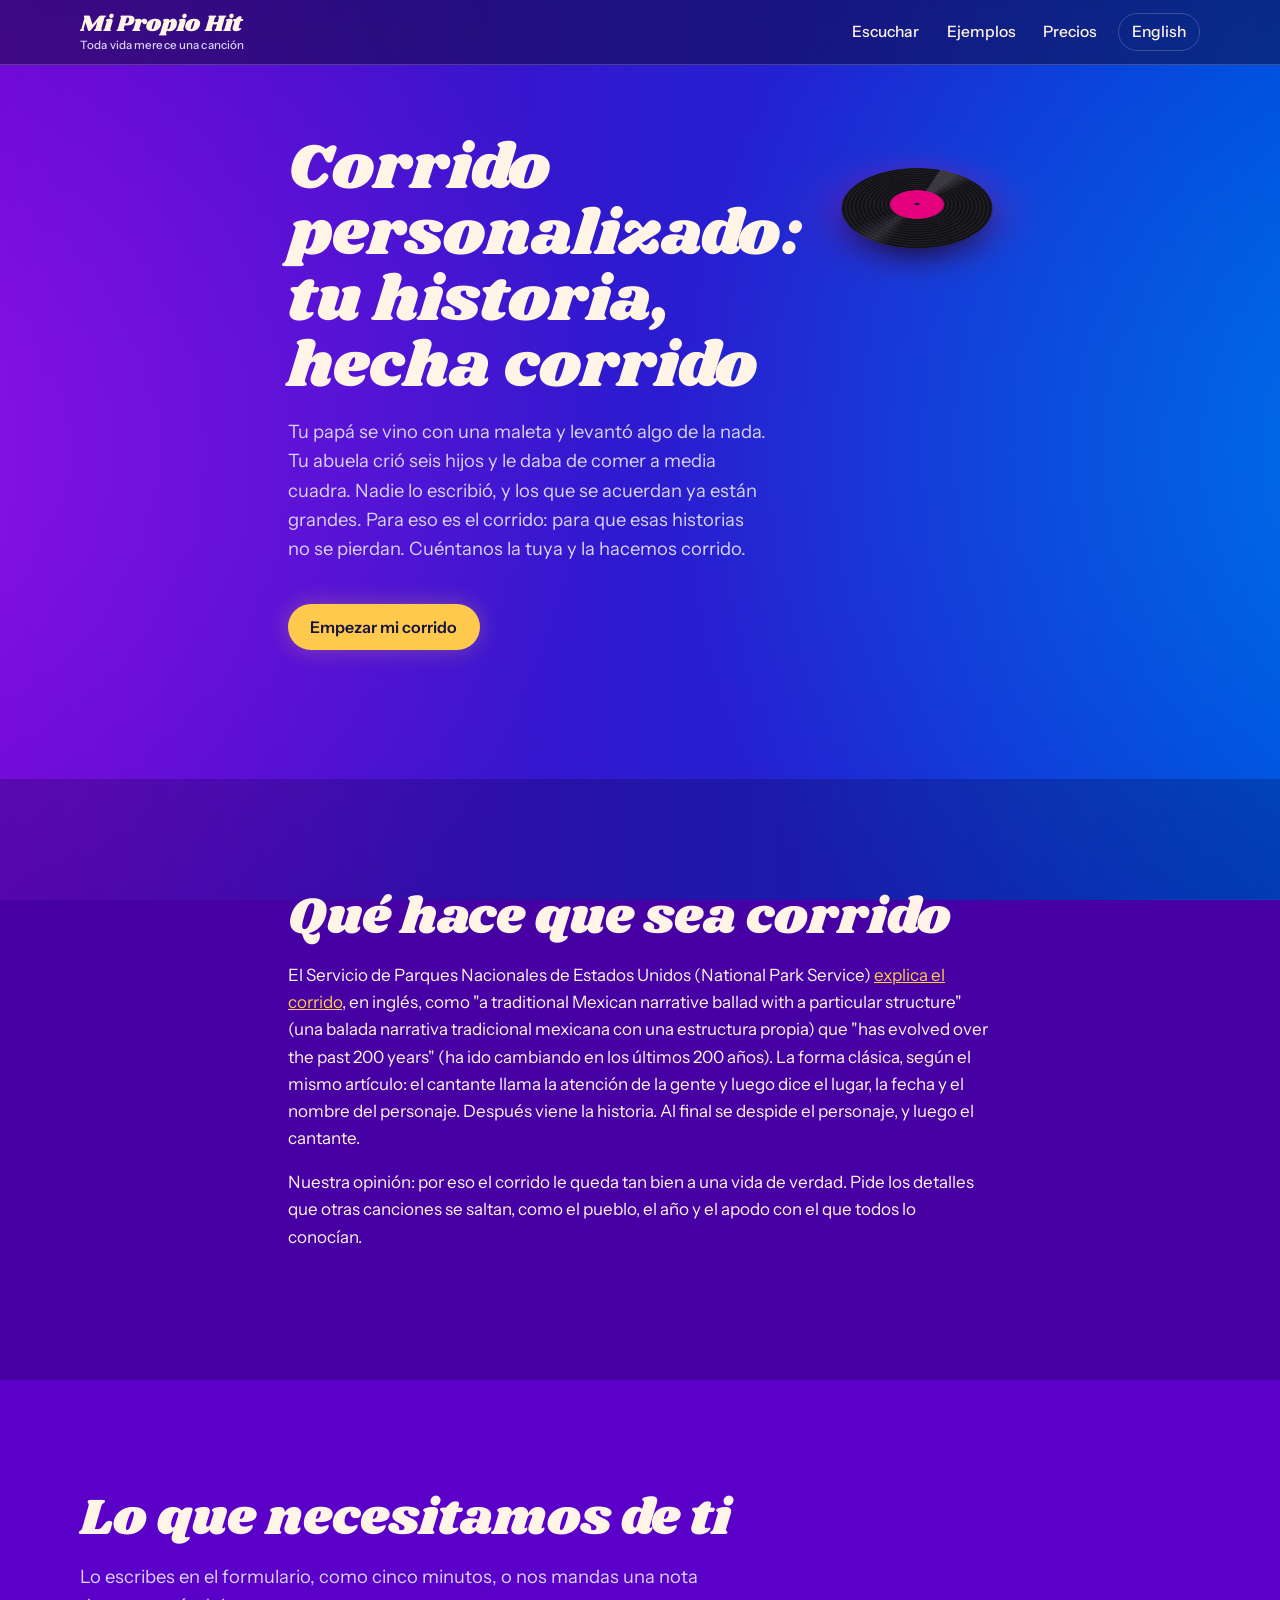
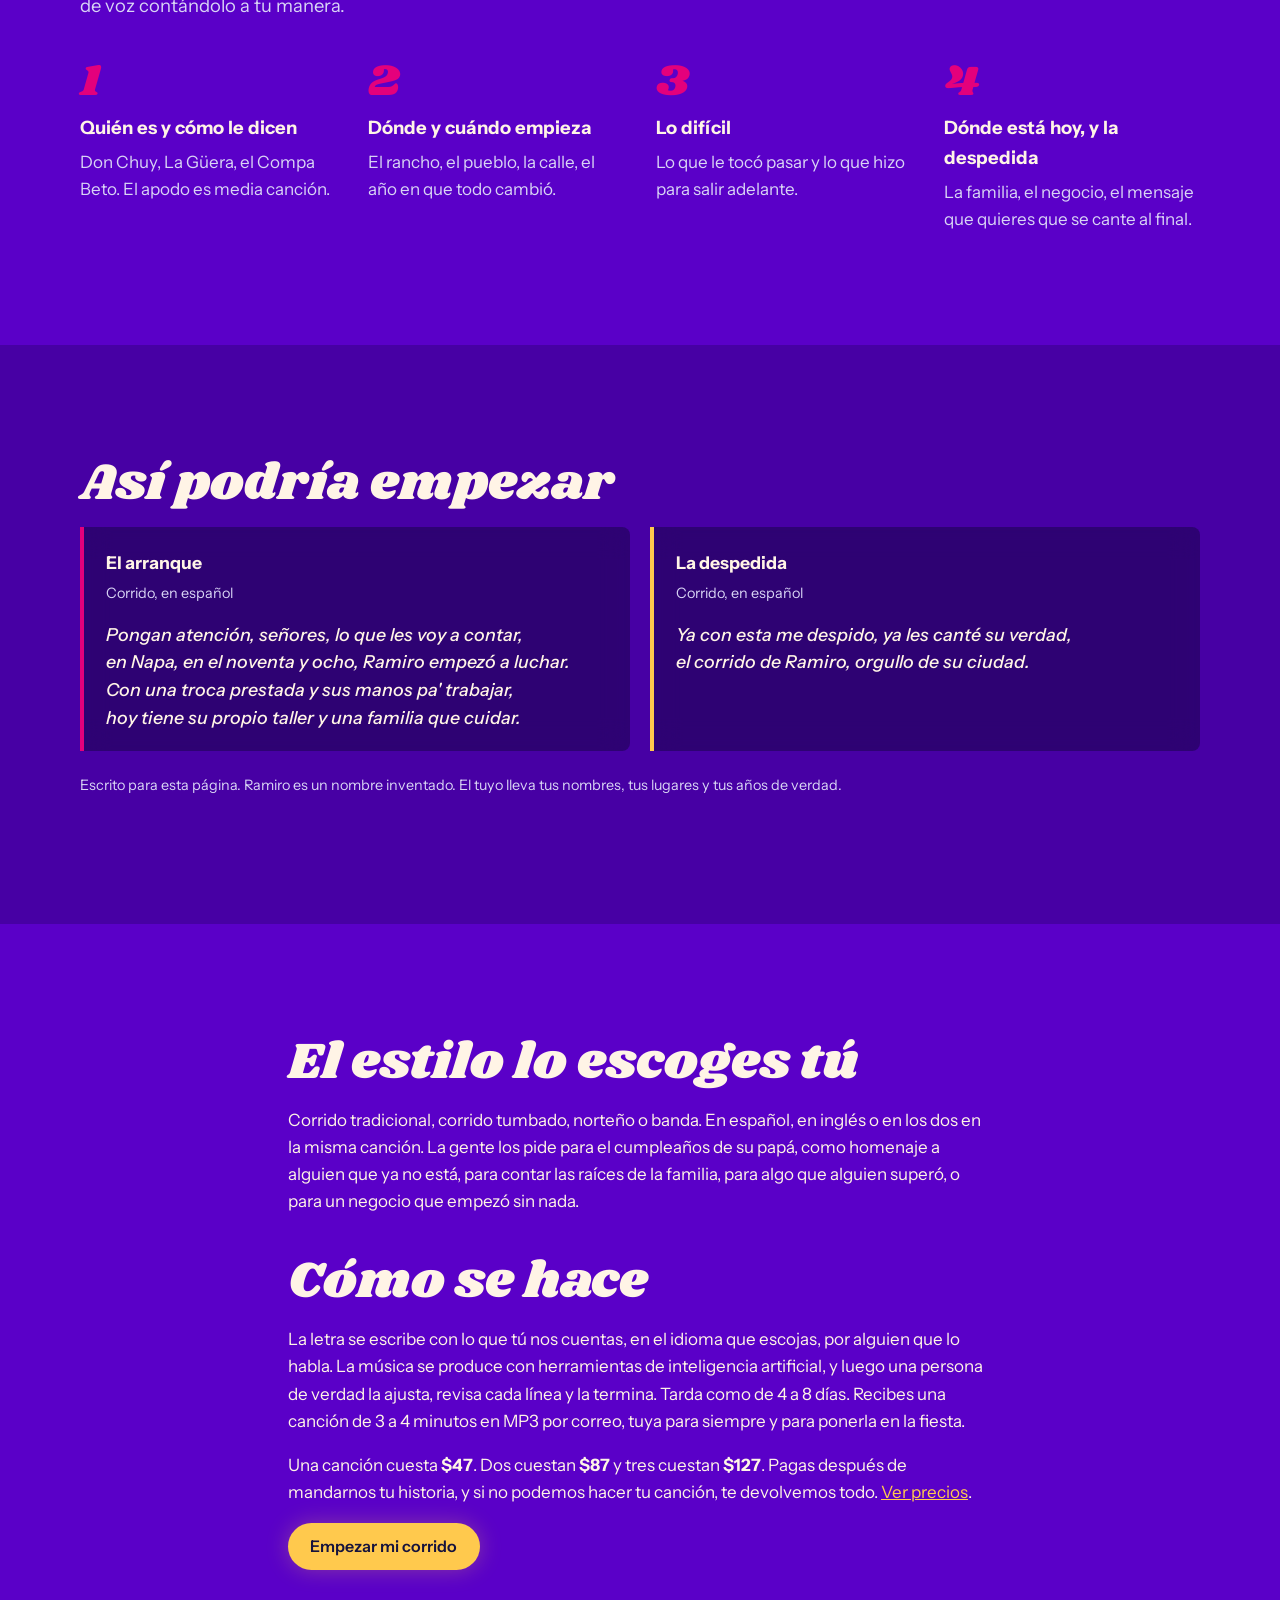
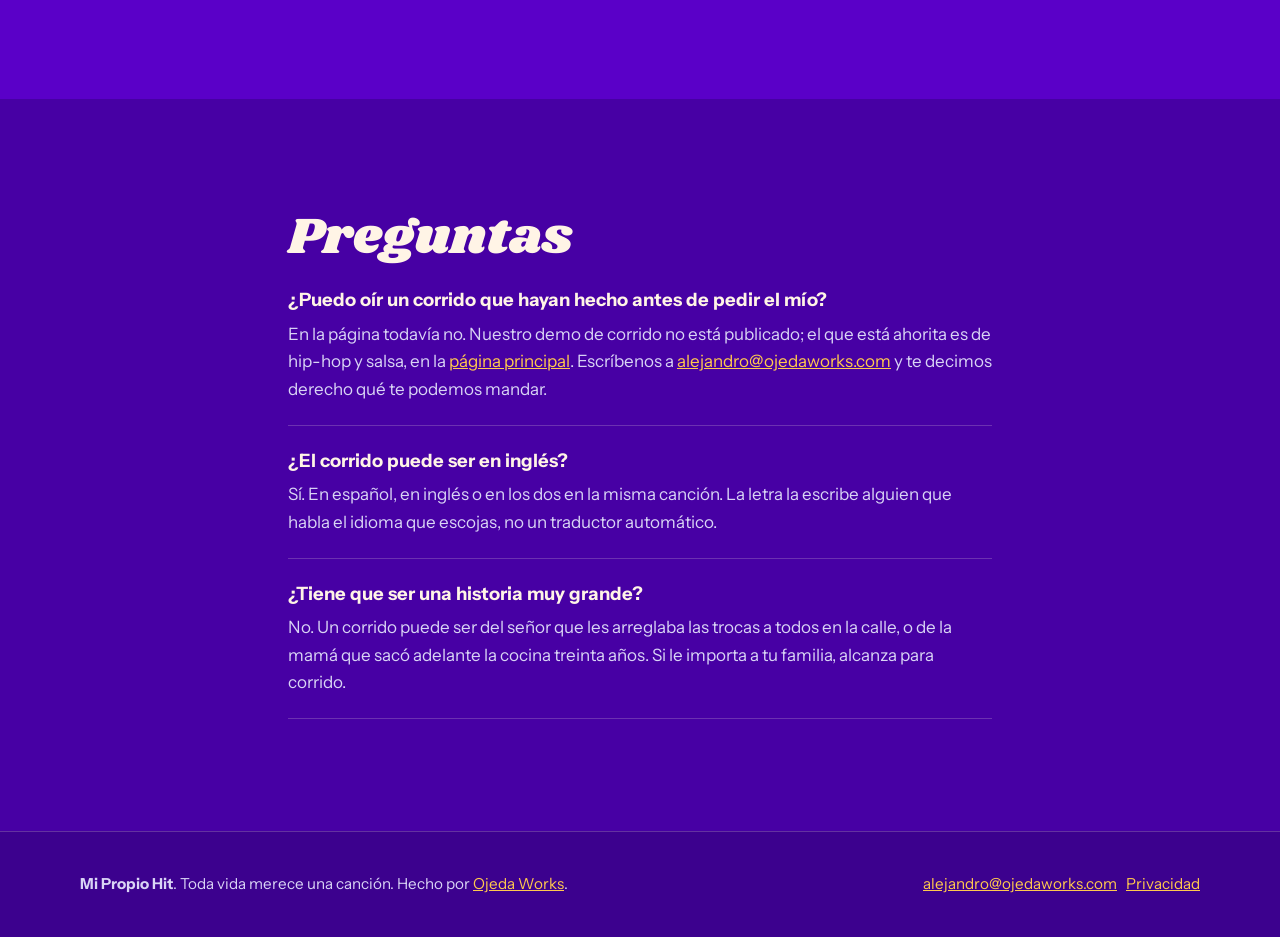
<file: corrido-personalizado.html>
<!doctype html>
<html lang="es">
<head>
<meta charset="utf-8">
<meta name="viewport" content="width=device-width, initial-scale=1">
<title>Corrido personalizado: tu historia hecha corrido | Mi Propio Hit</title>
<meta name="description" content="Un corrido personalizado escrito con tu historia real: los nombres, el pueblo, los años duros y cómo salieron adelante. Tradicional, tumbado, norteño o banda.">
<link rel="canonical" href="https://myownhit.com/corrido-personalizado.html">
<link rel="alternate" hreflang="en" href="https://myownhit.com/custom-corrido.html">
<link rel="alternate" hreflang="es" href="https://myownhit.com/corrido-personalizado.html">
<link rel="alternate" hreflang="x-default" href="https://myownhit.com/custom-corrido.html">
<meta property="og:type" content="website">
<meta property="og:title" content="Corrido personalizado: tu historia hecha corrido | Mi Propio Hit">
<meta property="og:description" content="Un corrido escrito con tu historia real: los nombres, el pueblo, los años duros y cómo salieron adelante. En español, inglés o los dos.">
<meta property="og:url" content="https://myownhit.com/corrido-personalizado.html">
<meta property="og:image" content="https://myownhit.com/assets/og-card-es.jpg">
<meta property="og:image:width" content="1200">
<meta property="og:image:height" content="630">
<meta property="og:image:alt" content="Mi Propio Hit: Tu historia. Tu canción.">
<meta name="twitter:card" content="summary_large_image">
<meta name="twitter:image" content="https://myownhit.com/assets/og-card-es.jpg">
<meta name="theme-color" content="#5a00c8">
<link rel="apple-touch-icon" href="assets/apple-touch-icon.png">
<link rel="icon" type="image/png" sizes="32x32" href="assets/favicon-32.png">
<link rel="icon" href="data:image/svg+xml,%3Csvg xmlns='http://www.w3.org/2000/svg' viewBox='0 0 32 32'%3E%3Ccircle cx='16' cy='16' r='15' fill='%23111'/%3E%3Ccircle cx='16' cy='16' r='6' fill='%23e4007c'/%3E%3Ccircle cx='16' cy='16' r='1.5' fill='%23fff4e6'/%3E%3C/svg%3E">
<link rel="preconnect" href="https://fonts.googleapis.com">
<link rel="preconnect" href="https://fonts.gstatic.com" crossorigin>
<link href="https://fonts.googleapis.com/css2?family=Instrument+Sans:ital,wght@0,400;0,500;0,600;1,500&family=Shrikhand&display=swap" rel="stylesheet">
<link rel="stylesheet" href="assets/site.css?v=20261016a">
<script type="application/ld+json">
{
  "@context":"https://schema.org",
  "@type":"Service",
  "@id":"https://myownhit.com/corrido-personalizado.html#service",
  "name":"Corrido personalizado",
  "url":"https://myownhit.com/corrido-personalizado.html",
  "serviceType":"Corrido personalizado",
  "description":"Un corrido de 3 a 4 minutos escrito con la historia real del cliente (nombres, lugares, fechas) y producido en estilo tradicional, tumbado, norteño o banda, en español, inglés o los dos.",
  "areaServed":"US",
  "availableLanguage":["Spanish","English"],
  "inLanguage":"es",
  "provider":{"@id":"https://myownhit.com/#org"}
}
</script>
<script type="application/ld+json">
{
 "@context": "https://schema.org",
 "@type": "FAQPage",
 "inLanguage": "es",
 "mainEntity": [
  {
   "@type": "Question",
   "name": "¿Puedo oír un corrido que hayan hecho antes de pedir el mío?",
   "acceptedAnswer": {
    "@type": "Answer",
    "text": "En la página todavía no. Nuestro demo de corrido no está publicado; el que está ahorita es de hip-hop y salsa. Escríbenos a alejandro@ojedaworks.com y te decimos derecho qué te podemos mandar."
   }
  },
  {
   "@type": "Question",
   "name": "¿El corrido puede ser en inglés?",
   "acceptedAnswer": {
    "@type": "Answer",
    "text": "Sí. En español, en inglés o en los dos en la misma canción. La letra la escribe alguien que habla el idioma que escojas, no un traductor automático."
   }
  },
  {
   "@type": "Question",
   "name": "¿Tiene que ser una historia muy grande?",
   "acceptedAnswer": {
    "@type": "Answer",
    "text": "No. Un corrido puede ser del señor que les arreglaba las trocas a todos en la calle, o de la mamá que sacó adelante la cocina treinta años. Si le importa a tu familia, alcanza para corrido."
   }
  }
 ]
}
</script>
<script type="application/ld+json">
{
  "@context":"https://schema.org",
  "@type":"Organization",
  "@id":"https://myownhit.com/#org",
  "name":"My Own Hit",
  "alternateName":"Mi Propio Hit",
  "url":"https://myownhit.com/",
  "slogan":"Every life deserves a song",
  "email":"alejandro@ojedaworks.com",
  "parentOrganization":{
    "@type":"Organization",
    "@id":"https://ojedaworks.com/#org",
    "name":"Ojeda Works",
    "url":"https://ojedaworks.com/"
  }
}
</script>
</head>
<body>
<a class="skip" href="#main">Saltar al contenido</a>

<header class="top">
  <div class="wrap">
    <a class="brand" href="es.html"><span class="brand-name">Mi Propio Hit</span><span class="brand-tag">Toda vida merece una canción</span></a>
    <nav aria-label="Principal">
      <a class="hide-sm" href="es.html#listen">Escuchar</a>
      <a class="hide-sm" href="es.html#examples">Ejemplos</a>
      <a href="precios.html">Precios</a>
      <a class="lang" href="custom-corrido.html" hreflang="en" lang="en">English</a>
    </nav>
  </div>
</header>

<main id="main">
  <section class="pricepage">
    <div class="wrap narrow">
      <h1 class="pagetitle">Corrido personalizado: tu historia, hecha corrido</h1>
      <p class="sub">Tu papá se vino con una maleta y levantó algo de la nada. Tu abuela crió seis hijos y le daba de comer a media cuadra. Nadie lo escribió, y los que se acuerdan ya están grandes. Para eso es el corrido: para que esas historias no se pierdan. Cuéntanos la tuya y la hacemos corrido.</p>
      <p><a class="btn btn-gold" href="empezar.html?songs=1">Empezar mi corrido</a></p>
    </div>
  </section>

  <section class="band">
    <div class="wrap narrow">
      <h2>Qué hace que sea corrido</h2>
      <p>El Servicio de Parques Nacionales de Estados Unidos (National Park Service) <a href="https://www.nps.gov/articles/corridos-stories-told-through-song.htm" target="_blank" rel="noopener">explica el corrido</a>, en inglés, como "a traditional Mexican narrative ballad with a particular structure" (una balada narrativa tradicional mexicana con una estructura propia) que "has evolved over the past 200 years" (ha ido cambiando en los últimos 200 años). La forma clásica, según el mismo artículo: el cantante llama la atención de la gente y luego dice el lugar, la fecha y el nombre del personaje. Después viene la historia. Al final se despide el personaje, y luego el cantante.</p>
      <p>Nuestra opinión: por eso el corrido le queda tan bien a una vida de verdad. Pide los detalles que otras canciones se saltan, como el pueblo, el año y el apodo con el que todos lo conocían.</p>
    </div>
  </section>

  <section>
    <div class="wrap">
      <h2>Lo que necesitamos de ti</h2>
      <p class="sub">Lo escribes en el formulario, como cinco minutos, o nos mandas una nota de voz contándolo a tu manera.</p>
      <ol class="steps">
        <li><h3>Quién es y cómo le dicen</h3><p>Don Chuy, La Güera, el Compa Beto. El apodo es media canción.</p></li>
        <li><h3>Dónde y cuándo empieza</h3><p>El rancho, el pueblo, la calle, el año en que todo cambió.</p></li>
        <li><h3>Lo difícil</h3><p>Lo que le tocó pasar y lo que hizo para salir adelante.</p></li>
        <li><h3>Dónde está hoy, y la despedida</h3><p>La familia, el negocio, el mensaje que quieres que se cante al final.</p></li>
      </ol>
    </div>
  </section>

  <section class="band">
    <div class="wrap">
      <h2>Así podría empezar</h2>
      <div class="lyrics">
        <article class="lyric">
          <h3>El arranque</h3>
          <p class="style">Corrido, en español</p>
          <blockquote>Pongan atención, señores, lo que les voy a contar,
en Napa, en el noventa y ocho, Ramiro empezó a luchar.
Con una troca prestada y sus manos pa' trabajar,
hoy tiene su propio taller y una familia que cuidar.</blockquote>
        </article>
        <article class="lyric">
          <h3>La despedida</h3>
          <p class="style">Corrido, en español</p>
          <blockquote>Ya con esta me despido, ya les canté su verdad,
el corrido de Ramiro, orgullo de su ciudad.</blockquote>
        </article>
      </div>
      <p class="fine">Escrito para esta página. Ramiro es un nombre inventado. El tuyo lleva tus nombres, tus lugares y tus años de verdad.</p>
    </div>
  </section>

  <section>
    <div class="wrap narrow">
      <h2>El estilo lo escoges tú</h2>
      <p>Corrido tradicional, corrido tumbado, norteño o banda. En español, en inglés o en los dos en la misma canción. La gente los pide para el cumpleaños de su papá, como homenaje a alguien que ya no está, para contar las raíces de la familia, para algo que alguien superó, o para un negocio que empezó sin nada.</p>
      <h2 style="margin-top:2.5rem">Cómo se hace</h2>
      <p>La letra se escribe con lo que tú nos cuentas, en el idioma que escojas, por alguien que lo habla. La música se produce con herramientas de inteligencia artificial, y luego una persona de verdad la ajusta, revisa cada línea y la termina. Tarda como de 4 a 8 días. Recibes una canción de 3 a 4 minutos en MP3 por correo, tuya para siempre y para ponerla en la fiesta.</p>
      <p><span data-launch-only hidden>Precio de lanzamiento: </span>Una canción cuesta <b data-price-now="one">$47</b>. Dos cuestan <b data-price-now="two">$87</b> y tres cuestan <b data-price-now="three">$127</b>. Pagas después de mandarnos tu historia, y si no podemos hacer tu canción, te devolvemos todo. <a href="precios.html">Ver precios</a>.</p>
      <p><a class="btn btn-gold" href="empezar.html?songs=1">Empezar mi corrido</a></p>
    </div>
  </section>

  <section id="faq" class="band">
    <div class="wrap narrow faq">
      <h2>Preguntas</h2>
      <div class="qa"><h3>¿Puedo oír un corrido que hayan hecho antes de pedir el mío?</h3><p>En la página todavía no. Nuestro demo de corrido no está publicado; el que está ahorita es de hip-hop y salsa, en la <a href="es.html#listen">página principal</a>. Escríbenos a <a href="mailto:alejandro@ojedaworks.com?subject=Pregunta%20sobre%20corrido">alejandro@ojedaworks.com</a> y te decimos derecho qué te podemos mandar.</p></div>
      <div class="qa"><h3>¿El corrido puede ser en inglés?</h3><p>Sí. En español, en inglés o en los dos en la misma canción. La letra la escribe alguien que habla el idioma que escojas, no un traductor automático.</p></div>
      <div class="qa"><h3>¿Tiene que ser una historia muy grande?</h3><p>No. Un corrido puede ser del señor que les arreglaba las trocas a todos en la calle, o de la mamá que sacó adelante la cocina treinta años. Si le importa a tu familia, alcanza para corrido.</p></div>
    </div>
  </section>
</main>

<footer>
  <div class="wrap">
    <span><b>Mi Propio Hit</b>. Toda vida merece una canción. Hecho por <a href="https://ojedaworks.com/es.html">Ojeda Works</a>.</span>
    <span><a href="mailto:alejandro@ojedaworks.com">alejandro@ojedaworks.com</a> &nbsp; <a href="privacidad.html">Privacidad</a></span>
  </div>
</footer>

<script src="assets/prices.js?v=20261022a"></script>
<script src="assets/site.js?v=20261022a"></script>
<script src="assets/motion.js?v=20261016a"></script>
</body>
</html>
</file>
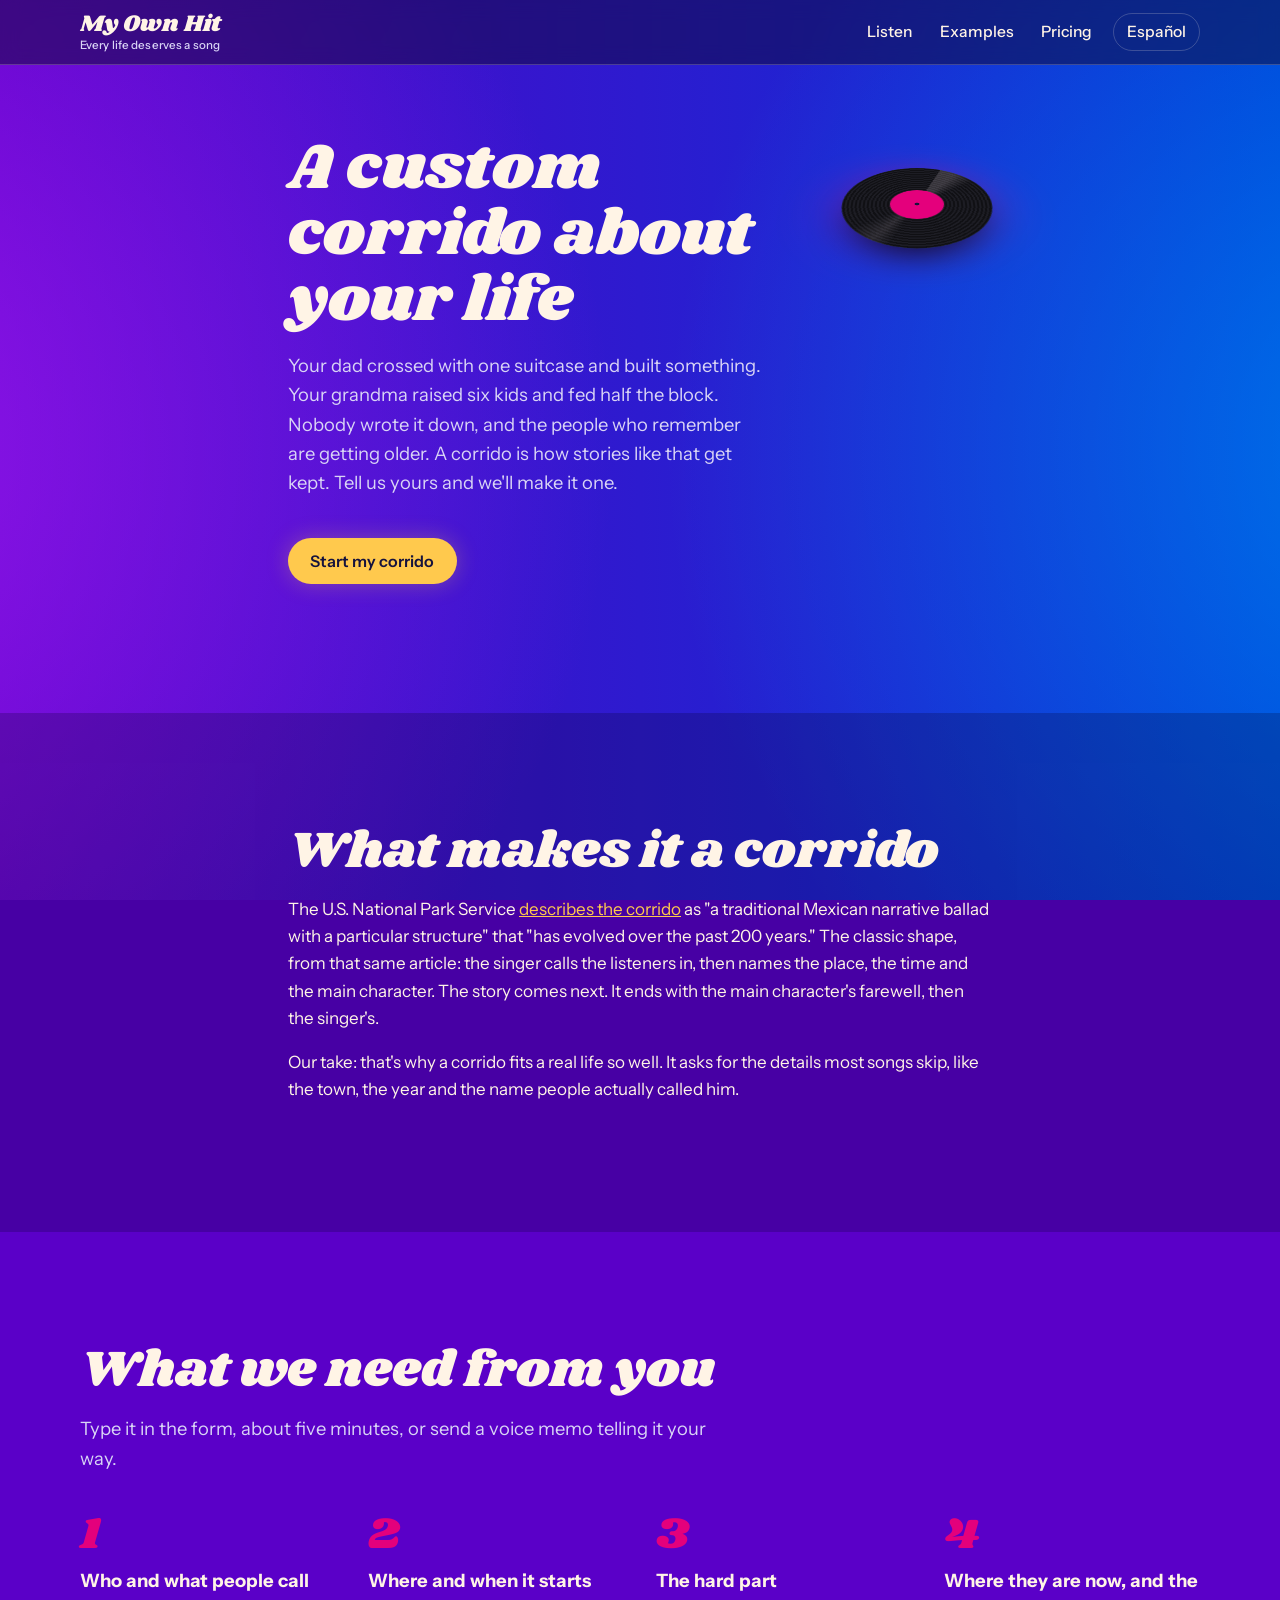
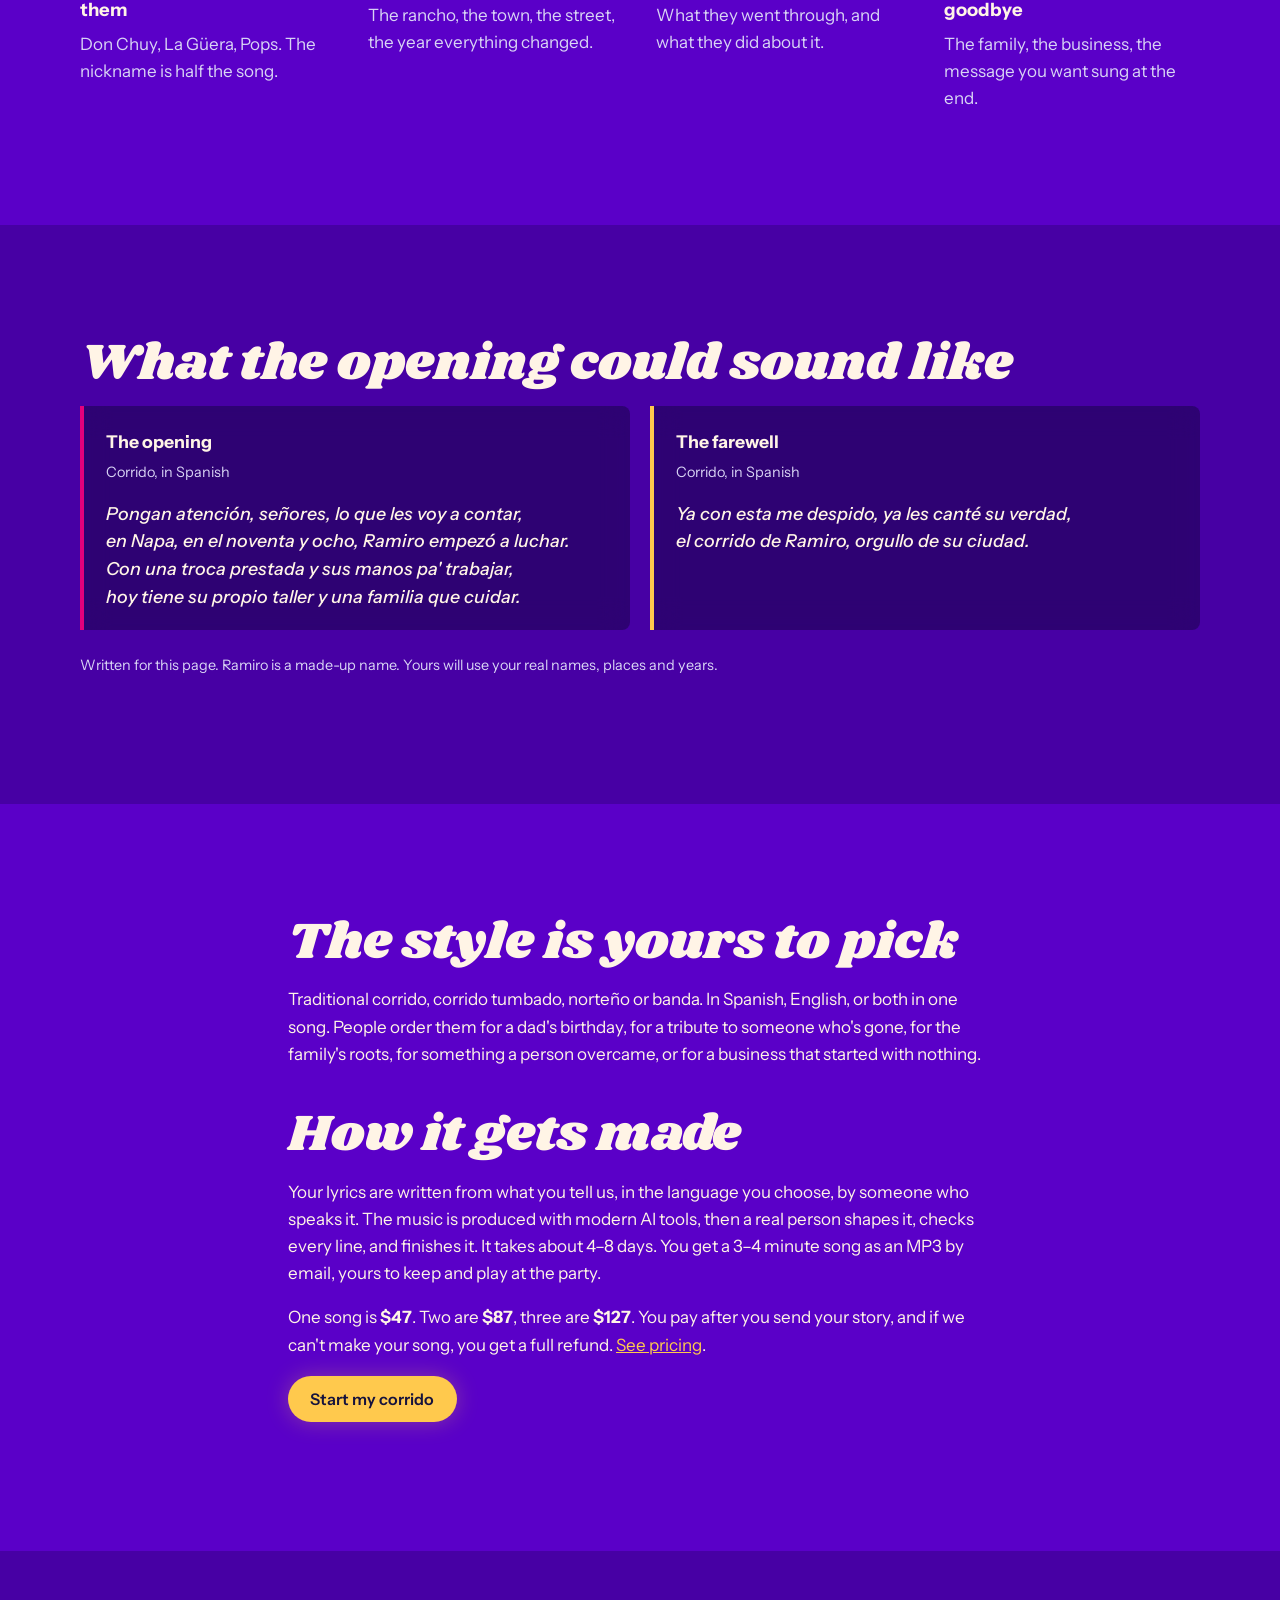
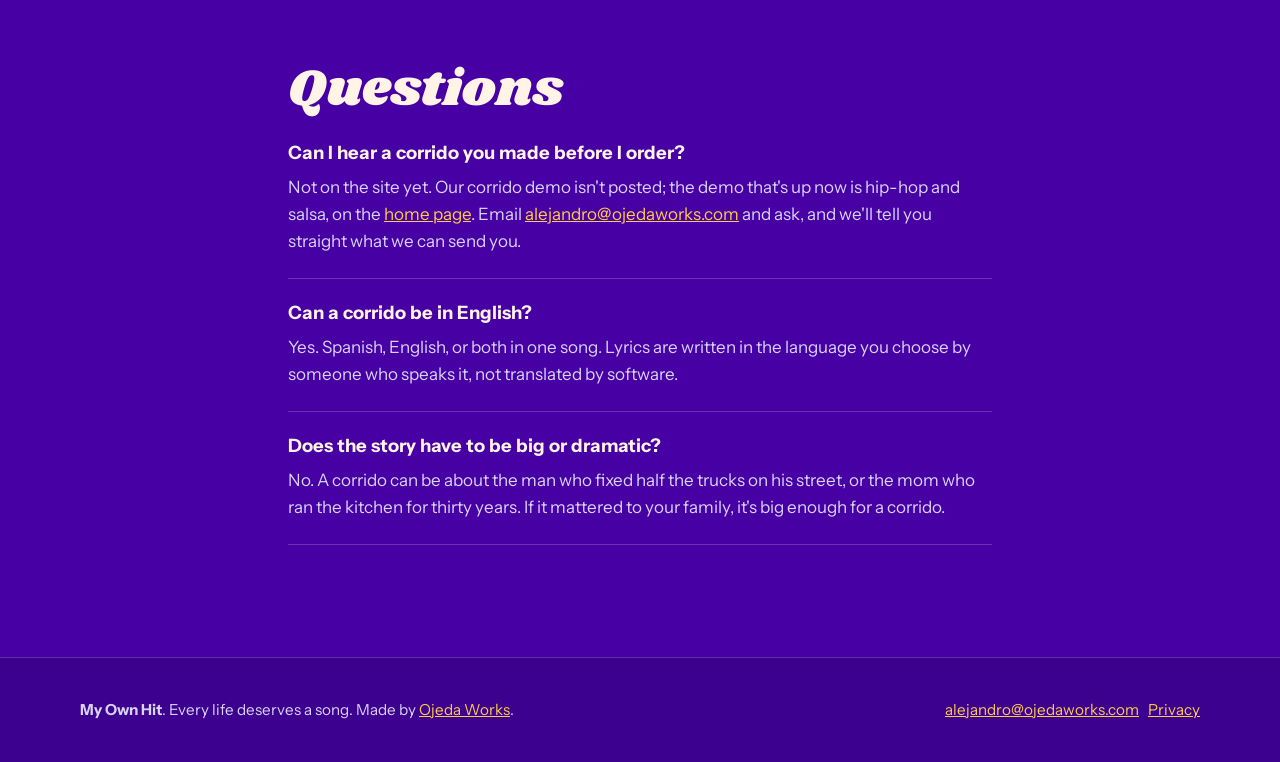
<file: custom-corrido.html>
<!doctype html>
<html lang="en">
<head>
<meta charset="utf-8">
<meta name="viewport" content="width=device-width, initial-scale=1">
<title>Custom Corrido: A Corrido About Your Life | My Own Hit</title>
<meta name="description" content="A custom corrido written from a real life story: the names, the town, the hard years, the win. Traditional, tumbado, norteño or banda, in Spanish or English.">
<link rel="canonical" href="https://myownhit.com/custom-corrido.html">
<link rel="alternate" hreflang="en" href="https://myownhit.com/custom-corrido.html">
<link rel="alternate" hreflang="es" href="https://myownhit.com/corrido-personalizado.html">
<link rel="alternate" hreflang="x-default" href="https://myownhit.com/custom-corrido.html">
<meta property="og:type" content="website">
<meta property="og:title" content="Custom Corrido: A Corrido About Your Life | My Own Hit">
<meta property="og:description" content="A custom corrido written from a real life story: the names, the town, the hard years, the win. In Spanish, English, or both.">
<meta property="og:url" content="https://myownhit.com/custom-corrido.html">
<meta property="og:image" content="https://myownhit.com/assets/og-card.jpg">
<meta property="og:image:width" content="1200">
<meta property="og:image:height" content="630">
<meta property="og:image:alt" content="My Own Hit: Your story. Your song.">
<meta name="twitter:card" content="summary_large_image">
<meta name="twitter:image" content="https://myownhit.com/assets/og-card.jpg">
<meta name="theme-color" content="#5a00c8">
<link rel="apple-touch-icon" href="assets/apple-touch-icon.png">
<link rel="icon" type="image/png" sizes="32x32" href="assets/favicon-32.png">
<link rel="icon" href="data:image/svg+xml,%3Csvg xmlns='http://www.w3.org/2000/svg' viewBox='0 0 32 32'%3E%3Ccircle cx='16' cy='16' r='15' fill='%23111'/%3E%3Ccircle cx='16' cy='16' r='6' fill='%23e4007c'/%3E%3Ccircle cx='16' cy='16' r='1.5' fill='%23fff4e6'/%3E%3C/svg%3E">
<link rel="preconnect" href="https://fonts.googleapis.com">
<link rel="preconnect" href="https://fonts.gstatic.com" crossorigin>
<link href="https://fonts.googleapis.com/css2?family=Instrument+Sans:ital,wght@0,400;0,500;0,600;1,500&family=Shrikhand&display=swap" rel="stylesheet">
<link rel="stylesheet" href="assets/site.css?v=20261016a">
<script type="application/ld+json">
{
  "@context":"https://schema.org",
  "@type":"Service",
  "@id":"https://myownhit.com/custom-corrido.html#service",
  "name":"Custom corrido",
  "url":"https://myownhit.com/custom-corrido.html",
  "serviceType":"Custom corrido song",
  "description":"A 3–4 minute corrido written from the customer's real story (names, places, dates) and produced in a traditional, tumbado, norteño or banda style, in Spanish, English, or both.",
  "areaServed":"US",
  "availableLanguage":["English","Spanish"],
  "provider":{"@id":"https://myownhit.com/#org"}
}
</script>
<script type="application/ld+json">
{
 "@context": "https://schema.org",
 "@type": "FAQPage",
 "mainEntity": [
  {
   "@type": "Question",
   "name": "Can I hear a corrido you made before I order?",
   "acceptedAnswer": {
    "@type": "Answer",
    "text": "Not on the site yet. Our corrido demo isn't posted; the demo that's up now is hip-hop and salsa. Email alejandro@ojedaworks.com and ask, and we'll tell you straight what we can send you."
   }
  },
  {
   "@type": "Question",
   "name": "Can a corrido be in English?",
   "acceptedAnswer": {
    "@type": "Answer",
    "text": "Yes. Spanish, English, or both in one song. Lyrics are written in the language you choose by someone who speaks it, not translated by software."
   }
  },
  {
   "@type": "Question",
   "name": "Does the story have to be big or dramatic?",
   "acceptedAnswer": {
    "@type": "Answer",
    "text": "No. A corrido can be about the man who fixed half the trucks on his street, or the mom who ran the kitchen for thirty years. If it mattered to your family, it's big enough for a corrido."
   }
  }
 ]
}
</script>
<script type="application/ld+json">
{
  "@context":"https://schema.org",
  "@type":"Organization",
  "@id":"https://myownhit.com/#org",
  "name":"My Own Hit",
  "alternateName":"Mi Propio Hit",
  "url":"https://myownhit.com/",
  "slogan":"Every life deserves a song",
  "email":"alejandro@ojedaworks.com",
  "parentOrganization":{
    "@type":"Organization",
    "@id":"https://ojedaworks.com/#org",
    "name":"Ojeda Works",
    "url":"https://ojedaworks.com/"
  }
}
</script>
</head>
<body>
<a class="skip" href="#main">Skip to content</a>

<header class="top">
  <div class="wrap">
    <a class="brand" href="./"><span class="brand-name">My Own Hit</span><span class="brand-tag">Every life deserves a song</span></a>
    <nav aria-label="Main">
      <a class="hide-sm" href="./#listen">Listen</a>
      <a class="hide-sm" href="./#examples">Examples</a>
      <a href="pricing.html">Pricing</a>
      <a class="lang" href="corrido-personalizado.html" hreflang="es" lang="es">Español</a>
    </nav>
  </div>
</header>

<main id="main">
  <section class="pricepage">
    <div class="wrap narrow">
      <h1 class="pagetitle">A custom corrido about your life</h1>
      <p class="sub">Your dad crossed with one suitcase and built something. Your grandma raised six kids and fed half the block. Nobody wrote it down, and the people who remember are getting older. A corrido is how stories like that get kept. Tell us yours and we'll make it one.</p>
      <p><a class="btn btn-gold" href="start.html?songs=1">Start my corrido</a></p>
    </div>
  </section>

  <section class="band">
    <div class="wrap narrow">
      <h2>What makes it a corrido</h2>
      <p>The U.S. National Park Service <a href="https://www.nps.gov/articles/corridos-stories-told-through-song.htm" target="_blank" rel="noopener">describes the corrido</a> as "a traditional Mexican narrative ballad with a particular structure" that "has evolved over the past 200 years." The classic shape, from that same article: the singer calls the listeners in, then names the place, the time and the main character. The story comes next. It ends with the main character's farewell, then the singer's.</p>
      <p>Our take: that's why a corrido fits a real life so well. It asks for the details most songs skip, like the town, the year and the name people actually called him.</p>
    </div>
  </section>

  <section>
    <div class="wrap">
      <h2>What we need from you</h2>
      <p class="sub">Type it in the form, about five minutes, or send a voice memo telling it your way.</p>
      <ol class="steps">
        <li><h3>Who and what people call them</h3><p>Don Chuy, La Güera, Pops. The nickname is half the song.</p></li>
        <li><h3>Where and when it starts</h3><p>The rancho, the town, the street, the year everything changed.</p></li>
        <li><h3>The hard part</h3><p>What they went through, and what they did about it.</p></li>
        <li><h3>Where they are now, and the goodbye</h3><p>The family, the business, the message you want sung at the end.</p></li>
      </ol>
    </div>
  </section>

  <section class="band">
    <div class="wrap">
      <h2>What the opening could sound like</h2>
      <div class="lyrics">
        <article class="lyric">
          <h3>The opening</h3>
          <p class="style">Corrido, in Spanish</p>
          <blockquote>Pongan atención, señores, lo que les voy a contar,
en Napa, en el noventa y ocho, Ramiro empezó a luchar.
Con una troca prestada y sus manos pa' trabajar,
hoy tiene su propio taller y una familia que cuidar.</blockquote>
        </article>
        <article class="lyric">
          <h3>The farewell</h3>
          <p class="style">Corrido, in Spanish</p>
          <blockquote>Ya con esta me despido, ya les canté su verdad,
el corrido de Ramiro, orgullo de su ciudad.</blockquote>
        </article>
      </div>
      <p class="fine">Written for this page. Ramiro is a made-up name. Yours will use your real names, places and years.</p>
    </div>
  </section>

  <section>
    <div class="wrap narrow">
      <h2>The style is yours to pick</h2>
      <p>Traditional corrido, corrido tumbado, norteño or banda. In Spanish, English, or both in one song. People order them for a dad's birthday, for a tribute to someone who's gone, for the family's roots, for something a person overcame, or for a business that started with nothing.</p>
      <h2 style="margin-top:2.5rem">How it gets made</h2>
      <p>Your lyrics are written from what you tell us, in the language you choose, by someone who speaks it. The music is produced with modern AI tools, then a real person shapes it, checks every line, and finishes it. It takes about 4–8 days. You get a 3–4 minute song as an MP3 by email, yours to keep and play at the party.</p>
      <p><span data-launch-only hidden>Launch price: </span>One song is <b data-price-now="one">$47</b>. Two are <b data-price-now="two">$87</b>, three are <b data-price-now="three">$127</b>. You pay after you send your story, and if we can't make your song, you get a full refund. <a href="pricing.html">See pricing</a>.</p>
      <p><a class="btn btn-gold" href="start.html?songs=1">Start my corrido</a></p>
    </div>
  </section>

  <section id="faq" class="band">
    <div class="wrap narrow faq">
      <h2>Questions</h2>
      <div class="qa"><h3>Can I hear a corrido you made before I order?</h3><p>Not on the site yet. Our corrido demo isn't posted; the demo that's up now is hip-hop and salsa, on the <a href="./#listen">home page</a>. Email <a href="mailto:alejandro@ojedaworks.com?subject=Corrido%20question">alejandro@ojedaworks.com</a> and ask, and we'll tell you straight what we can send you.</p></div>
      <div class="qa"><h3>Can a corrido be in English?</h3><p>Yes. Spanish, English, or both in one song. Lyrics are written in the language you choose by someone who speaks it, not translated by software.</p></div>
      <div class="qa"><h3>Does the story have to be big or dramatic?</h3><p>No. A corrido can be about the man who fixed half the trucks on his street, or the mom who ran the kitchen for thirty years. If it mattered to your family, it's big enough for a corrido.</p></div>
    </div>
  </section>
</main>

<footer>
  <div class="wrap">
    <span><b>My Own Hit</b>. Every life deserves a song. Made by <a href="https://ojedaworks.com">Ojeda Works</a>.</span>
    <span><a href="mailto:alejandro@ojedaworks.com">alejandro@ojedaworks.com</a> &nbsp; <a href="privacy.html">Privacy</a></span>
  </div>
</footer>

<script src="assets/prices.js?v=20261022a"></script>
<script src="assets/site.js?v=20261022a"></script>
<script src="assets/motion.js?v=20261016a"></script>
</body>
</html>
</file>
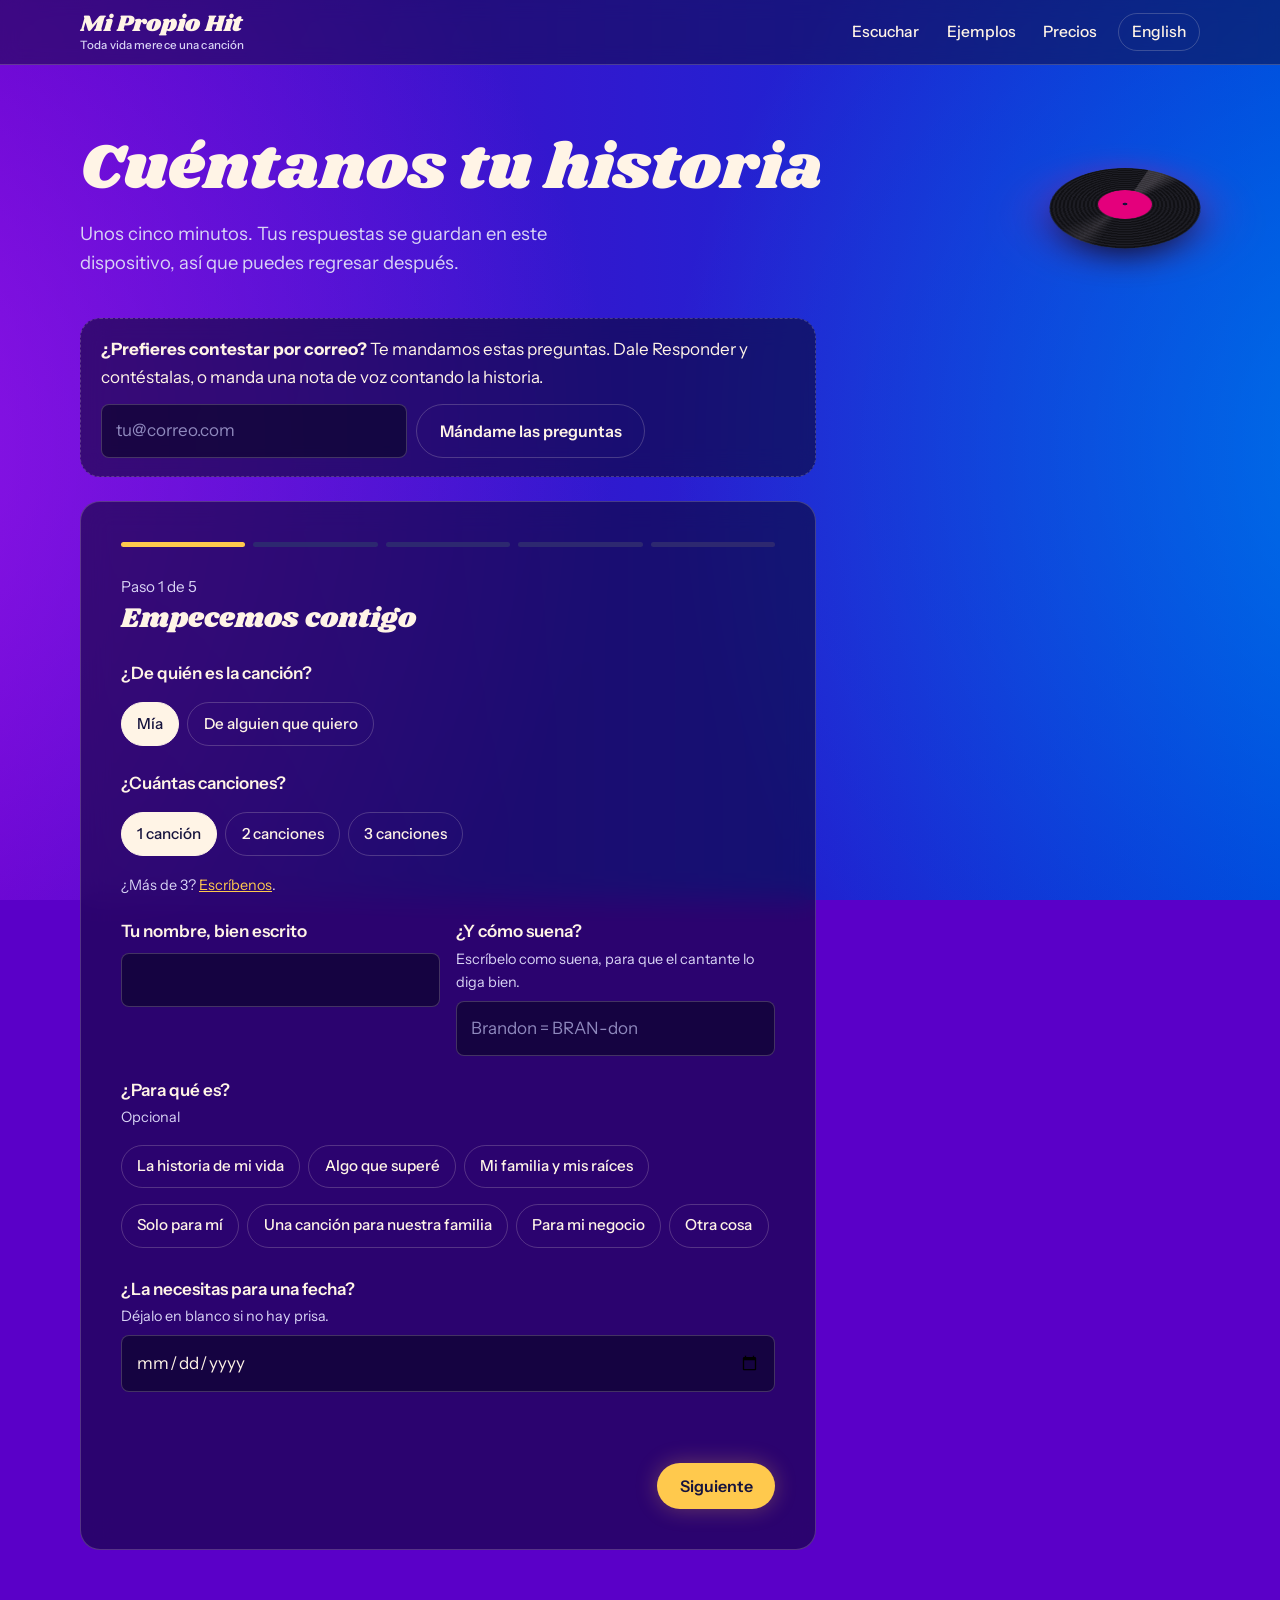
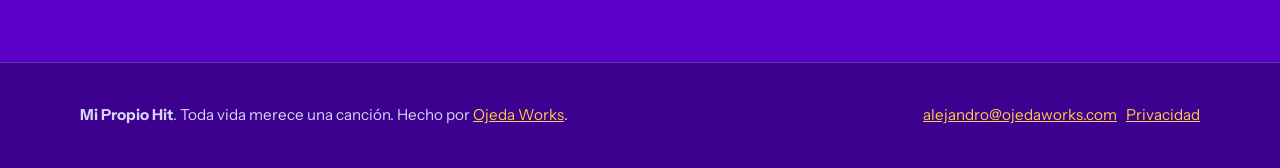
<file: empezar.html>
<!doctype html>
<html lang="es">
<head>
<meta charset="utf-8">
<meta name="viewport" content="width=device-width, initial-scale=1">
<title>Empieza tu canción | Mi Propio Hit</title>
<meta name="description" content="Contesta unas preguntas sobre esa persona y escribimos y producimos su canción.">
<link rel="canonical" href="https://myownhit.com/empezar.html">
<link rel="alternate" hreflang="en" href="https://myownhit.com/start.html">
<link rel="alternate" hreflang="es" href="https://myownhit.com/empezar.html">
<link rel="alternate" hreflang="x-default" href="https://myownhit.com/start.html">
<meta property="og:type" content="website">
<meta property="og:title" content="Empieza tu canción | Mi Propio Hit">
<meta property="og:description" content="Contesta unas preguntas sobre esa persona y escribimos y producimos su canción.">
<meta property="og:url" content="https://myownhit.com/empezar.html">
<meta property="og:image" content="https://myownhit.com/assets/og-card-es.jpg">
<meta property="og:image:width" content="1200">
<meta property="og:image:height" content="630">
<meta property="og:image:alt" content="Mi Propio Hit: Tu historia. Tu canción.">
<meta name="twitter:card" content="summary_large_image">
<meta name="twitter:image" content="https://myownhit.com/assets/og-card-es.jpg">
<meta name="theme-color" content="#5a00c8">
<link rel="apple-touch-icon" href="assets/apple-touch-icon.png">
<link rel="icon" type="image/png" sizes="32x32" href="assets/favicon-32.png">
<link rel="icon" href="data:image/svg+xml,%3Csvg xmlns='http://www.w3.org/2000/svg' viewBox='0 0 32 32'%3E%3Ccircle cx='16' cy='16' r='15' fill='%23111'/%3E%3Ccircle cx='16' cy='16' r='6' fill='%23e4007c'/%3E%3Ccircle cx='16' cy='16' r='1.5' fill='%23fff4e6'/%3E%3C/svg%3E">
<link rel="preconnect" href="https://fonts.googleapis.com">
<link rel="preconnect" href="https://fonts.gstatic.com" crossorigin>
<link href="https://fonts.googleapis.com/css2?family=Instrument+Sans:ital,wght@0,400;0,500;0,600;1,500&family=Shrikhand&display=swap" rel="stylesheet">
<link rel="stylesheet" href="assets/site.css?v=20261016a">
<script type="application/ld+json">
{
  "@context":"https://schema.org",
  "@type":"Organization",
  "@id":"https://myownhit.com/#org",
  "name":"My Own Hit",
  "alternateName":"Mi Propio Hit",
  "url":"https://myownhit.com/",
  "slogan":"Toda vida merece una canción",
  "email":"alejandro@ojedaworks.com",
  "parentOrganization":{
    "@type":"Organization",
    "@id":"https://ojedaworks.com/#org",
    "name":"Ojeda Works",
    "url":"https://ojedaworks.com/"
  }
}
</script>
</head>
<body>
<a class="skip" href="#main">Saltar al contenido</a>

<header class="top">
  <div class="wrap">
    <a class="brand" href="es.html"><span class="brand-name">Mi Propio Hit</span><span class="brand-tag">Toda vida merece una canción</span></a>
    <nav aria-label="Principal">
      <a class="hide-sm" href="es.html#listen">Escuchar</a>
      <a class="hide-sm" href="es.html#examples">Ejemplos</a>
      <a href="precios.html">Precios</a>
      <a class="lang" href="start.html" hreflang="en" lang="en">English</a>
    </nav>
  </div>
</header>

<main id="main">
  <section id="start" class="startpage">
    <div class="wrap">
      <h1 class="pagetitle">Cuéntanos tu historia</h1>
      <p class="sub">Unos cinco minutos. Tus respuestas se guardan en este dispositivo, así que puedes regresar después.</p>
      <div class="byemail">
        <p class="eq-text"><b>¿Prefieres contestar por correo?</b> Te mandamos estas preguntas. Dale Responder y contéstalas, o manda una nota de voz contando la historia.</p>
        <p class="eq-sent" hidden><b>También te mandamos estas preguntas por correo.</b> ¿Prefieres contestar ahí? Solo dale Responder, o manda una nota de voz contando la historia.</p>
        <form class="email-q signup" novalidate>
          <label class="hp">Deja esto vacío <input type="text" name="_honey" tabindex="-1" autocomplete="off"></label>
          <input type="email" name="email" placeholder="tu@correo.com" aria-label="Tu correo" autocomplete="email" required>
          <button class="btn btn-ghost" type="submit">Mándame las preguntas</button>
        </form>
        <p class="eq-msg" aria-live="polite"></p>
      </div>
      <div class="wizard">
        <ol class="progress" aria-hidden="true"><li></li><li></li><li></li><li></li><li></li></ol>

        <form id="song-form" novalidate>
          <label class="hp">Deja esto vacío <input type="text" name="_honey" tabindex="-1" autocomplete="off"></label>

          <div class="wstep">
            <p class="stepname">Paso 1 de 5</p>
            <h3><span data-me="Empecemos contigo" data-them="¿De quién es?">Empecemos contigo</span></h3>
            <fieldset class="chips about" data-q="¿De quién es la canción?">
              <legend class="lbl">¿De quién es la canción?</legend>
              <label><input type="radio" name="about" value="me" checked><span>Mía</span></label>
              <label><input type="radio" name="about" value="someone"><span>De alguien que quiero</span></label>
            </fieldset>
            <fieldset class="field chips" id="f-songs" data-q="Cuántas canciones">
              <legend class="lbl">¿Cuántas canciones?</legend>
              <label><input type="radio" name="songs" value="1" checked><span>1 canción</span></label>
              <label><input type="radio" name="songs" value="2"><span>2 canciones</span></label>
              <label><input type="radio" name="songs" value="3"><span>3 canciones</span></label>
            </fieldset>
            <p class="help songs-help">¿Más de 3? <a href="precios.html#more">Escríbenos</a>.</p>
            <div class="two">
              <div class="field"><label for="f-recipient"><span data-me="Tu nombre, bien escrito" data-them="Su nombre, bien escrito">Tu nombre, bien escrito</span></label><input id="f-recipient" name="recipient_name" type="text" required data-q="Canción de" maxlength="60"></div>
              <div class="field"><label for="f-say">¿Y cómo suena?<span class="help">Escríbelo como suena, para que el cantante lo diga bien.</span></label><input id="f-say" name="pronunciation" type="text" data-q="Cómo suena el nombre" placeholder="Brandon = BRAN-don"></div>
            </div>
            <div class="field" data-them-only><label for="f-rel">¿Qué es de ti?</label><input id="f-rel" name="relationship" type="text" placeholder="Mi mamá, mi esposa, mi mejor amigo" data-q="Relación"></div>
            <fieldset class="field chips" id="f-occasion" data-q="Ocasión">
              <legend class="lbl">¿Para qué es?<span class="help">Opcional</span></legend>
              <label data-me-only><input type="radio" name="occasion" value="La historia de mi vida"><span>La historia de mi vida</span></label>
              <label data-me-only><input type="radio" name="occasion" value="Algo que superé"><span>Algo que superé</span></label>
              <label data-me-only><input type="radio" name="occasion" value="Mi familia y mis raíces"><span>Mi familia y mis raíces</span></label>
              <label data-me-only><input type="radio" name="occasion" value="Solo para mí"><span>Solo para mí</span></label>
              <label data-them-only><input type="radio" name="occasion" value="Cumpleaños"><span>Cumpleaños</span></label>
              <label data-them-only><input type="radio" name="occasion" value="Boda o aniversario"><span>Boda o aniversario</span></label>
              <label data-them-only><input type="radio" name="occasion" value="Quinceañera"><span>Quinceañera</span></label>
              <label data-them-only><input type="radio" name="occasion" value="Pedida de mano"><span>Pedida de mano</span></label>
              <label data-them-only><input type="radio" name="occasion" value="Para mi mamá o papá"><span>Para mi mamá o papá</span></label>
              <label data-them-only><input type="radio" name="occasion" value="Homenaje o en memoria"><span>Homenaje o en memoria</span></label>
              <label data-them-only><input type="radio" name="occasion" value="Graduación"><span>Graduación</span></label>
              <label data-them-only><input type="radio" name="occasion" value="Porque sí"><span>Porque sí</span></label>
              <label><input type="radio" name="occasion" value="Una canción para nuestra familia"><span>Una canción para nuestra familia</span></label>
              <label><input type="radio" name="occasion" value="Para mi negocio"><span>Para mi negocio</span></label>
              <label><input type="radio" name="occasion" value="Otra cosa"><span>Otra cosa</span></label>
            </fieldset>
            <div class="field"><label for="f-date">¿La necesitas para una fecha?<span class="help">Déjalo en blanco si no hay prisa.</span></label><input id="f-date" name="needed_by" type="date" data-q="Para cuándo"></div>
          </div>

          <div class="wstep" hidden>
            <p class="stepname">Paso 2 de 5</p>
            <h3><span data-me="Cuéntanos tu historia" data-them="Cuéntanos su historia">Cuéntanos tu historia</span></h3>
            <div class="field"><label for="f-story"><span data-me="Tu historia: de dónde eres, lo que has vivido" data-them="Su historia: de dónde es, lo que ha vivido">Tu historia: de dónde eres, lo que has vivido</span><span class="help">Los detalles reales la hacen tuya: personas, lugares, años, tu carro, tu calle.</span></label>
              <textarea id="f-story" name="story" required data-q="Historia" placeholder="El barrio, los años difíciles, cómo saliste adelante, la gente que estuvo ahí" data-me-ph="El barrio, los años difíciles, cómo saliste adelante, la gente que estuvo ahí" data-them-ph="Cómo se conocieron, lo que ha vivido, lo que significa para ti"></textarea></div>
            <fieldset class="field chips" id="f-arc" data-q="Cómo va la historia">
              <legend class="lbl">¿Cómo va la historia?</legend>
              <label><input type="radio" name="arc" value="Struggle to comeback"><span>Empieza con la lucha y termina con el triunfo</span></label>
              <label><input type="radio" name="arc" value="Real and heavy"><span>Real y pesada, como fue</span></label>
              <label><input type="radio" name="arc" value="Still being written"><span>Todavía se está escribiendo</span></label>
              <label><input type="radio" name="arc" value="Good times"><span>Puros buenos tiempos</span></label>
            </fieldset>
            <div class="field"><label for="f-message">El mensaje: ¿qué quieres que la gente se lleve?<span class="help">Aquí van también los dichos con los que vives.</span></label>
              <textarea id="f-message" name="message" required data-q="Mensaje" placeholder="Nunca te rindas. La familia primero. &quot;Low and slow, nunca rápido.&quot;"></textarea></div>
            <fieldset class="field chips" id="f-feeling" data-q="Sentimiento">
              <legend class="lbl">¿Qué sentimiento quieres que deje?</legend>
              <label><input type="checkbox" name="feeling" value="Proud"><span>Orgullo</span></label>
              <label><input type="checkbox" name="feeling" value="Emotional"><span>Emoción</span></label>
              <label><input type="checkbox" name="feeling" value="Healing"><span>Sanación</span></label>
              <label><input type="checkbox" name="feeling" value="Nostalgic"><span>Nostalgia</span></label>
              <label><input type="checkbox" name="feeling" value="Romantic"><span>Romance</span></label>
              <label><input type="checkbox" name="feeling" value="Hype"><span>Ánimo</span></label>
              <label><input type="checkbox" name="feeling" value="Poetic"><span>Poesía</span></label>
              <label><input type="checkbox" name="feeling" value="Fun"><span>Diversión</span></label>
            </fieldset>
          </div>

          <div class="wstep" hidden>
            <p class="stepname">Paso 3 de 5</p>
            <h3>¿Cómo debe sonar?</h3>
            <fieldset class="field chips styles" id="f-style" data-q="Estilo">
              <legend class="lbl">Estilo<span class="help">Elige los que quieras. ¿No sabes? Escoge "Tú decide."</span></legend>
              <p class="chip-group">Oldies y soul</p>
              <label><input type="checkbox" name="style" value="Lowrider oldies"><span>Oldies lowrider</span></label>
              <label><input type="checkbox" name="style" value="Soul"><span>Soul</span></label>
              <label><input type="checkbox" name="style" value="R&amp;B"><span>R&amp;B</span></label>
              <label><input type="checkbox" name="style" value="Funk"><span>Funk</span></label>
              <label><input type="checkbox" name="style" value="Doo-wop"><span>Doo-wop</span></label>
              <label><input type="checkbox" name="style" value="Motown"><span>Motown</span></label>
              <p class="chip-group">Hip-hop</p>
              <label><input type="checkbox" name="style" value="Hip-hop"><span>Hip-hop</span></label>
              <label><input type="checkbox" name="style" value="Rap"><span>Rap</span></label>
              <label><input type="checkbox" name="style" value="Trap"><span>Trap</span></label>
              <label><input type="checkbox" name="style" value="Boom bap"><span>Boom bap</span></label>
              <p class="chip-group">Latino</p>
              <label><input type="checkbox" name="style" value="Corrido"><span>Corrido</span></label>
              <label><input type="checkbox" name="style" value="Corrido tumbado"><span>Corrido tumbado</span></label>
              <label><input type="checkbox" name="style" value="Norteño"><span>Norteño</span></label>
              <label><input type="checkbox" name="style" value="Banda"><span>Banda</span></label>
              <label><input type="checkbox" name="style" value="Mariachi"><span>Mariachi</span></label>
              <label><input type="checkbox" name="style" value="Ranchera"><span>Ranchera</span></label>
              <label><input type="checkbox" name="style" value="Cumbia"><span>Cumbia</span></label>
              <label><input type="checkbox" name="style" value="Bachata"><span>Bachata</span></label>
              <label><input type="checkbox" name="style" value="Salsa"><span>Salsa</span></label>
              <label><input type="checkbox" name="style" value="Reggaeton"><span>Reguetón</span></label>
              <label><input type="checkbox" name="style" value="Bolero"><span>Bolero</span></label>
              <label><input type="checkbox" name="style" value="Balada"><span>Balada</span></label>
              <p class="chip-group">Rock y más</p>
              <label><input type="checkbox" name="style" value="Rock"><span>Rock</span></label>
              <label><input type="checkbox" name="style" value="Classic rock"><span>Rock clásico</span></label>
              <label><input type="checkbox" name="style" value="Indie"><span>Indie</span></label>
              <label><input type="checkbox" name="style" value="Alternative"><span>Alternativo</span></label>
              <label><input type="checkbox" name="style" value="Punk"><span>Punk</span></label>
              <label><input type="checkbox" name="style" value="Metal"><span>Metal</span></label>
              <p class="chip-group">Country y folk</p>
              <label><input type="checkbox" name="style" value="Country"><span>Country</span></label>
              <label><input type="checkbox" name="style" value="Folk"><span>Folk</span></label>
              <label><input type="checkbox" name="style" value="Bluegrass"><span>Bluegrass</span></label>
              <p class="chip-group">Pop y dance</p>
              <label><input type="checkbox" name="style" value="Pop"><span>Pop</span></label>
              <label><input type="checkbox" name="style" value="Dance"><span>Dance</span></label>
              <label><input type="checkbox" name="style" value="Electronic"><span>Electrónica</span></label>
              <p class="chip-group">Suave y clásico</p>
              <label><input type="checkbox" name="style" value="Jazz"><span>Jazz</span></label>
              <label><input type="checkbox" name="style" value="Blues"><span>Blues</span></label>
              <label><input type="checkbox" name="style" value="Gospel"><span>Gospel</span></label>
              <label><input type="checkbox" name="style" value="Classical"><span>Clásica</span></label>
              <label><input type="checkbox" name="style" value="Acoustic"><span>Acústico</span></label>
              <p class="chip-group">¿No sabes?</p>
              <label><input type="checkbox" name="style" value="You pick"><span>Tú decide</span></label>
            </fieldset>
            <div class="field style-other"><label for="f-style-other">¿Otro estilo?<span class="help">Opcional. Escribe cualquier estilo que no esté en la lista.</span></label><input id="f-style-other" name="style_other" type="text" data-q="Otro estilo"></div>
            <fieldset class="field chips" id="f-language" data-required data-q="Idioma">
              <legend class="lbl">Idioma</legend>
              <label><input type="radio" name="language" value="English"><span>Inglés</span></label>
              <label><input type="radio" name="language" value="Spanish"><span>Español</span></label>
              <label><input type="radio" name="language" value="Both"><span>Los dos</span></label>
            </fieldset>
            <fieldset class="field chips" id="f-voice" data-q="Voz">
              <legend class="lbl">Voz</legend>
              <label><input type="radio" name="voice" value="Male"><span>Hombre</span></label>
              <label><input type="radio" name="voice" value="Female"><span>Mujer</span></label>
              <label><input type="radio" name="voice" value="Duet"><span>Dueto</span></label>
              <label><input type="radio" name="voice" value="No preference"><span>Me da igual</span></label>
            </fieldset>
            <div class="field"><label for="f-fav">¿A quién te encanta escuchar?<span class="help">Dime por lo menos 2 o 3 artistas, grupos o canciones con el sonido que quieres. Más, mejor. Y cualquier otra cosa que quieras en la canción.</span></label>
              <textarea id="f-fav" name="favorites" required data-q="Artistas favoritos" placeholder="War, Malo, The Delfonics. Y un saludo a mi car club."></textarea></div>
            <fieldset class="field chips" id="f-lyrics" data-required data-q="Groserías">
              <legend class="lbl">¿Está bien que la canción tenga groserías?</legend>
              <label><input type="radio" name="lyrics" value="Clean"><span>No, sin groserías</span></label>
              <label><input type="radio" name="lyrics" value="Explicit OK"><span>Sí, está bien</span></label>
            </fieldset>
            <div class="field car"><label for="f-car">¿Tienes un lowrider? Cuéntanos todo<span class="help">Opcional. Año, marca, modelo, su nombre, los colores y todo lo que le metiste: pintura, cromo, hidráulicos, interior, rines, cuánto tiempo te tomó, quién te ayudó a armarlo.</span></label>
              <textarea id="f-car" name="car" data-q="Lowrider" placeholder="Impala 1964, &quot;La Reina&quot;, rojo candy, hoja de oro, 3 bombas, lo armé con mi papá en 6 años"></textarea></div>
          </div>

          <div class="wstep" hidden>
            <p class="stepname">Paso 4 de 5</p>
            <h3>Sobre ti</h3>
            <div class="two">
              <div class="field"><label for="f-name">Tu nombre</label><input id="f-name" name="your_name" type="text" required autocomplete="name" data-q="Tu nombre"></div>
              <div class="field"><label for="f-email">Tu correo</label><input id="f-email" name="email" type="email" required autocomplete="email" data-q="Correo"></div>
            </div>
            <div class="field"><label for="f-phone">Teléfono<span class="help">Por si necesitamos contactarte sobre la canción.</span></label><input id="f-phone" name="phone" type="tel" autocomplete="tel" required pattern="\D*(\d\D*){10,}" placeholder="(707) 555-0123" data-q="Teléfono"></div>
            <fieldset class="field chips" id="f-heard_from" data-q="Nos encontró por">
              <legend class="lbl">¿Cómo nos encontraste?</legend>
              <label><input type="radio" name="heard_from" value="Instagram"><span>Instagram</span></label>
              <label><input type="radio" name="heard_from" value="TikTok"><span>TikTok</span></label>
              <label><input type="radio" name="heard_from" value="Facebook"><span>Facebook</span></label>
              <label><input type="radio" name="heard_from" value="Google"><span>Google</span></label>
              <label><input type="radio" name="heard_from" value="Un amigo"><span>Un amigo</span></label>
              <label><input type="radio" name="heard_from" value="Otro"><span>Otro</span></label>
            </fieldset>
            <label class="check"><input type="checkbox" name="send_examples" value="Yes" data-q="Mandar demos primero"><span>Mándenme demos en mi estilo antes de pagar</span></label>
          </div>

          <div class="wstep" hidden>
            <p class="stepname">Paso 5 de 5</p>
            <h3>Revisa tus respuestas</h3>
            <dl id="review" class="review"></dl>
            <p class="fine">Lo que sigue: aseguras tu precio. Luego, en 2 a 3 días revisamos tu historia y te escribimos si algo necesita aclararse.</p>
          </div>

          <p id="w-err" class="err" role="alert"></p>
          <div class="nav">
            <button class="btn btn-ghost" type="button" data-go="back" data-hide-first>Atrás</button>
            <button class="btn btn-gold" type="button" data-go="next" data-hide-last>Siguiente</button>
            <button id="w-copy" class="btn btn-ghost" type="button" data-go="copy" hidden>Copiar mis respuestas</button>
            <button id="w-send" class="btn btn-gold" type="submit" data-show-last>Enviar mi pedido</button>
          </div>
        </form>

        <div id="w-done" class="done" hidden>
          <h3 tabindex="-1">Tu historia ya llegó.</h3>
          <div class="pay" hidden>
            <p><span data-launch-only hidden>Asegura tu precio de lanzamiento ahora. </span>Si no podemos hacer tu canción, te devolvemos todo tu dinero.</p>
            <a class="btn btn-gold pay-btn" href="#" target="_blank" rel="noopener">Pagar <span class="pay-amt"></span></a>
          </div>
          <p class="no-pay">Te llega un correo con cómo pagar.</p>
          <p>En 2 a 3 días revisamos tu historia. Si algo no queda claro, te escribimos o te mandamos un mensaje con una pregunta rápida. Cuando todo esté listo, tu canción normalmente está lista en 2 a 5 días.</p>
          <p class="welcome-note" hidden>Te acabamos de mandar un correo de bienvenida con los siguientes pasos. Si no lo ves, revisa tu carpeta de spam.</p>
          <button id="w-next" class="btn btn-gold" type="button" hidden>Empezar la siguiente canción</button>
        </div>
      </div>
    </div>
  </section>
</main>

<footer>
  <div class="wrap">
    <span><b>Mi Propio Hit</b>. Toda vida merece una canción. Hecho por <a href="https://ojedaworks.com/es.html">Ojeda Works</a>.</span>
    <span><a href="mailto:alejandro@ojedaworks.com">alejandro@ojedaworks.com</a> &nbsp; <a href="privacidad.html">Privacidad</a></span>
  </div>
</footer>

<script src="assets/demos.js?v=20261016a"></script>
<script src="assets/prices.js?v=20261022a"></script>
<script src="assets/site.js?v=20261022a"></script>
<script src="assets/motion.js?v=20261016a"></script>
</body>
</html>
</file>
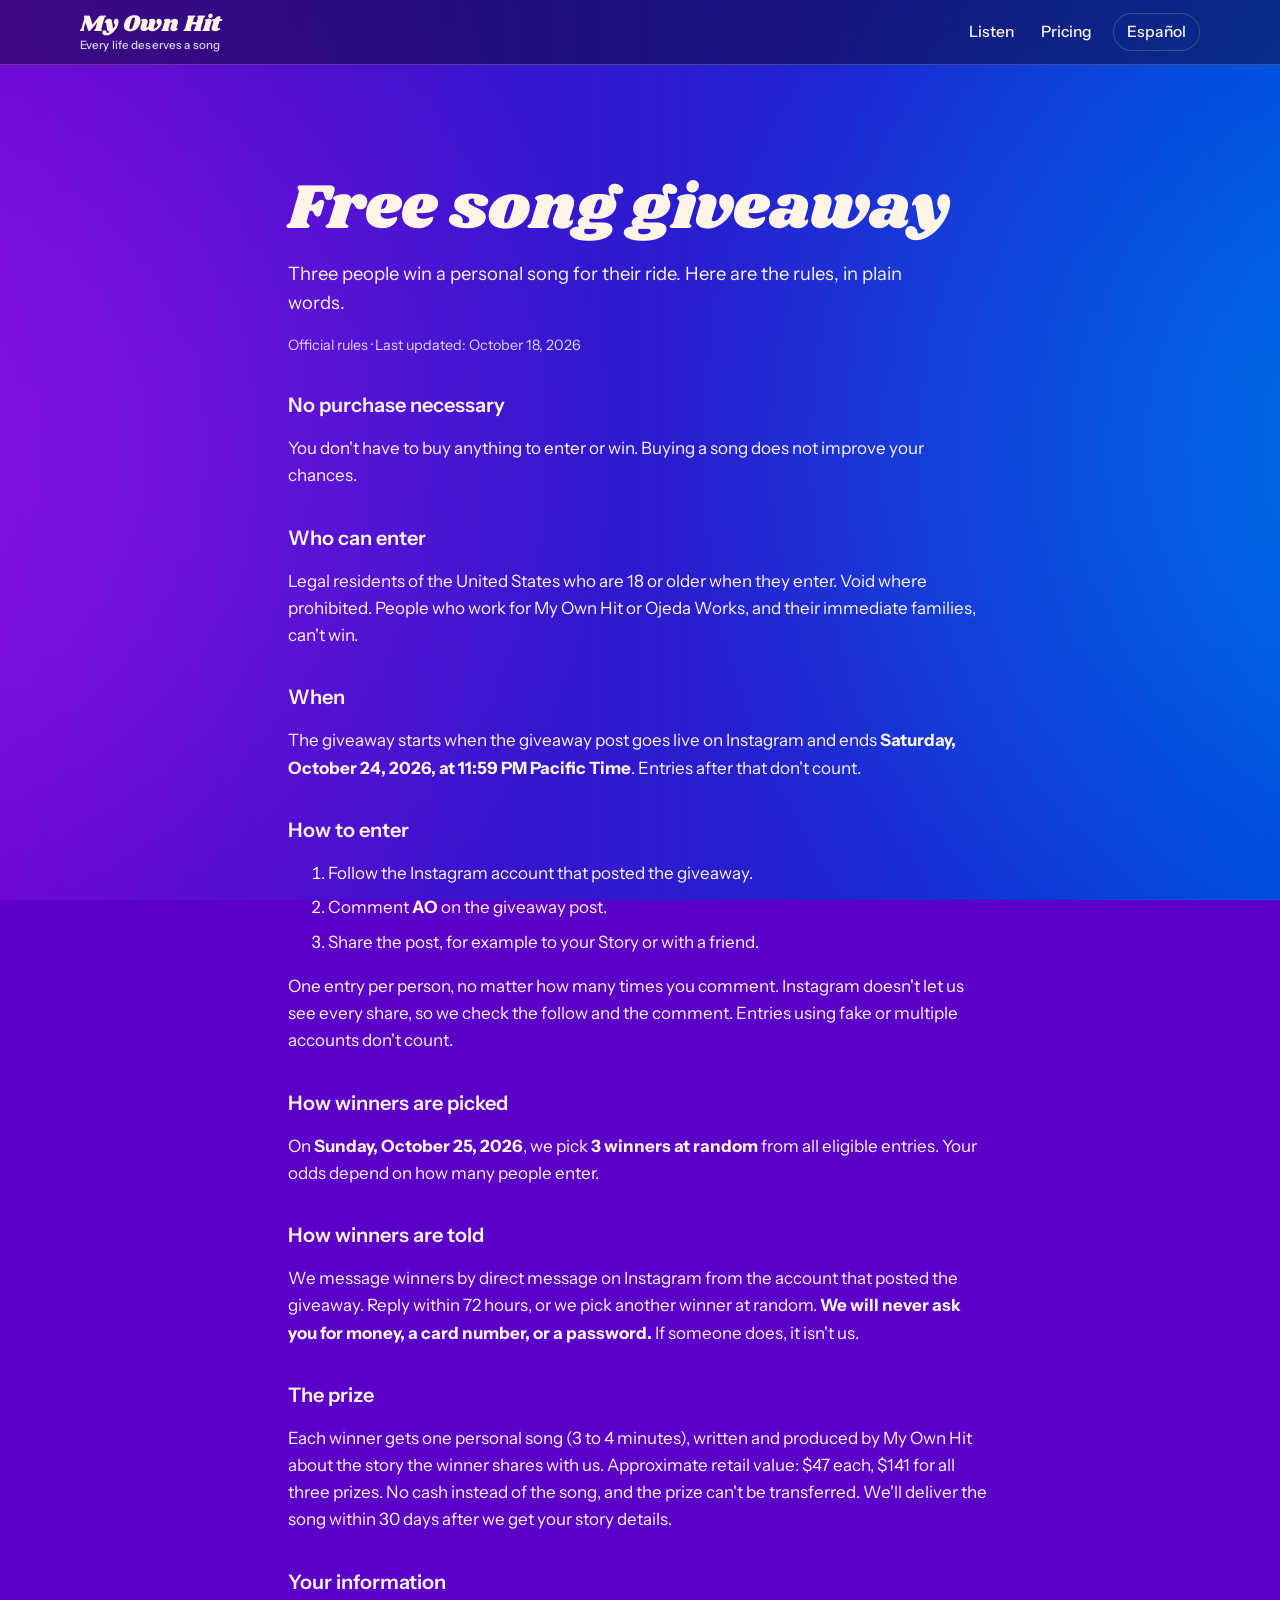
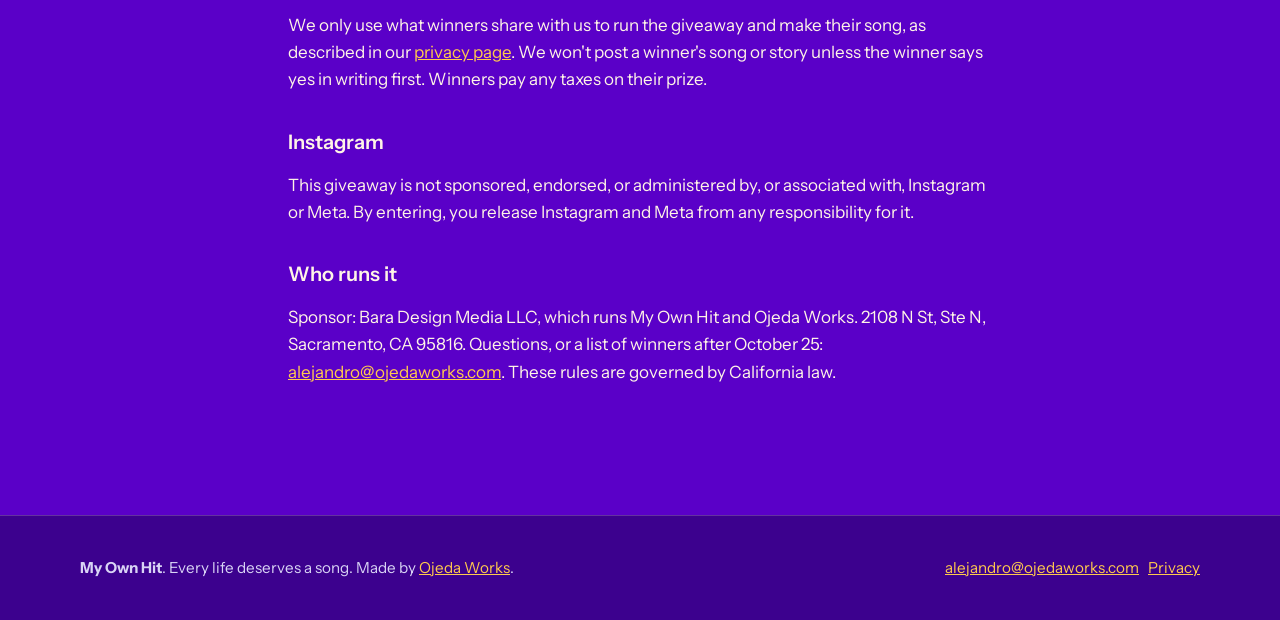
<file: giveaway.html>
<!doctype html>
<html lang="en">
<head>
<meta charset="utf-8">
<meta name="viewport" content="width=device-width, initial-scale=1">
<title>Free Song Giveaway Rules | My Own Hit</title>
<meta name="description" content="Official rules for the My Own Hit free song giveaway: 3 winners each get a personal song for their ride. Entries close Saturday, October 24, 2026.">
<link rel="canonical" href="https://myownhit.com/giveaway.html">
<link rel="alternate" hreflang="en" href="https://myownhit.com/giveaway.html">
<link rel="alternate" hreflang="es" href="https://myownhit.com/sorteo.html">
<link rel="alternate" hreflang="x-default" href="https://myownhit.com/giveaway.html">
<meta name="theme-color" content="#5a00c8">
<link rel="apple-touch-icon" href="assets/apple-touch-icon.png">
<link rel="icon" type="image/png" sizes="32x32" href="assets/favicon-32.png">
<link rel="preconnect" href="https://fonts.googleapis.com">
<link rel="preconnect" href="https://fonts.gstatic.com" crossorigin>
<link href="https://fonts.googleapis.com/css2?family=Instrument+Sans:ital,wght@0,400;0,500;0,600;1,500&family=Shrikhand&display=swap" rel="stylesheet">
<link rel="stylesheet" href="assets/site.css?v=20261016a">
</head>
<body>
<a class="skip" href="#main">Skip to content</a>

<header class="top">
  <div class="wrap">
    <a class="brand" href="./"><span class="brand-name">My Own Hit</span><span class="brand-tag">Every life deserves a song</span></a>
    <nav aria-label="Main">
      <a class="hide-sm" href="./#listen">Listen</a>
      <a href="pricing.html">Pricing</a>
      <a class="lang" href="sorteo.html" hreflang="es" lang="es">Español</a>
    </nav>
  </div>
</header>

<main id="main">
  <section class="legal">
    <div class="wrap narrow">
      <h1 class="pagetitle">Free song giveaway</h1>
      <p class="sub">Three people win a personal song for their ride. Here are the rules, in plain words.</p>
      <p class="updated">Official rules · Last updated: October 18, 2026</p>

      <h2>No purchase necessary</h2>
      <p>You don't have to buy anything to enter or win. Buying a song does not improve your chances.</p>

      <h2>Who can enter</h2>
      <p>Legal residents of the United States who are 18 or older when they enter. Void where prohibited. People who work for My Own Hit or Ojeda Works, and their immediate families, can't win.</p>

      <h2>When</h2>
      <p>The giveaway starts when the giveaway post goes live on Instagram and ends <b>Saturday, October 24, 2026, at 11:59 PM Pacific Time</b>. Entries after that don't count.</p>

      <h2>How to enter</h2>
      <ol>
        <li>Follow the Instagram account that posted the giveaway.</li>
        <li>Comment <b>AO</b> on the giveaway post.</li>
        <li>Share the post, for example to your Story or with a friend.</li>
      </ol>
      <p>One entry per person, no matter how many times you comment. Instagram doesn't let us see every share, so we check the follow and the comment. Entries using fake or multiple accounts don't count.</p>

      <h2>How winners are picked</h2>
      <p>On <b>Sunday, October 25, 2026</b>, we pick <b>3 winners at random</b> from all eligible entries. Your odds depend on how many people enter.</p>

      <h2>How winners are told</h2>
      <p>We message winners by direct message on Instagram from the account that posted the giveaway. Reply within 72 hours, or we pick another winner at random. <b>We will never ask you for money, a card number, or a password.</b> If someone does, it isn't us.</p>

      <h2>The prize</h2>
      <p>Each winner gets one personal song (3 to 4 minutes), written and produced by My Own Hit about the story the winner shares with us. Approximate retail value: $47 each, $141 for all three prizes. No cash instead of the song, and the prize can't be transferred. We'll deliver the song within 30 days after we get your story details.</p>

      <h2>Your information</h2>
      <p>We only use what winners share with us to run the giveaway and make their song, as described in our <a href="privacy.html">privacy page</a>. We won't post a winner's song or story unless the winner says yes in writing first. Winners pay any taxes on their prize.</p>

      <h2>Instagram</h2>
      <p>This giveaway is not sponsored, endorsed, or administered by, or associated with, Instagram or Meta. By entering, you release Instagram and Meta from any responsibility for it.</p>

      <h2>Who runs it</h2>
      <p>Sponsor: Bara Design Media LLC, which runs My Own Hit and Ojeda Works. 2108 N St, Ste N, Sacramento, CA 95816. Questions, or a list of winners after October 25: <a href="mailto:alejandro@ojedaworks.com">alejandro@ojedaworks.com</a>. These rules are governed by California law.</p>
    </div>
  </section>
</main>

<footer>
  <div class="wrap">
    <span><b>My Own Hit</b>. Every life deserves a song. Made by <a href="https://ojedaworks.com">Ojeda Works</a>.</span>
    <span><a href="mailto:alejandro@ojedaworks.com">alejandro@ojedaworks.com</a> &nbsp; <a href="privacy.html">Privacy</a></span>
  </div>
</footer>
</body>
</html>
</file>
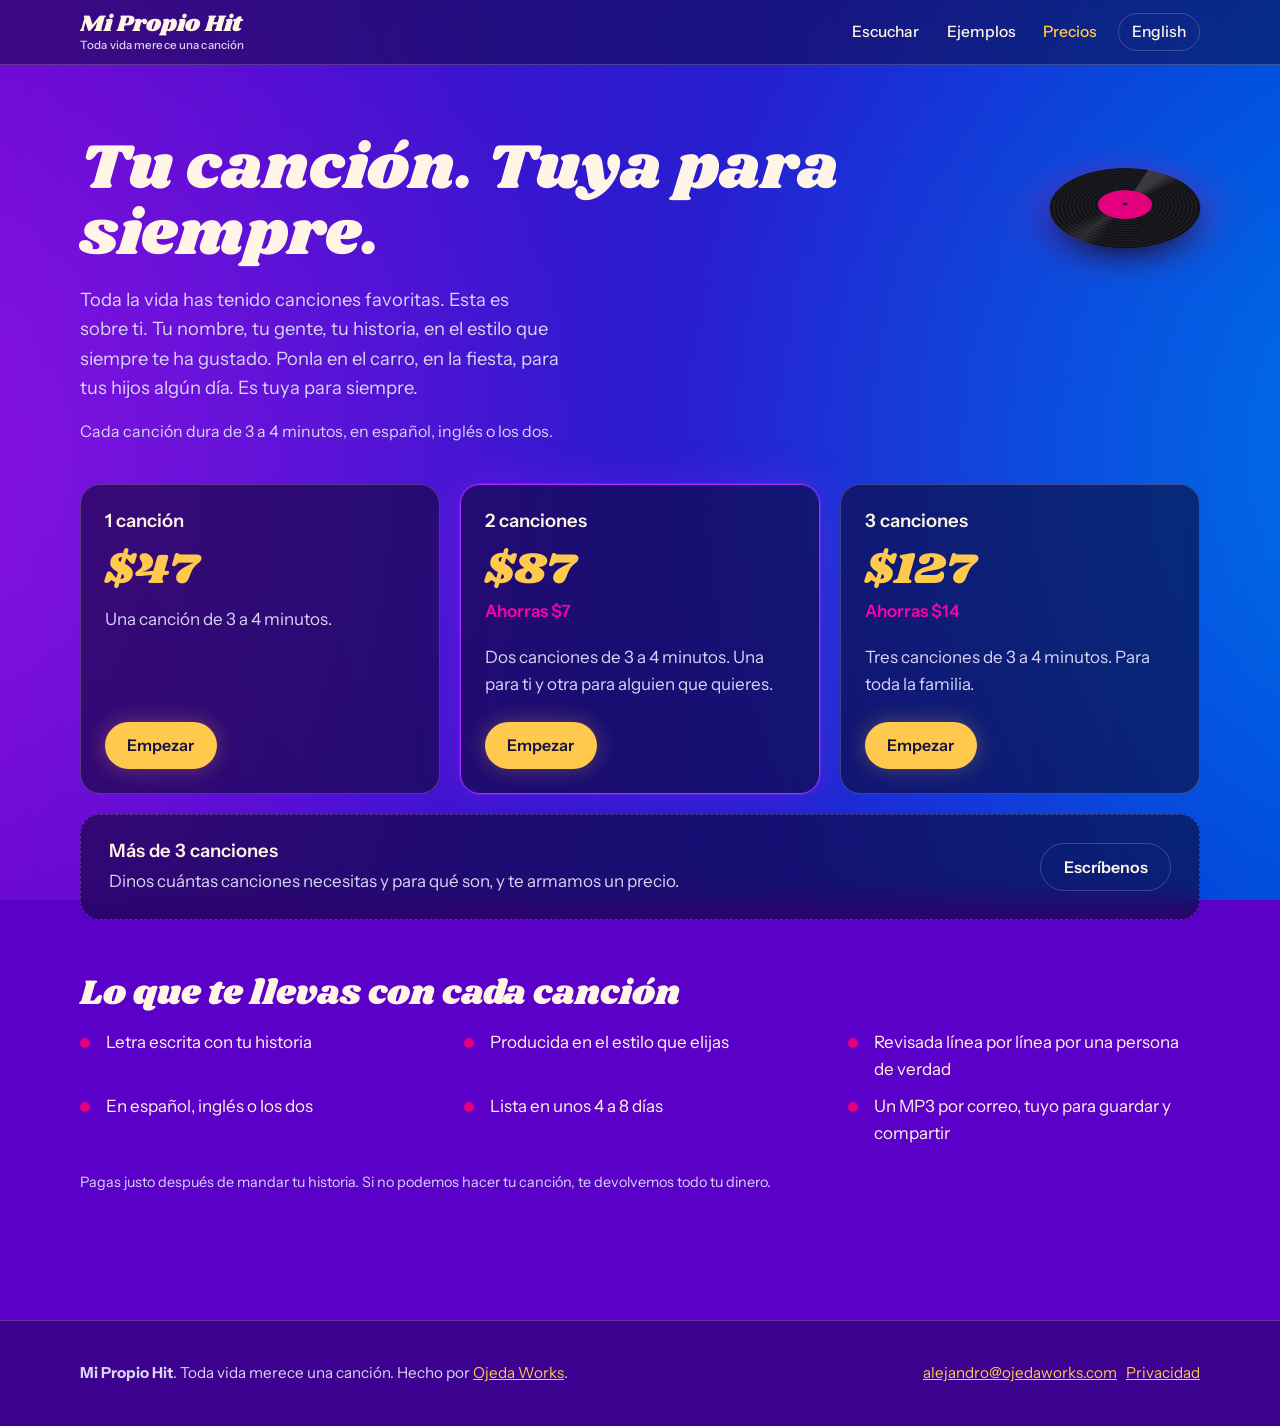
<file: precios.html>
<!doctype html>
<html lang="es">
<head>
<meta charset="utf-8">
<meta name="viewport" content="width=device-width, initial-scale=1">
<title>Precios | Mi Propio Hit</title>
<meta name="description" content="Precios de canciones personalizadas: 1, 2 o 3 canciones de 3 a 4 minutos, en español, inglés o los dos. ¿Más de 3? Escríbenos.">
<link rel="canonical" href="https://myownhit.com/precios.html">
<link rel="alternate" hreflang="en" href="https://myownhit.com/pricing.html">
<link rel="alternate" hreflang="es" href="https://myownhit.com/precios.html">
<link rel="alternate" hreflang="x-default" href="https://myownhit.com/pricing.html">
<meta property="og:type" content="website">
<meta property="og:title" content="Precios | Mi Propio Hit">
<meta property="og:description" content="Precios de canciones personalizadas: 1, 2 o 3 canciones de 3 a 4 minutos, en español, inglés o los dos. ¿Más de 3? Escríbenos.">
<meta property="og:url" content="https://myownhit.com/precios.html">
<meta property="og:image" content="https://myownhit.com/assets/og-card-es.jpg">
<meta property="og:image:width" content="1200">
<meta property="og:image:height" content="630">
<meta property="og:image:alt" content="Mi Propio Hit: Tu historia. Tu canción.">
<meta name="twitter:card" content="summary_large_image">
<meta name="twitter:image" content="https://myownhit.com/assets/og-card-es.jpg">
<meta name="theme-color" content="#5a00c8">
<link rel="apple-touch-icon" href="assets/apple-touch-icon.png">
<link rel="icon" type="image/png" sizes="32x32" href="assets/favicon-32.png">
<link rel="icon" href="data:image/svg+xml,%3Csvg xmlns='http://www.w3.org/2000/svg' viewBox='0 0 32 32'%3E%3Ccircle cx='16' cy='16' r='15' fill='%23111'/%3E%3Ccircle cx='16' cy='16' r='6' fill='%23e4007c'/%3E%3Ccircle cx='16' cy='16' r='1.5' fill='%23fff4e6'/%3E%3C/svg%3E">
<link rel="preconnect" href="https://fonts.googleapis.com">
<link rel="preconnect" href="https://fonts.gstatic.com" crossorigin>
<link href="https://fonts.googleapis.com/css2?family=Instrument+Sans:ital,wght@0,400;0,500;0,600;1,500&family=Shrikhand&display=swap" rel="stylesheet">
<link rel="stylesheet" href="assets/site.css?v=20261016a">
<script type="application/ld+json">
{
 "@context": "https://schema.org",
 "@type": "Service",
 "name": "Mi Propio Hit",
 "description": "Una canción personalizada sobre tu vida, de 3 a 4 minutos, escrita con tu historia y producida en el estilo que elijas, en español, inglés o los dos.",
 "serviceType": "Custom song",
 "areaServed": "US",
 "availableLanguage": [
  "English",
  "Spanish"
 ],
 "provider": {
  "@type": "Organization",
  "name": "Ojeda Works",
  "url": "https://ojedaworks.com",
  "email": "alejandro@ojedaworks.com"
 },
 "offers": [
  {
   "@type": "Offer",
   "name": "Mi Propio Hit: 1 canción",
   "price": "47.00",
   "priceCurrency": "USD",
   "url": "https://myownhit.com/precios.html",
   "availability": "https://schema.org/InStock"
  },
  {
   "@type": "Offer",
   "name": "Mi Propio Hit: 2 canciones",
   "price": "87.00",
   "priceCurrency": "USD",
   "url": "https://myownhit.com/precios.html",
   "availability": "https://schema.org/InStock"
  },
  {
   "@type": "Offer",
   "name": "Mi Propio Hit: 3 canciones",
   "price": "127.00",
   "priceCurrency": "USD",
   "url": "https://myownhit.com/precios.html",
   "availability": "https://schema.org/InStock"
  }
 ]
}
</script>
<script type="application/ld+json">
{
  "@context":"https://schema.org",
  "@type":"Organization",
  "@id":"https://myownhit.com/#org",
  "name":"My Own Hit",
  "alternateName":"Mi Propio Hit",
  "url":"https://myownhit.com/",
  "slogan":"Toda vida merece una canción",
  "email":"alejandro@ojedaworks.com",
  "parentOrganization":{
    "@type":"Organization",
    "@id":"https://ojedaworks.com/#org",
    "name":"Ojeda Works",
    "url":"https://ojedaworks.com/"
  }
}
</script>
</head>
<body>
<a class="skip" href="#main">Saltar al contenido</a>

<header class="top">
  <div class="wrap">
    <a class="brand" href="es.html"><span class="brand-name">Mi Propio Hit</span><span class="brand-tag">Toda vida merece una canción</span></a>
    <nav aria-label="Principal">
      <a class="hide-sm" href="es.html#listen">Escuchar</a>
      <a class="hide-sm" href="es.html#examples">Ejemplos</a>
      <a href="precios.html" aria-current="page">Precios</a>
      <a class="lang" href="pricing.html" hreflang="en" lang="en">English</a>
    </nav>
  </div>
</header>

<main id="main">
  <section class="pricepage">
    <div class="wrap">
      <h1 class="pagetitle">Tu canción. Tuya para siempre.</h1>
      <p class="sub">Toda la vida has tenido canciones favoritas. Esta es sobre ti. Tu nombre, tu gente, tu historia, en el estilo que siempre te ha gustado. Ponla en el carro, en la fiesta, para tus hijos algún día. Es tuya para siempre.</p>
      <p class="sub small">Cada canción dura de 3 a 4 minutos, en español, inglés o los dos.</p>
      <p class="launch-note" data-launch-note hidden>Precios de lanzamiento para nuestros primeros clientes. Pronto suben.</p>
      <div class="tiers">
        <article class="tier">
          <h2>1 canción</h2>
          <p class="price" data-price="one">$47</p>
          <p class="save" data-save="one" data-word="Ahorras" hidden></p>
          <p>Una canción de 3 a 4 minutos.</p>
          <a class="btn btn-gold" href="empezar.html?songs=1">Empezar</a>
        </article>
        <article class="tier">
          <h2>2 canciones</h2>
          <p class="price" data-price="two">$87</p>
          <p class="save" data-save="two" data-word="Ahorras" hidden></p>
          <p>Dos canciones de 3 a 4 minutos. Una para ti y otra para alguien que quieres.</p>
          <a class="btn btn-gold" href="empezar.html?songs=2">Empezar</a>
        </article>
        <article class="tier">
          <h2>3 canciones</h2>
          <p class="price" data-price="three">$127</p>
          <p class="save" data-save="three" data-word="Ahorras" hidden></p>
          <p>Tres canciones de 3 a 4 minutos. Para toda la familia.</p>
          <a class="btn btn-gold" href="empezar.html?songs=3">Empezar</a>
        </article>
      </div>
      <div id="more" class="more">
        <div>
          <h2>Más de 3 canciones</h2>
          <p>Dinos cuántas canciones necesitas y para qué son, y te armamos un precio.</p>
        </div>
        <a class="btn btn-ghost" href="mailto:alejandro@ojedaworks.com?subject=Más%20de%203%20canciones">Escríbenos</a>
      </div>
      <h2 class="incl-h">Lo que te llevas con cada canción</h2>
      <ul class="incl"><li>Letra escrita con tu historia</li><li>Producida en el estilo que elijas</li><li>Revisada línea por línea por una persona de verdad</li><li>En español, inglés o los dos</li><li>Lista en unos 4 a 8 días</li><li>Un MP3 por correo, tuyo para guardar y compartir</li></ul>
      <p class="fine">Pagas justo después de mandar tu historia. Si no podemos hacer tu canción, te devolvemos todo tu dinero.</p>
    </div>
  </section>
</main>

<footer>
  <div class="wrap">
    <span><b>Mi Propio Hit</b>. Toda vida merece una canción. Hecho por <a href="https://ojedaworks.com/es.html">Ojeda Works</a>.</span>
    <span><a href="mailto:alejandro@ojedaworks.com">alejandro@ojedaworks.com</a> &nbsp; <a href="privacidad.html">Privacidad</a></span>
  </div>
</footer>

<script src="assets/prices.js?v=20261022a"></script>
<script src="assets/site.js?v=20261022a"></script>
<script src="assets/motion.js?v=20261016a"></script>
</body>
</html>
</file>
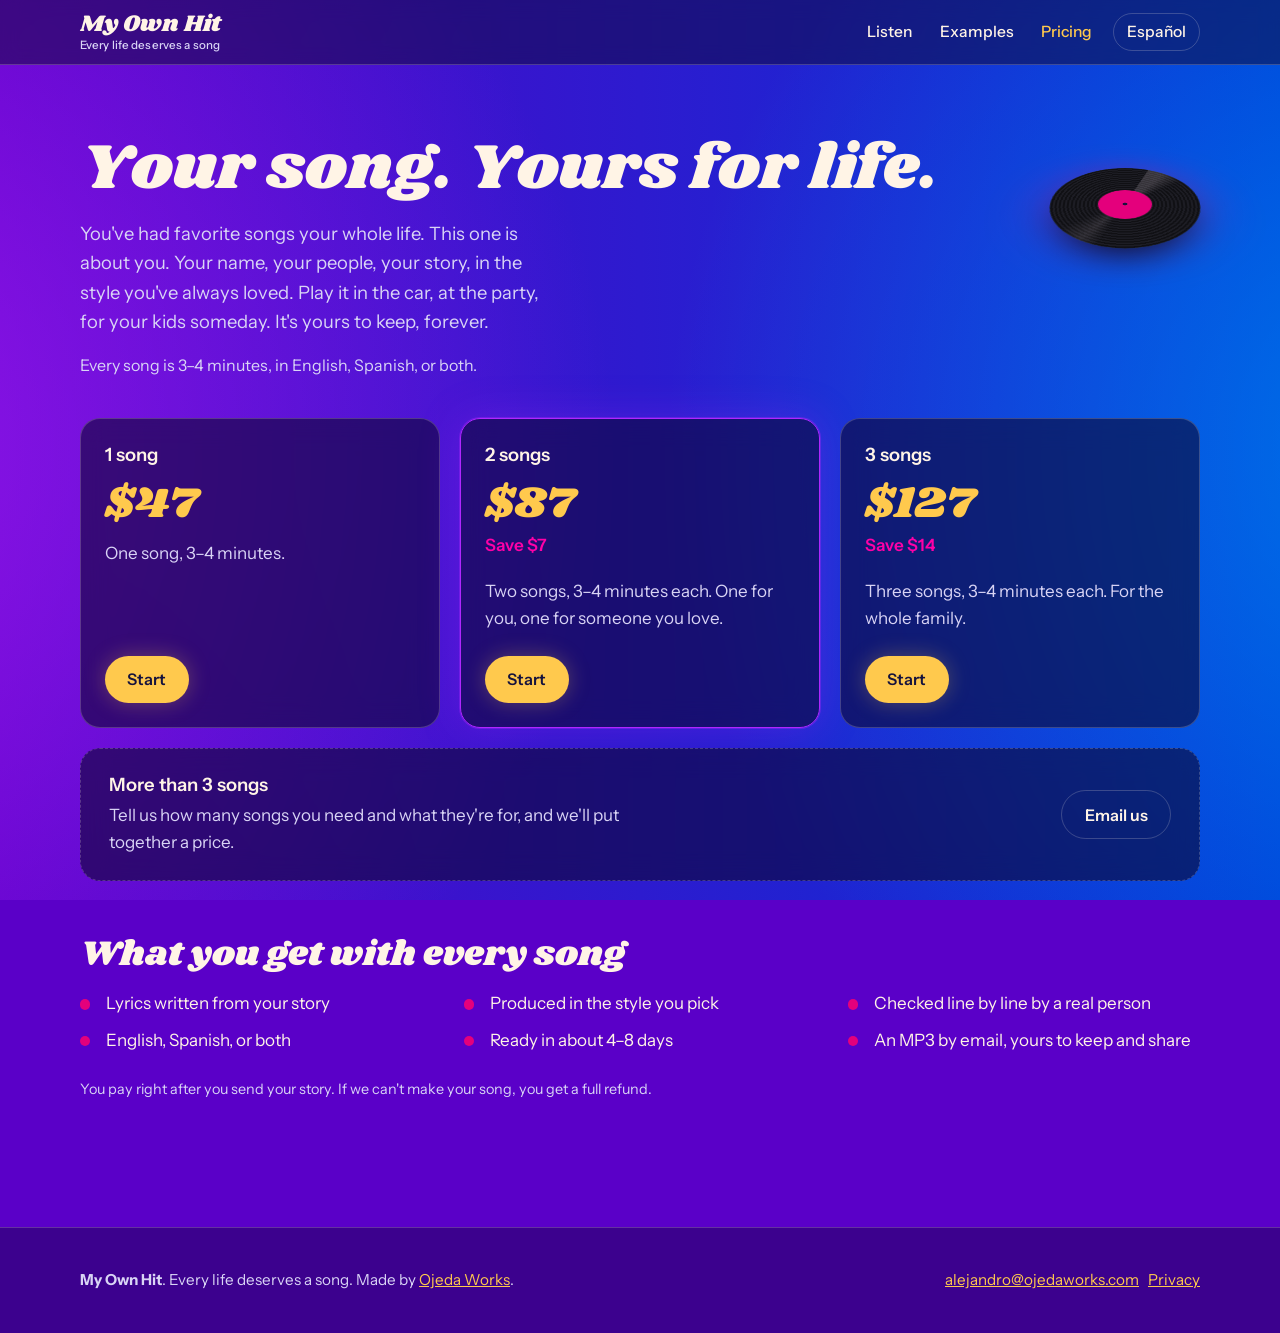
<file: pricing.html>
<!doctype html>
<html lang="en">
<head>
<meta charset="utf-8">
<meta name="viewport" content="width=device-width, initial-scale=1">
<title>Pricing | My Own Hit</title>
<meta name="description" content="Custom song pricing: 1, 2, or 3 songs, each 3–4 minutes, in English, Spanish, or both. More than 3? Email us.">
<link rel="canonical" href="https://myownhit.com/pricing.html">
<link rel="alternate" hreflang="en" href="https://myownhit.com/pricing.html">
<link rel="alternate" hreflang="es" href="https://myownhit.com/precios.html">
<link rel="alternate" hreflang="x-default" href="https://myownhit.com/pricing.html">
<meta property="og:type" content="website">
<meta property="og:title" content="Pricing | My Own Hit">
<meta property="og:description" content="Custom song pricing: 1, 2, or 3 songs, each 3–4 minutes, in English, Spanish, or both. More than 3? Email us.">
<meta property="og:url" content="https://myownhit.com/pricing.html">
<meta property="og:image" content="https://myownhit.com/assets/og-card.jpg">
<meta property="og:image:width" content="1200">
<meta property="og:image:height" content="630">
<meta property="og:image:alt" content="My Own Hit: Your story. Your song.">
<meta name="twitter:card" content="summary_large_image">
<meta name="twitter:image" content="https://myownhit.com/assets/og-card.jpg">
<meta name="theme-color" content="#5a00c8">
<link rel="apple-touch-icon" href="assets/apple-touch-icon.png">
<link rel="icon" type="image/png" sizes="32x32" href="assets/favicon-32.png">
<link rel="icon" href="data:image/svg+xml,%3Csvg xmlns='http://www.w3.org/2000/svg' viewBox='0 0 32 32'%3E%3Ccircle cx='16' cy='16' r='15' fill='%23111'/%3E%3Ccircle cx='16' cy='16' r='6' fill='%23e4007c'/%3E%3Ccircle cx='16' cy='16' r='1.5' fill='%23fff4e6'/%3E%3C/svg%3E">
<link rel="preconnect" href="https://fonts.googleapis.com">
<link rel="preconnect" href="https://fonts.gstatic.com" crossorigin>
<link href="https://fonts.googleapis.com/css2?family=Instrument+Sans:ital,wght@0,400;0,500;0,600;1,500&family=Shrikhand&display=swap" rel="stylesheet">
<link rel="stylesheet" href="assets/site.css?v=20261016a">
<script type="application/ld+json">
{
 "@context": "https://schema.org",
 "@type": "Service",
 "name": "My Own Hit",
 "description": "A custom song about your life, 3–4 minutes, written from your story and produced in the style you choose, in English, Spanish, or both.",
 "serviceType": "Custom song",
 "areaServed": "US",
 "availableLanguage": [
  "English",
  "Spanish"
 ],
 "provider": {
  "@type": "Organization",
  "name": "Ojeda Works",
  "url": "https://ojedaworks.com",
  "email": "alejandro@ojedaworks.com"
 },
 "offers": [
  {
   "@type": "Offer",
   "name": "My Own Hit: 1 song",
   "price": "47.00",
   "priceCurrency": "USD",
   "url": "https://myownhit.com/pricing.html",
   "availability": "https://schema.org/InStock"
  },
  {
   "@type": "Offer",
   "name": "My Own Hit: 2 songs",
   "price": "87.00",
   "priceCurrency": "USD",
   "url": "https://myownhit.com/pricing.html",
   "availability": "https://schema.org/InStock"
  },
  {
   "@type": "Offer",
   "name": "My Own Hit: 3 songs",
   "price": "127.00",
   "priceCurrency": "USD",
   "url": "https://myownhit.com/pricing.html",
   "availability": "https://schema.org/InStock"
  }
 ]
}
</script>
<script type="application/ld+json">
{
  "@context":"https://schema.org",
  "@type":"Organization",
  "@id":"https://myownhit.com/#org",
  "name":"My Own Hit",
  "alternateName":"Mi Propio Hit",
  "url":"https://myownhit.com/",
  "slogan":"Every life deserves a song",
  "email":"alejandro@ojedaworks.com",
  "parentOrganization":{
    "@type":"Organization",
    "@id":"https://ojedaworks.com/#org",
    "name":"Ojeda Works",
    "url":"https://ojedaworks.com/"
  }
}
</script>
</head>
<body>
<a class="skip" href="#main">Skip to content</a>

<header class="top">
  <div class="wrap">
    <a class="brand" href="./"><span class="brand-name">My Own Hit</span><span class="brand-tag">Every life deserves a song</span></a>
    <nav aria-label="Main">
      <a class="hide-sm" href="./#listen">Listen</a>
      <a class="hide-sm" href="./#examples">Examples</a>
      <a href="pricing.html" aria-current="page">Pricing</a>
      <a class="lang" href="precios.html" hreflang="es" lang="es">Español</a>
    </nav>
  </div>
</header>

<main id="main">
  <section class="pricepage">
    <div class="wrap">
      <h1 class="pagetitle">Your song. Yours for life.</h1>
      <p class="sub">You've had favorite songs your whole life. This one is about you. Your name, your people, your story, in the style you've always loved. Play it in the car, at the party, for your kids someday. It's yours to keep, forever.</p>
      <p class="sub small">Every song is 3–4 minutes, in English, Spanish, or both.</p>
      <p class="launch-note" data-launch-note hidden>Launch prices for our first customers. Going up soon.</p>
      <div class="tiers">
        <article class="tier">
          <h2>1 song</h2>
          <p class="price" data-price="one">$47</p>
          <p class="save" data-save="one" data-word="Save" hidden></p>
          <p>One song, 3–4 minutes.</p>
          <a class="btn btn-gold" href="start.html?songs=1">Start</a>
        </article>
        <article class="tier">
          <h2>2 songs</h2>
          <p class="price" data-price="two">$87</p>
          <p class="save" data-save="two" data-word="Save" hidden></p>
          <p>Two songs, 3–4 minutes each. One for you, one for someone you love.</p>
          <a class="btn btn-gold" href="start.html?songs=2">Start</a>
        </article>
        <article class="tier">
          <h2>3 songs</h2>
          <p class="price" data-price="three">$127</p>
          <p class="save" data-save="three" data-word="Save" hidden></p>
          <p>Three songs, 3–4 minutes each. For the whole family.</p>
          <a class="btn btn-gold" href="start.html?songs=3">Start</a>
        </article>
      </div>
      <div id="more" class="more">
        <div>
          <h2>More than 3 songs</h2>
          <p>Tell us how many songs you need and what they're for, and we'll put together a price.</p>
        </div>
        <a class="btn btn-ghost" href="mailto:alejandro@ojedaworks.com?subject=More%20than%203%20songs">Email us</a>
      </div>
      <h2 class="incl-h">What you get with every song</h2>
      <ul class="incl"><li>Lyrics written from your story</li><li>Produced in the style you pick</li><li>Checked line by line by a real person</li><li>English, Spanish, or both</li><li>Ready in about 4–8 days</li><li>An MP3 by email, yours to keep and share</li></ul>
      <p class="fine">You pay right after you send your story. If we can't make your song, you get a full refund.</p>
    </div>
  </section>
</main>

<footer>
  <div class="wrap">
    <span><b>My Own Hit</b>. Every life deserves a song. Made by <a href="https://ojedaworks.com">Ojeda Works</a>.</span>
    <span><a href="mailto:alejandro@ojedaworks.com">alejandro@ojedaworks.com</a> &nbsp; <a href="privacy.html">Privacy</a></span>
  </div>
</footer>

<script src="assets/prices.js?v=20261022a"></script>
<script src="assets/site.js?v=20261022a"></script>
<script src="assets/motion.js?v=20261016a"></script>
</body>
</html>
</file>
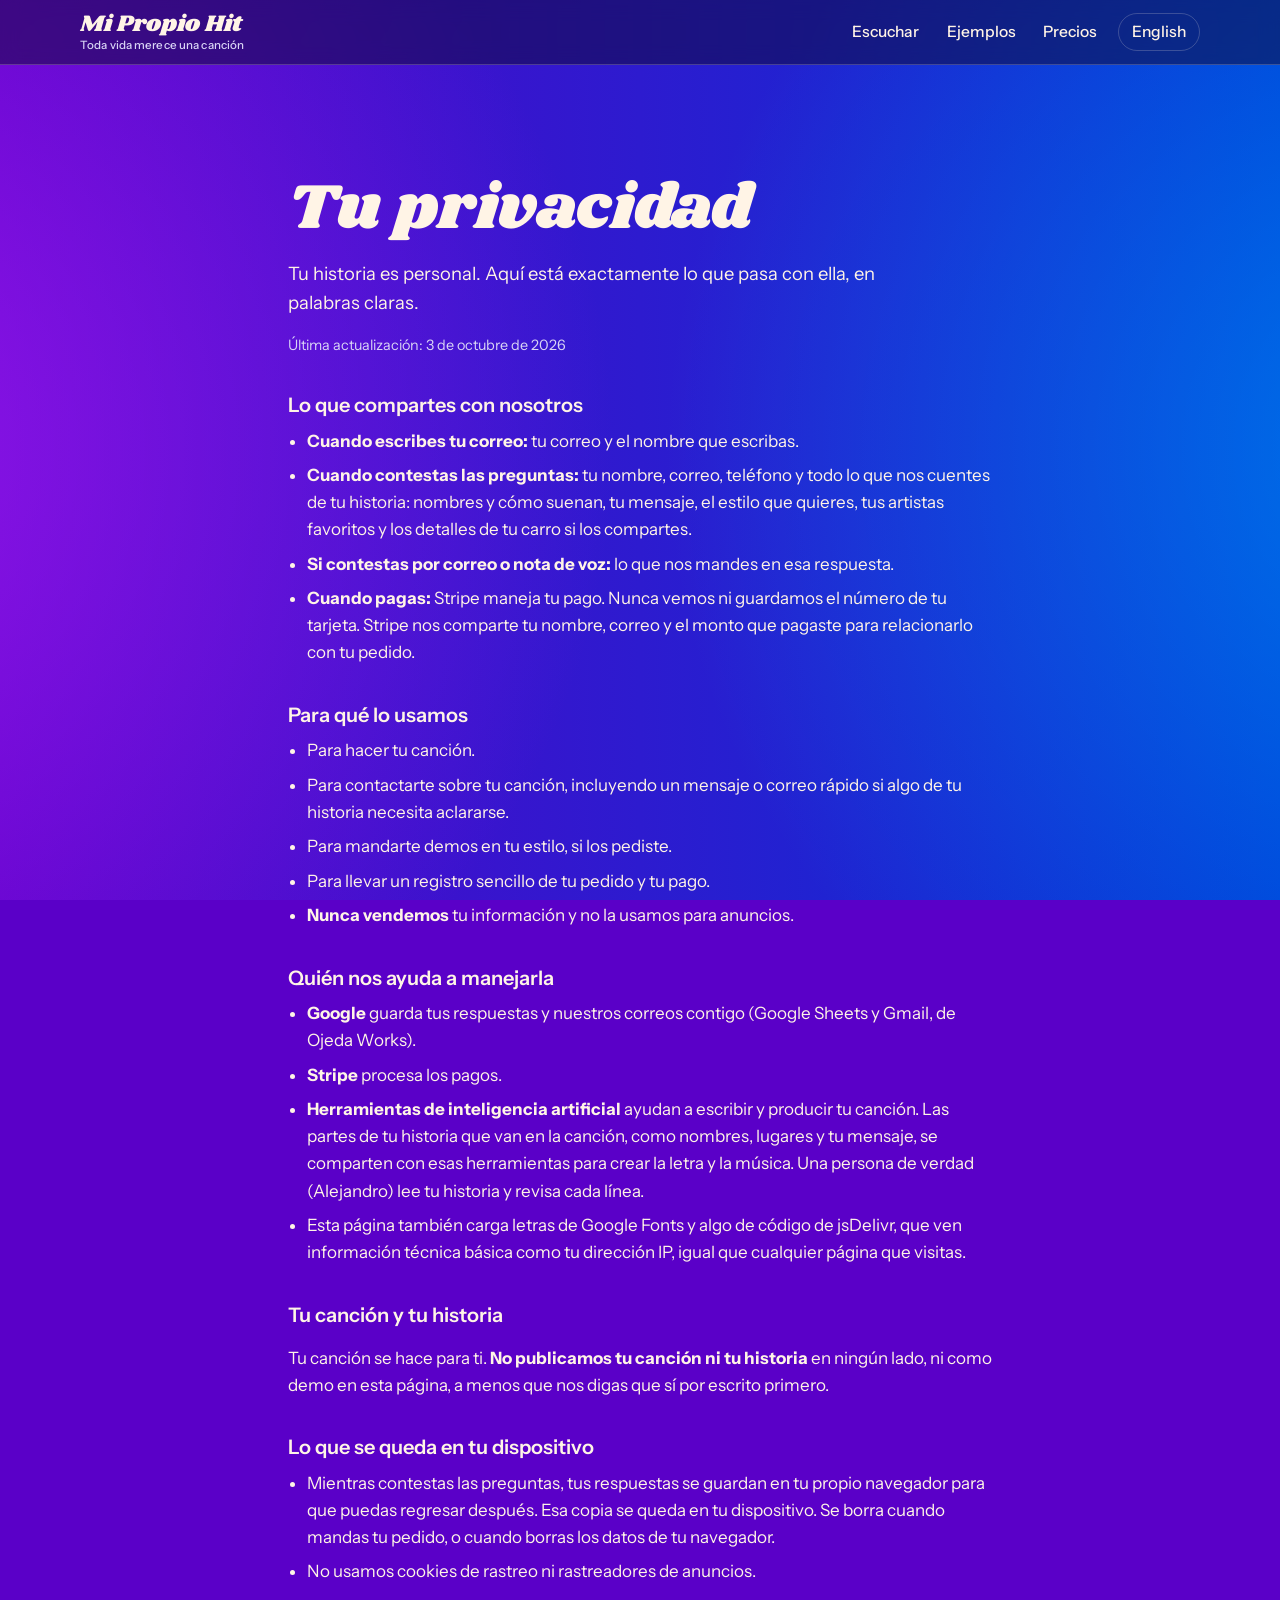
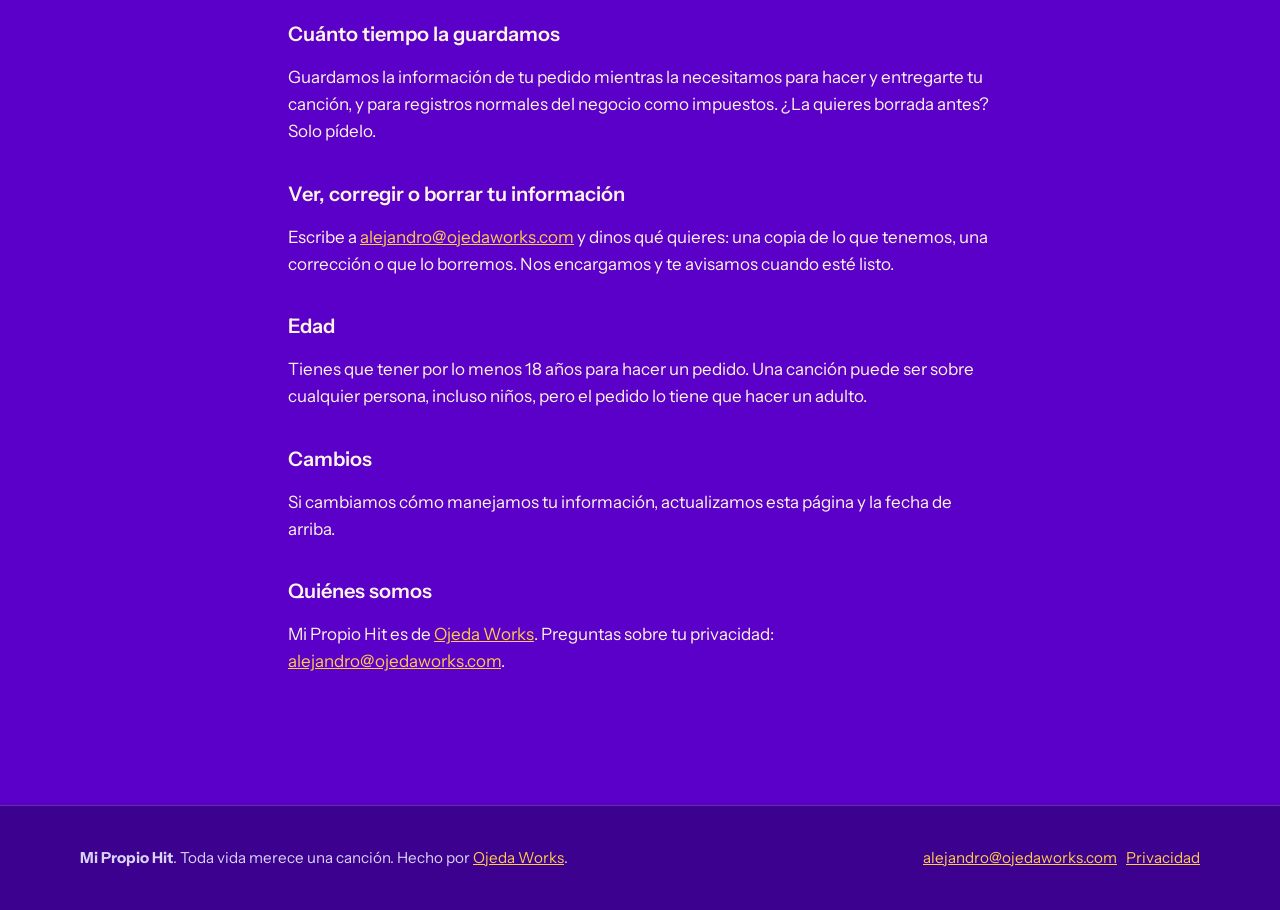
<file: privacidad.html>
<!doctype html>
<html lang="es">
<head>
<meta charset="utf-8">
<meta name="viewport" content="width=device-width, initial-scale=1">
<title>Privacidad | Mi Propio Hit</title>
<meta name="description" content="Qué recoge Mi Propio Hit cuando pides una canción, para qué se usa, quién ayuda a manejarlo y cómo ver o borrar tu información.">
<link rel="canonical" href="https://myownhit.com/privacidad.html">
<link rel="alternate" hreflang="en" href="https://myownhit.com/privacy.html">
<link rel="alternate" hreflang="es" href="https://myownhit.com/privacidad.html">
<link rel="alternate" hreflang="x-default" href="https://myownhit.com/privacy.html">
<meta property="og:type" content="website">
<meta property="og:title" content="Privacidad | Mi Propio Hit">
<meta property="og:description" content="Qué recoge Mi Propio Hit cuando pides una canción, para qué se usa, quién ayuda a manejarlo y cómo ver o borrar tu información.">
<meta property="og:url" content="https://myownhit.com/privacidad.html">
<meta property="og:image" content="https://myownhit.com/assets/og-card-es.jpg">
<meta property="og:image:width" content="1200">
<meta property="og:image:height" content="630">
<meta property="og:image:alt" content="Mi Propio Hit: Tu historia. Tu canción.">
<meta name="twitter:card" content="summary_large_image">
<meta name="twitter:image" content="https://myownhit.com/assets/og-card-es.jpg">
<meta name="theme-color" content="#5a00c8">
<link rel="apple-touch-icon" href="assets/apple-touch-icon.png">
<link rel="icon" type="image/png" sizes="32x32" href="assets/favicon-32.png">
<link rel="icon" href="data:image/svg+xml,%3Csvg xmlns='http://www.w3.org/2000/svg' viewBox='0 0 32 32'%3E%3Ccircle cx='16' cy='16' r='15' fill='%23111'/%3E%3Ccircle cx='16' cy='16' r='6' fill='%23e4007c'/%3E%3Ccircle cx='16' cy='16' r='1.5' fill='%23fff4e6'/%3E%3C/svg%3E">
<link rel="preconnect" href="https://fonts.googleapis.com">
<link rel="preconnect" href="https://fonts.gstatic.com" crossorigin>
<link href="https://fonts.googleapis.com/css2?family=Instrument+Sans:ital,wght@0,400;0,500;0,600;1,500&family=Shrikhand&display=swap" rel="stylesheet">
<link rel="stylesheet" href="assets/site.css?v=20261016a">
<script type="application/ld+json">
{
  "@context":"https://schema.org",
  "@type":"Organization",
  "@id":"https://myownhit.com/#org",
  "name":"My Own Hit",
  "alternateName":"Mi Propio Hit",
  "url":"https://myownhit.com/",
  "slogan":"Toda vida merece una canción",
  "email":"alejandro@ojedaworks.com",
  "parentOrganization":{
    "@type":"Organization",
    "@id":"https://ojedaworks.com/#org",
    "name":"Ojeda Works",
    "url":"https://ojedaworks.com/"
  }
}
</script>
</head>
<body>
<a class="skip" href="#main">Saltar al contenido</a>

<header class="top">
  <div class="wrap">
    <a class="brand" href="es.html"><span class="brand-name">Mi Propio Hit</span><span class="brand-tag">Toda vida merece una canción</span></a>
    <nav aria-label="Principal">
      <a class="hide-sm" href="es.html#listen">Escuchar</a>
      <a class="hide-sm" href="es.html#examples">Ejemplos</a>
      <a href="precios.html">Precios</a>
      <a class="lang" href="privacy.html" hreflang="en" lang="en">English</a>
    </nav>
  </div>
</header>

<main id="main">
  <section class="legal">
    <div class="wrap narrow">
      <h1 class="pagetitle">Tu privacidad</h1>
      <p class="sub">Tu historia es personal. Aquí está exactamente lo que pasa con ella, en palabras claras.</p>
      <p class="updated">Última actualización: 3 de octubre de 2026</p>
      <h2>Lo que compartes con nosotros</h2>
      <ul>
        <li><b>Cuando escribes tu correo:</b> tu correo y el nombre que escribas.</li>
        <li><b>Cuando contestas las preguntas:</b> tu nombre, correo, teléfono y todo lo que nos cuentes de tu historia: nombres y cómo suenan, tu mensaje, el estilo que quieres, tus artistas favoritos y los detalles de tu carro si los compartes.</li>
        <li><b>Si contestas por correo o nota de voz:</b> lo que nos mandes en esa respuesta.</li>
        <li><b>Cuando pagas:</b> Stripe maneja tu pago. Nunca vemos ni guardamos el número de tu tarjeta. Stripe nos comparte tu nombre, correo y el monto que pagaste para relacionarlo con tu pedido.</li>
      </ul>
      <h2>Para qué lo usamos</h2>
      <ul>
        <li>Para hacer tu canción.</li>
        <li>Para contactarte sobre tu canción, incluyendo un mensaje o correo rápido si algo de tu historia necesita aclararse.</li>
        <li>Para mandarte demos en tu estilo, si los pediste.</li>
        <li>Para llevar un registro sencillo de tu pedido y tu pago.</li>
        <li><b>Nunca vendemos</b> tu información y no la usamos para anuncios.</li>
      </ul>
      <h2>Quién nos ayuda a manejarla</h2>
      <ul>
        <li><b>Google</b> guarda tus respuestas y nuestros correos contigo (Google Sheets y Gmail, de Ojeda Works).</li>
        <li><b>Stripe</b> procesa los pagos.</li>
        <li><b>Herramientas de inteligencia artificial</b> ayudan a escribir y producir tu canción. Las partes de tu historia que van en la canción, como nombres, lugares y tu mensaje, se comparten con esas herramientas para crear la letra y la música. Una persona de verdad (Alejandro) lee tu historia y revisa cada línea.</li>
        <li>Esta página también carga letras de Google Fonts y algo de código de jsDelivr, que ven información técnica básica como tu dirección IP, igual que cualquier página que visitas.</li>
      </ul>
      <h2>Tu canción y tu historia</h2>
      <p>Tu canción se hace para ti. <b>No publicamos tu canción ni tu historia</b> en ningún lado, ni como demo en esta página, a menos que nos digas que sí por escrito primero.</p>
      <h2>Lo que se queda en tu dispositivo</h2>
      <ul>
        <li>Mientras contestas las preguntas, tus respuestas se guardan en tu propio navegador para que puedas regresar después. Esa copia se queda en tu dispositivo. Se borra cuando mandas tu pedido, o cuando borras los datos de tu navegador.</li>
        <li>No usamos cookies de rastreo ni rastreadores de anuncios.</li>
      </ul>
      <h2>Cuánto tiempo la guardamos</h2>
      <p>Guardamos la información de tu pedido mientras la necesitamos para hacer y entregarte tu canción, y para registros normales del negocio como impuestos. ¿La quieres borrada antes? Solo pídelo.</p>
      <h2>Ver, corregir o borrar tu información</h2>
      <p>Escribe a <a href="mailto:alejandro@ojedaworks.com">alejandro@ojedaworks.com</a> y dinos qué quieres: una copia de lo que tenemos, una corrección o que lo borremos. Nos encargamos y te avisamos cuando esté listo.</p>
      <h2>Edad</h2>
      <p>Tienes que tener por lo menos 18 años para hacer un pedido. Una canción puede ser sobre cualquier persona, incluso niños, pero el pedido lo tiene que hacer un adulto.</p>
      <h2>Cambios</h2>
      <p>Si cambiamos cómo manejamos tu información, actualizamos esta página y la fecha de arriba.</p>
      <h2>Quiénes somos</h2>
      <p>Mi Propio Hit es de <a href="https://ojedaworks.com/es.html">Ojeda Works</a>. Preguntas sobre tu privacidad: <a href="mailto:alejandro@ojedaworks.com">alejandro@ojedaworks.com</a>.</p>
    </div>
  </section>
</main>

<footer>
  <div class="wrap">
    <span><b>Mi Propio Hit</b>. Toda vida merece una canción. Hecho por <a href="https://ojedaworks.com/es.html">Ojeda Works</a>.</span>
    <span><a href="mailto:alejandro@ojedaworks.com">alejandro@ojedaworks.com</a> &nbsp; <a href="privacidad.html">Privacidad</a></span>
  </div>
</footer>

<script src="assets/prices.js?v=20261022a"></script>
<script src="assets/site.js?v=20261022a"></script>
<script src="assets/motion.js?v=20261016a"></script>
</body>
</html>
</file>
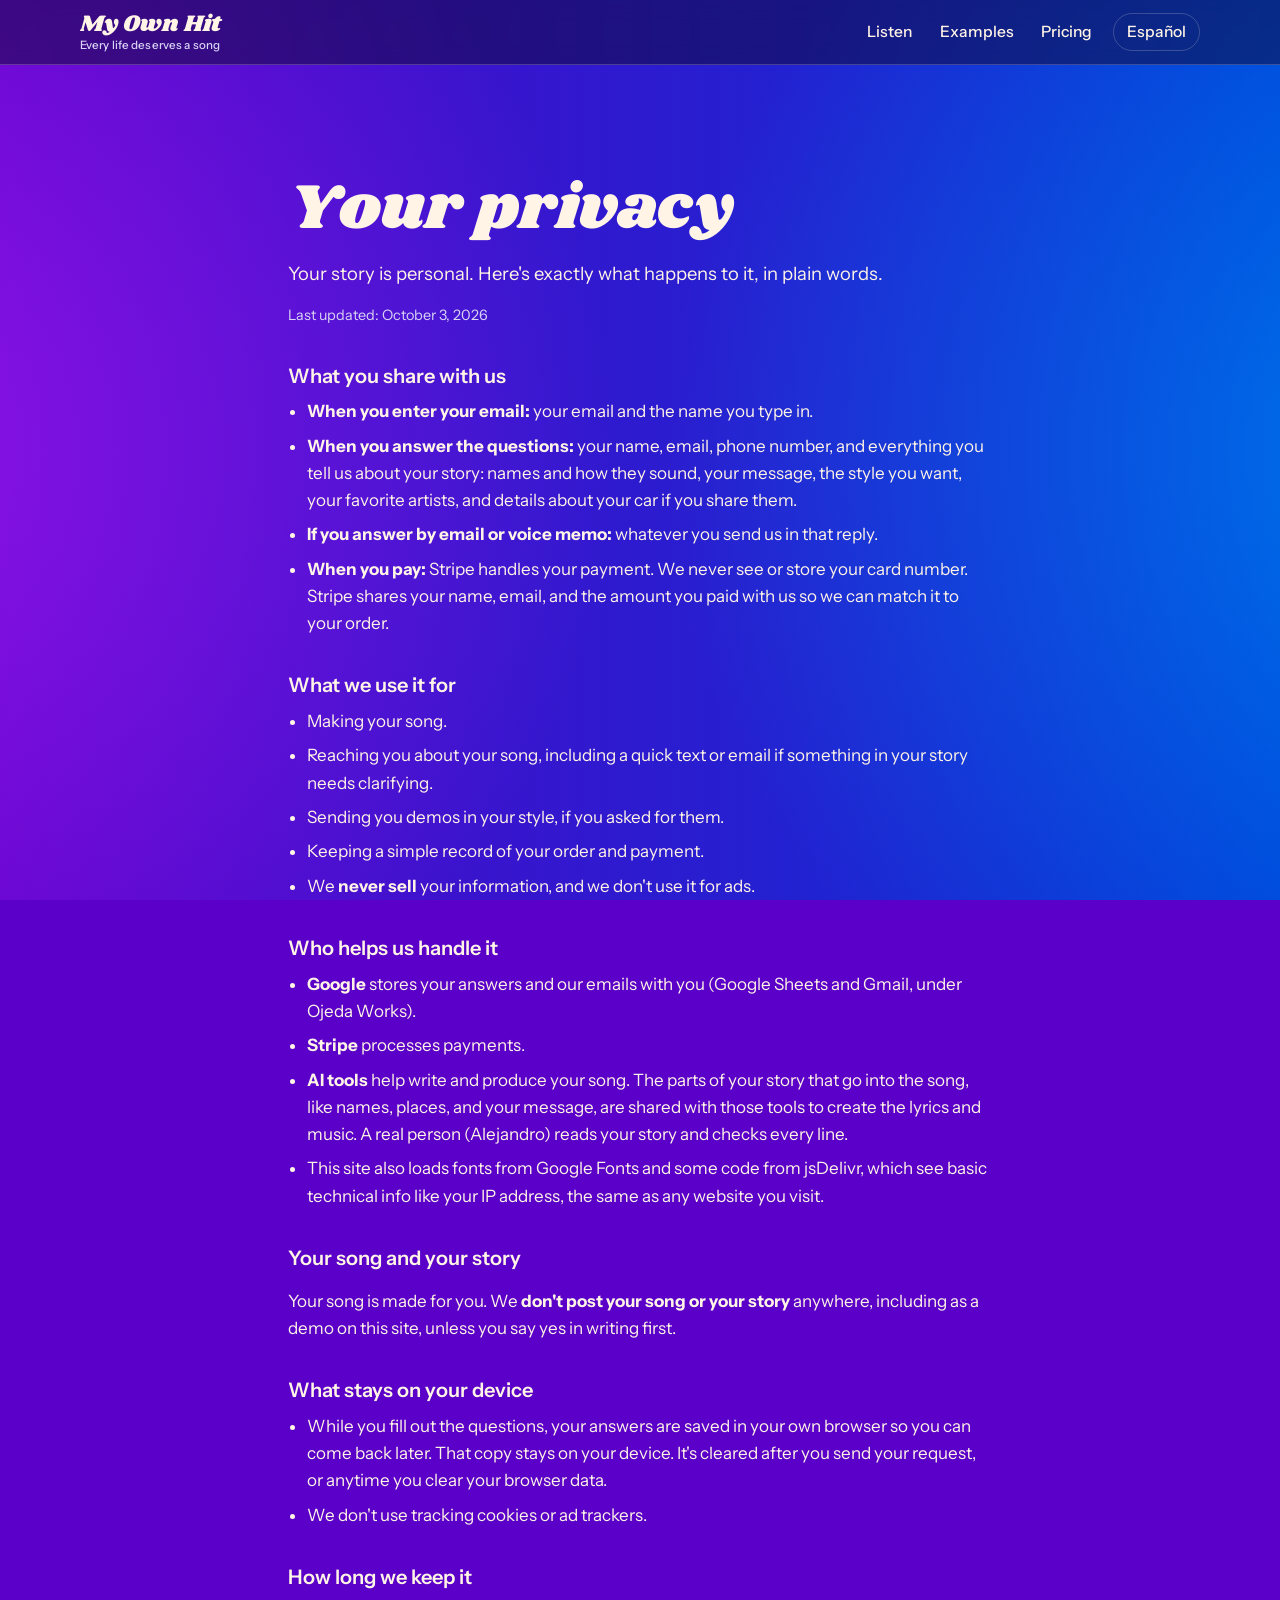
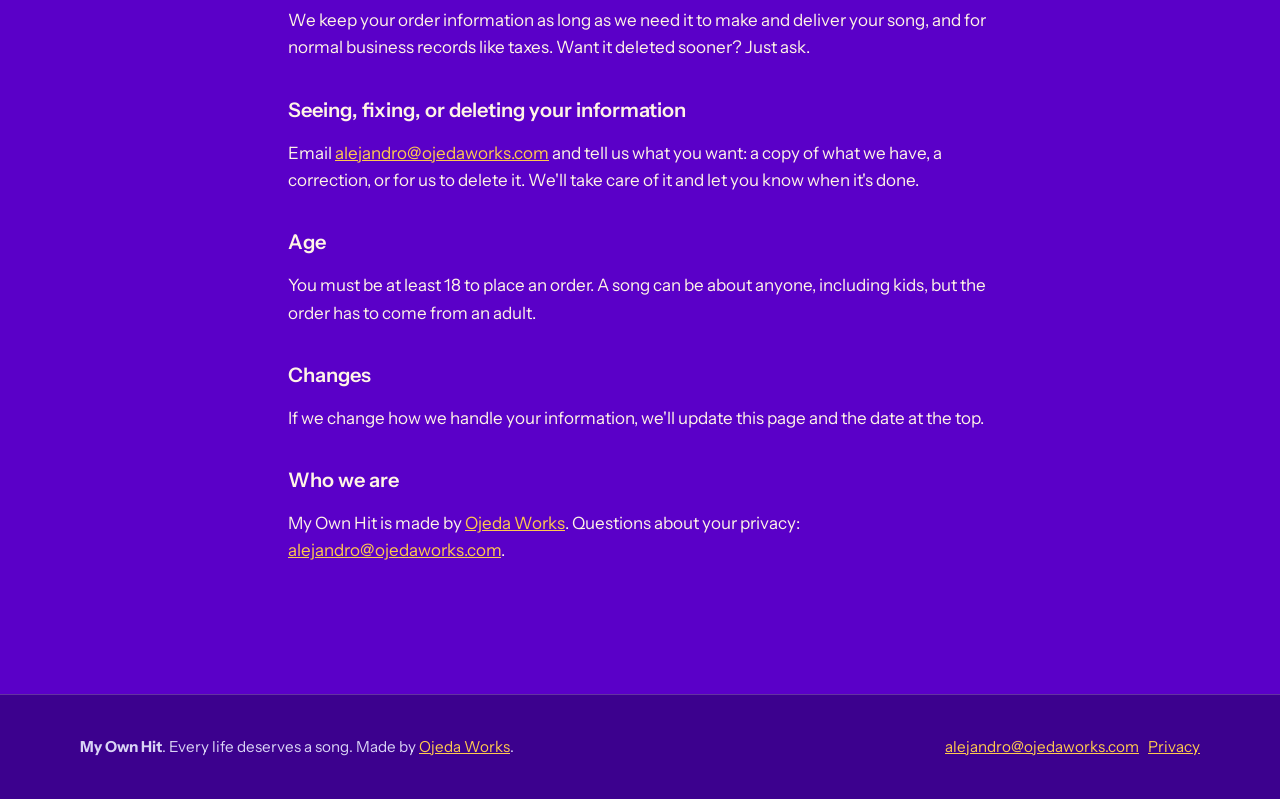
<file: privacy.html>
<!doctype html>
<html lang="en">
<head>
<meta charset="utf-8">
<meta name="viewport" content="width=device-width, initial-scale=1">
<title>Privacy | My Own Hit</title>
<meta name="description" content="What My Own Hit collects when you order a song, how it's used, who helps handle it, and how to see or delete your information.">
<link rel="canonical" href="https://myownhit.com/privacy.html">
<link rel="alternate" hreflang="en" href="https://myownhit.com/privacy.html">
<link rel="alternate" hreflang="es" href="https://myownhit.com/privacidad.html">
<link rel="alternate" hreflang="x-default" href="https://myownhit.com/privacy.html">
<meta property="og:type" content="website">
<meta property="og:title" content="Privacy | My Own Hit">
<meta property="og:description" content="What My Own Hit collects when you order a song, how it's used, who helps handle it, and how to see or delete your information.">
<meta property="og:url" content="https://myownhit.com/privacy.html">
<meta property="og:image" content="https://myownhit.com/assets/og-card.jpg">
<meta property="og:image:width" content="1200">
<meta property="og:image:height" content="630">
<meta property="og:image:alt" content="My Own Hit: Your story. Your song.">
<meta name="twitter:card" content="summary_large_image">
<meta name="twitter:image" content="https://myownhit.com/assets/og-card.jpg">
<meta name="theme-color" content="#5a00c8">
<link rel="apple-touch-icon" href="assets/apple-touch-icon.png">
<link rel="icon" type="image/png" sizes="32x32" href="assets/favicon-32.png">
<link rel="icon" href="data:image/svg+xml,%3Csvg xmlns='http://www.w3.org/2000/svg' viewBox='0 0 32 32'%3E%3Ccircle cx='16' cy='16' r='15' fill='%23111'/%3E%3Ccircle cx='16' cy='16' r='6' fill='%23e4007c'/%3E%3Ccircle cx='16' cy='16' r='1.5' fill='%23fff4e6'/%3E%3C/svg%3E">
<link rel="preconnect" href="https://fonts.googleapis.com">
<link rel="preconnect" href="https://fonts.gstatic.com" crossorigin>
<link href="https://fonts.googleapis.com/css2?family=Instrument+Sans:ital,wght@0,400;0,500;0,600;1,500&family=Shrikhand&display=swap" rel="stylesheet">
<link rel="stylesheet" href="assets/site.css?v=20261016a">
<script type="application/ld+json">
{
  "@context":"https://schema.org",
  "@type":"Organization",
  "@id":"https://myownhit.com/#org",
  "name":"My Own Hit",
  "alternateName":"Mi Propio Hit",
  "url":"https://myownhit.com/",
  "slogan":"Every life deserves a song",
  "email":"alejandro@ojedaworks.com",
  "parentOrganization":{
    "@type":"Organization",
    "@id":"https://ojedaworks.com/#org",
    "name":"Ojeda Works",
    "url":"https://ojedaworks.com/"
  }
}
</script>
</head>
<body>
<a class="skip" href="#main">Skip to content</a>

<header class="top">
  <div class="wrap">
    <a class="brand" href="./"><span class="brand-name">My Own Hit</span><span class="brand-tag">Every life deserves a song</span></a>
    <nav aria-label="Main">
      <a class="hide-sm" href="./#listen">Listen</a>
      <a class="hide-sm" href="./#examples">Examples</a>
      <a href="pricing.html">Pricing</a>
      <a class="lang" href="privacidad.html" hreflang="es" lang="es">Español</a>
    </nav>
  </div>
</header>

<main id="main">
  <section class="legal">
    <div class="wrap narrow">
      <h1 class="pagetitle">Your privacy</h1>
      <p class="sub">Your story is personal. Here's exactly what happens to it, in plain words.</p>
      <p class="updated">Last updated: October 3, 2026</p>
      <h2>What you share with us</h2>
      <ul>
        <li><b>When you enter your email:</b> your email and the name you type in.</li>
        <li><b>When you answer the questions:</b> your name, email, phone number, and everything you tell us about your story: names and how they sound, your message, the style you want, your favorite artists, and details about your car if you share them.</li>
        <li><b>If you answer by email or voice memo:</b> whatever you send us in that reply.</li>
        <li><b>When you pay:</b> Stripe handles your payment. We never see or store your card number. Stripe shares your name, email, and the amount you paid with us so we can match it to your order.</li>
      </ul>
      <h2>What we use it for</h2>
      <ul>
        <li>Making your song.</li>
        <li>Reaching you about your song, including a quick text or email if something in your story needs clarifying.</li>
        <li>Sending you demos in your style, if you asked for them.</li>
        <li>Keeping a simple record of your order and payment.</li>
        <li>We <b>never sell</b> your information, and we don't use it for ads.</li>
      </ul>
      <h2>Who helps us handle it</h2>
      <ul>
        <li><b>Google</b> stores your answers and our emails with you (Google Sheets and Gmail, under Ojeda Works).</li>
        <li><b>Stripe</b> processes payments.</li>
        <li><b>AI tools</b> help write and produce your song. The parts of your story that go into the song, like names, places, and your message, are shared with those tools to create the lyrics and music. A real person (Alejandro) reads your story and checks every line.</li>
        <li>This site also loads fonts from Google Fonts and some code from jsDelivr, which see basic technical info like your IP address, the same as any website you visit.</li>
      </ul>
      <h2>Your song and your story</h2>
      <p>Your song is made for you. We <b>don't post your song or your story</b> anywhere, including as a demo on this site, unless you say yes in writing first.</p>
      <h2>What stays on your device</h2>
      <ul>
        <li>While you fill out the questions, your answers are saved in your own browser so you can come back later. That copy stays on your device. It's cleared after you send your request, or anytime you clear your browser data.</li>
        <li>We don't use tracking cookies or ad trackers.</li>
      </ul>
      <h2>How long we keep it</h2>
      <p>We keep your order information as long as we need it to make and deliver your song, and for normal business records like taxes. Want it deleted sooner? Just ask.</p>
      <h2>Seeing, fixing, or deleting your information</h2>
      <p>Email <a href="mailto:alejandro@ojedaworks.com">alejandro@ojedaworks.com</a> and tell us what you want: a copy of what we have, a correction, or for us to delete it. We'll take care of it and let you know when it's done.</p>
      <h2>Age</h2>
      <p>You must be at least 18 to place an order. A song can be about anyone, including kids, but the order has to come from an adult.</p>
      <h2>Changes</h2>
      <p>If we change how we handle your information, we'll update this page and the date at the top.</p>
      <h2>Who we are</h2>
      <p>My Own Hit is made by <a href="https://ojedaworks.com">Ojeda Works</a>. Questions about your privacy: <a href="mailto:alejandro@ojedaworks.com">alejandro@ojedaworks.com</a>.</p>
    </div>
  </section>
</main>

<footer>
  <div class="wrap">
    <span><b>My Own Hit</b>. Every life deserves a song. Made by <a href="https://ojedaworks.com">Ojeda Works</a>.</span>
    <span><a href="mailto:alejandro@ojedaworks.com">alejandro@ojedaworks.com</a> &nbsp; <a href="privacy.html">Privacy</a></span>
  </div>
</footer>

<script src="assets/prices.js?v=20261022a"></script>
<script src="assets/site.js?v=20261022a"></script>
<script src="assets/motion.js?v=20261016a"></script>
</body>
</html>
</file>
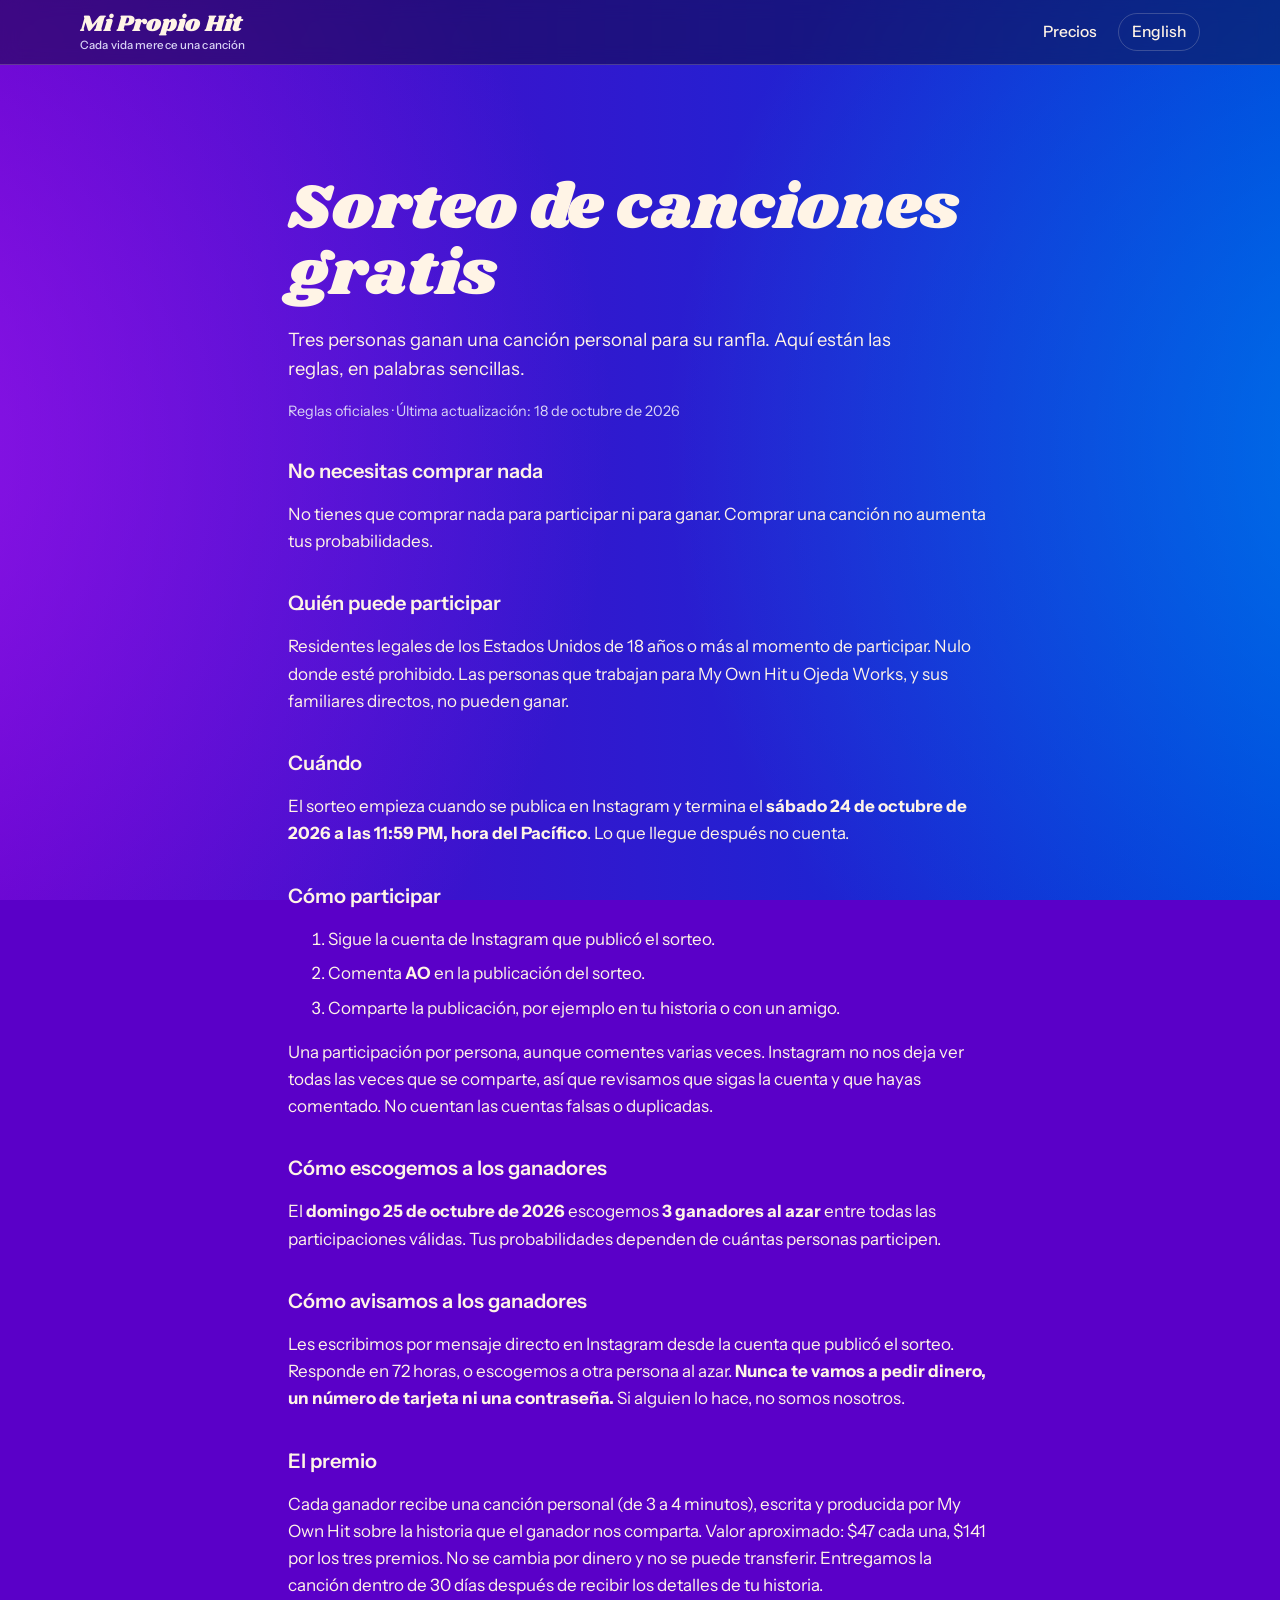
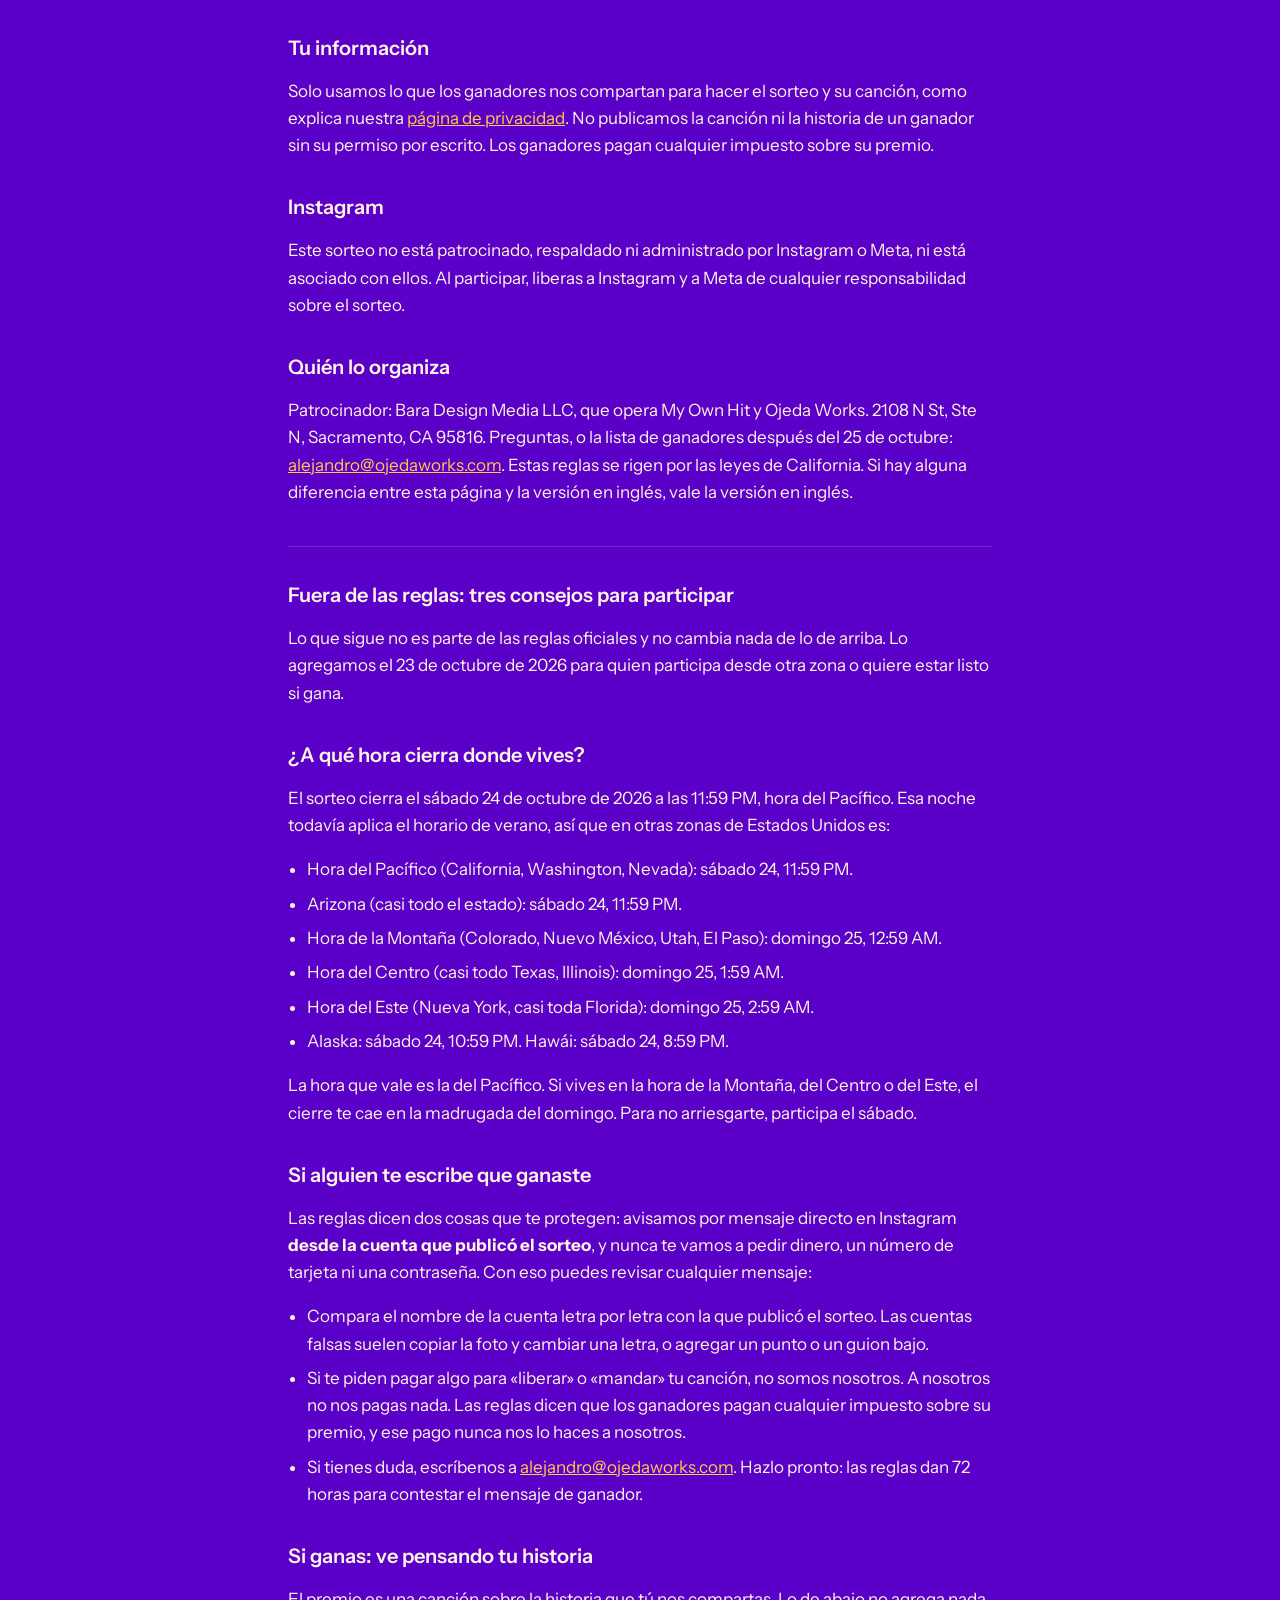
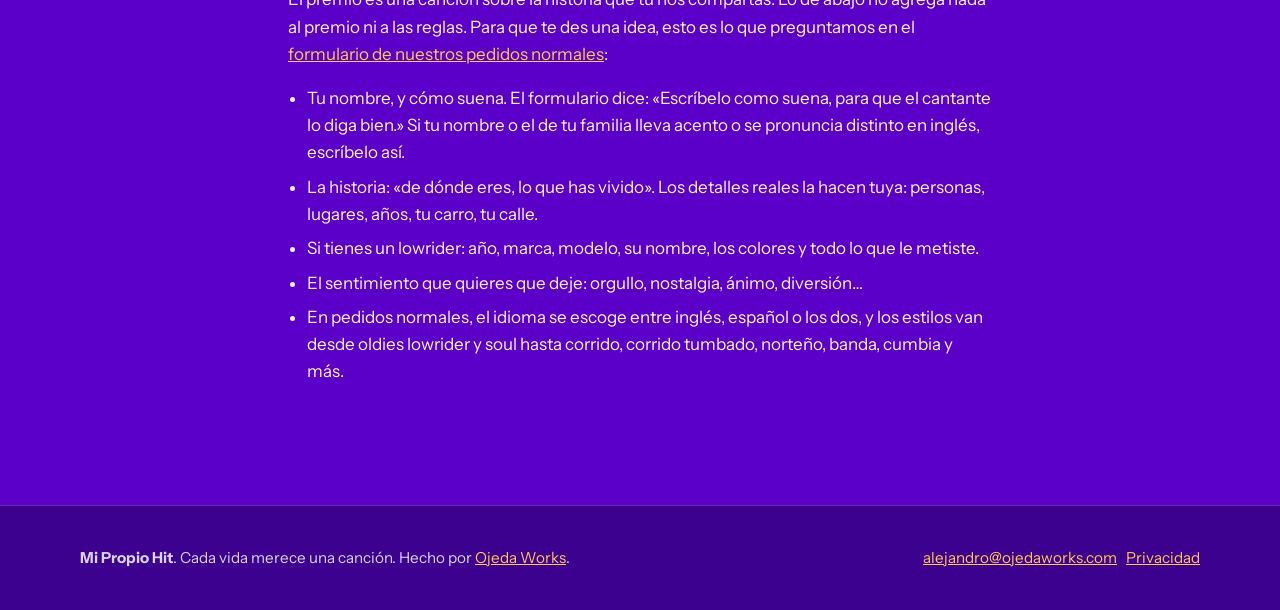
<file: sorteo.html>
<!doctype html>
<html lang="es">
<head>
<meta charset="utf-8">
<meta name="viewport" content="width=device-width, initial-scale=1">
<title>Reglas del Sorteo de Canciones | Mi Propio Hit</title>
<meta name="description" content="Reglas oficiales del sorteo de My Own Hit: 3 ganadores reciben una canción personal para su ranfla. Cierra el sábado 24 de octubre de 2026.">
<link rel="canonical" href="https://myownhit.com/sorteo.html">
<link rel="alternate" hreflang="es" href="https://myownhit.com/sorteo.html">
<link rel="alternate" hreflang="en" href="https://myownhit.com/giveaway.html">
<link rel="alternate" hreflang="x-default" href="https://myownhit.com/giveaway.html">
<meta name="theme-color" content="#5a00c8">
<link rel="apple-touch-icon" href="assets/apple-touch-icon.png">
<link rel="icon" type="image/png" sizes="32x32" href="assets/favicon-32.png">
<link rel="preconnect" href="https://fonts.googleapis.com">
<link rel="preconnect" href="https://fonts.gstatic.com" crossorigin>
<link href="https://fonts.googleapis.com/css2?family=Instrument+Sans:ital,wght@0,400;0,500;0,600;1,500&family=Shrikhand&display=swap" rel="stylesheet">
<link rel="stylesheet" href="assets/site.css?v=20261016a">
</head>
<body>
<a class="skip" href="#main">Ir al contenido</a>

<header class="top">
  <div class="wrap">
    <a class="brand" href="es.html"><span class="brand-name">Mi Propio Hit</span><span class="brand-tag">Cada vida merece una canción</span></a>
    <nav aria-label="Principal">
      <a href="precios.html">Precios</a>
      <a class="lang" href="giveaway.html" hreflang="en" lang="en">English</a>
    </nav>
  </div>
</header>

<main id="main">
  <section class="legal">
    <div class="wrap narrow">
      <h1 class="pagetitle">Sorteo de canciones gratis</h1>
      <p class="sub">Tres personas ganan una canción personal para su ranfla. Aquí están las reglas, en palabras sencillas.</p>
      <p class="updated">Reglas oficiales · Última actualización: 18 de octubre de 2026</p>

      <h2>No necesitas comprar nada</h2>
      <p>No tienes que comprar nada para participar ni para ganar. Comprar una canción no aumenta tus probabilidades.</p>

      <h2>Quién puede participar</h2>
      <p>Residentes legales de los Estados Unidos de 18 años o más al momento de participar. Nulo donde esté prohibido. Las personas que trabajan para My Own Hit u Ojeda Works, y sus familiares directos, no pueden ganar.</p>

      <h2>Cuándo</h2>
      <p>El sorteo empieza cuando se publica en Instagram y termina el <b>sábado 24 de octubre de 2026 a las 11:59 PM, hora del Pacífico</b>. Lo que llegue después no cuenta.</p>

      <h2>Cómo participar</h2>
      <ol>
        <li>Sigue la cuenta de Instagram que publicó el sorteo.</li>
        <li>Comenta <b>AO</b> en la publicación del sorteo.</li>
        <li>Comparte la publicación, por ejemplo en tu historia o con un amigo.</li>
      </ol>
      <p>Una participación por persona, aunque comentes varias veces. Instagram no nos deja ver todas las veces que se comparte, así que revisamos que sigas la cuenta y que hayas comentado. No cuentan las cuentas falsas o duplicadas.</p>

      <h2>Cómo escogemos a los ganadores</h2>
      <p>El <b>domingo 25 de octubre de 2026</b> escogemos <b>3 ganadores al azar</b> entre todas las participaciones válidas. Tus probabilidades dependen de cuántas personas participen.</p>

      <h2>Cómo avisamos a los ganadores</h2>
      <p>Les escribimos por mensaje directo en Instagram desde la cuenta que publicó el sorteo. Responde en 72 horas, o escogemos a otra persona al azar. <b>Nunca te vamos a pedir dinero, un número de tarjeta ni una contraseña.</b> Si alguien lo hace, no somos nosotros.</p>

      <h2>El premio</h2>
      <p>Cada ganador recibe una canción personal (de 3 a 4 minutos), escrita y producida por My Own Hit sobre la historia que el ganador nos comparta. Valor aproximado: $47 cada una, $141 por los tres premios. No se cambia por dinero y no se puede transferir. Entregamos la canción dentro de 30 días después de recibir los detalles de tu historia.</p>

      <h2>Tu información</h2>
      <p>Solo usamos lo que los ganadores nos compartan para hacer el sorteo y su canción, como explica nuestra <a href="privacidad.html">página de privacidad</a>. No publicamos la canción ni la historia de un ganador sin su permiso por escrito. Los ganadores pagan cualquier impuesto sobre su premio.</p>

      <h2>Instagram</h2>
      <p>Este sorteo no está patrocinado, respaldado ni administrado por Instagram o Meta, ni está asociado con ellos. Al participar, liberas a Instagram y a Meta de cualquier responsabilidad sobre el sorteo.</p>

      <h2>Quién lo organiza</h2>
      <p>Patrocinador: Bara Design Media LLC, que opera My Own Hit y Ojeda Works. 2108 N St, Ste N, Sacramento, CA 95816. Preguntas, o la lista de ganadores después del 25 de octubre: <a href="mailto:alejandro@ojedaworks.com">alejandro@ojedaworks.com</a>. Estas reglas se rigen por las leyes de California. Si hay alguna diferencia entre esta página y la versión en inglés, vale la versión en inglés.</p>

      <hr style="border:0;border-top:1px solid rgba(255,255,255,.15);margin:2.5rem 0 0">
      <h2>Fuera de las reglas: tres consejos para participar</h2>
      <p>Lo que sigue no es parte de las reglas oficiales y no cambia nada de lo de arriba. Lo agregamos el 23 de octubre de 2026 para quien participa desde otra zona o quiere estar listo si gana.</p>

      <h2>¿A qué hora cierra donde vives?</h2>
      <p>El sorteo cierra el sábado 24 de octubre de 2026 a las 11:59 PM, hora del Pacífico. Esa noche todavía aplica el horario de verano, así que en otras zonas de Estados Unidos es:</p>
      <ul>
        <li>Hora del Pacífico (California, Washington, Nevada): sábado 24, 11:59 PM.</li>
        <li>Arizona (casi todo el estado): sábado 24, 11:59 PM.</li>
        <li>Hora de la Montaña (Colorado, Nuevo México, Utah, El Paso): domingo 25, 12:59 AM.</li>
        <li>Hora del Centro (casi todo Texas, Illinois): domingo 25, 1:59 AM.</li>
        <li>Hora del Este (Nueva York, casi toda Florida): domingo 25, 2:59 AM.</li>
        <li>Alaska: sábado 24, 10:59 PM. Hawái: sábado 24, 8:59 PM.</li>
      </ul>
      <p>La hora que vale es la del Pacífico. Si vives en la hora de la Montaña, del Centro o del Este, el cierre te cae en la madrugada del domingo. Para no arriesgarte, participa el sábado.</p>

      <h2>Si alguien te escribe que ganaste</h2>
      <p>Las reglas dicen dos cosas que te protegen: avisamos por mensaje directo en Instagram <b>desde la cuenta que publicó el sorteo</b>, y nunca te vamos a pedir dinero, un número de tarjeta ni una contraseña. Con eso puedes revisar cualquier mensaje:</p>
      <ul>
        <li>Compara el nombre de la cuenta letra por letra con la que publicó el sorteo. Las cuentas falsas suelen copiar la foto y cambiar una letra, o agregar un punto o un guion bajo.</li>
        <li>Si te piden pagar algo para «liberar» o «mandar» tu canción, no somos nosotros. A nosotros no nos pagas nada. Las reglas dicen que los ganadores pagan cualquier impuesto sobre su premio, y ese pago nunca nos lo haces a nosotros.</li>
        <li>Si tienes duda, escríbenos a <a href="mailto:alejandro@ojedaworks.com">alejandro@ojedaworks.com</a>. Hazlo pronto: las reglas dan 72 horas para contestar el mensaje de ganador.</li>
      </ul>

      <h2>Si ganas: ve pensando tu historia</h2>
      <p>El premio es una canción sobre la historia que tú nos compartas. Lo de abajo no agrega nada al premio ni a las reglas. Para que te des una idea, esto es lo que preguntamos en el <a href="empezar.html">formulario de nuestros pedidos normales</a>:</p>
      <ul>
        <li>Tu nombre, y cómo suena. El formulario dice: «Escríbelo como suena, para que el cantante lo diga bien.» Si tu nombre o el de tu familia lleva acento o se pronuncia distinto en inglés, escríbelo así.</li>
        <li>La historia: «de dónde eres, lo que has vivido». Los detalles reales la hacen tuya: personas, lugares, años, tu carro, tu calle.</li>
        <li>Si tienes un lowrider: año, marca, modelo, su nombre, los colores y todo lo que le metiste.</li>
        <li>El sentimiento que quieres que deje: orgullo, nostalgia, ánimo, diversión…</li>
        <li>En pedidos normales, el idioma se escoge entre inglés, español o los dos, y los estilos van desde oldies lowrider y soul hasta corrido, corrido tumbado, norteño, banda, cumbia y más.</li>
      </ul>
    </div>
  </section>
</main>

<footer>
  <div class="wrap">
    <span><b>Mi Propio Hit</b>. Cada vida merece una canción. Hecho por <a href="https://ojedaworks.com">Ojeda Works</a>.</span>
    <span><a href="mailto:alejandro@ojedaworks.com">alejandro@ojedaworks.com</a> &nbsp; <a href="privacidad.html">Privacidad</a></span>
  </div>
</footer>
</body>
</html>
</file>
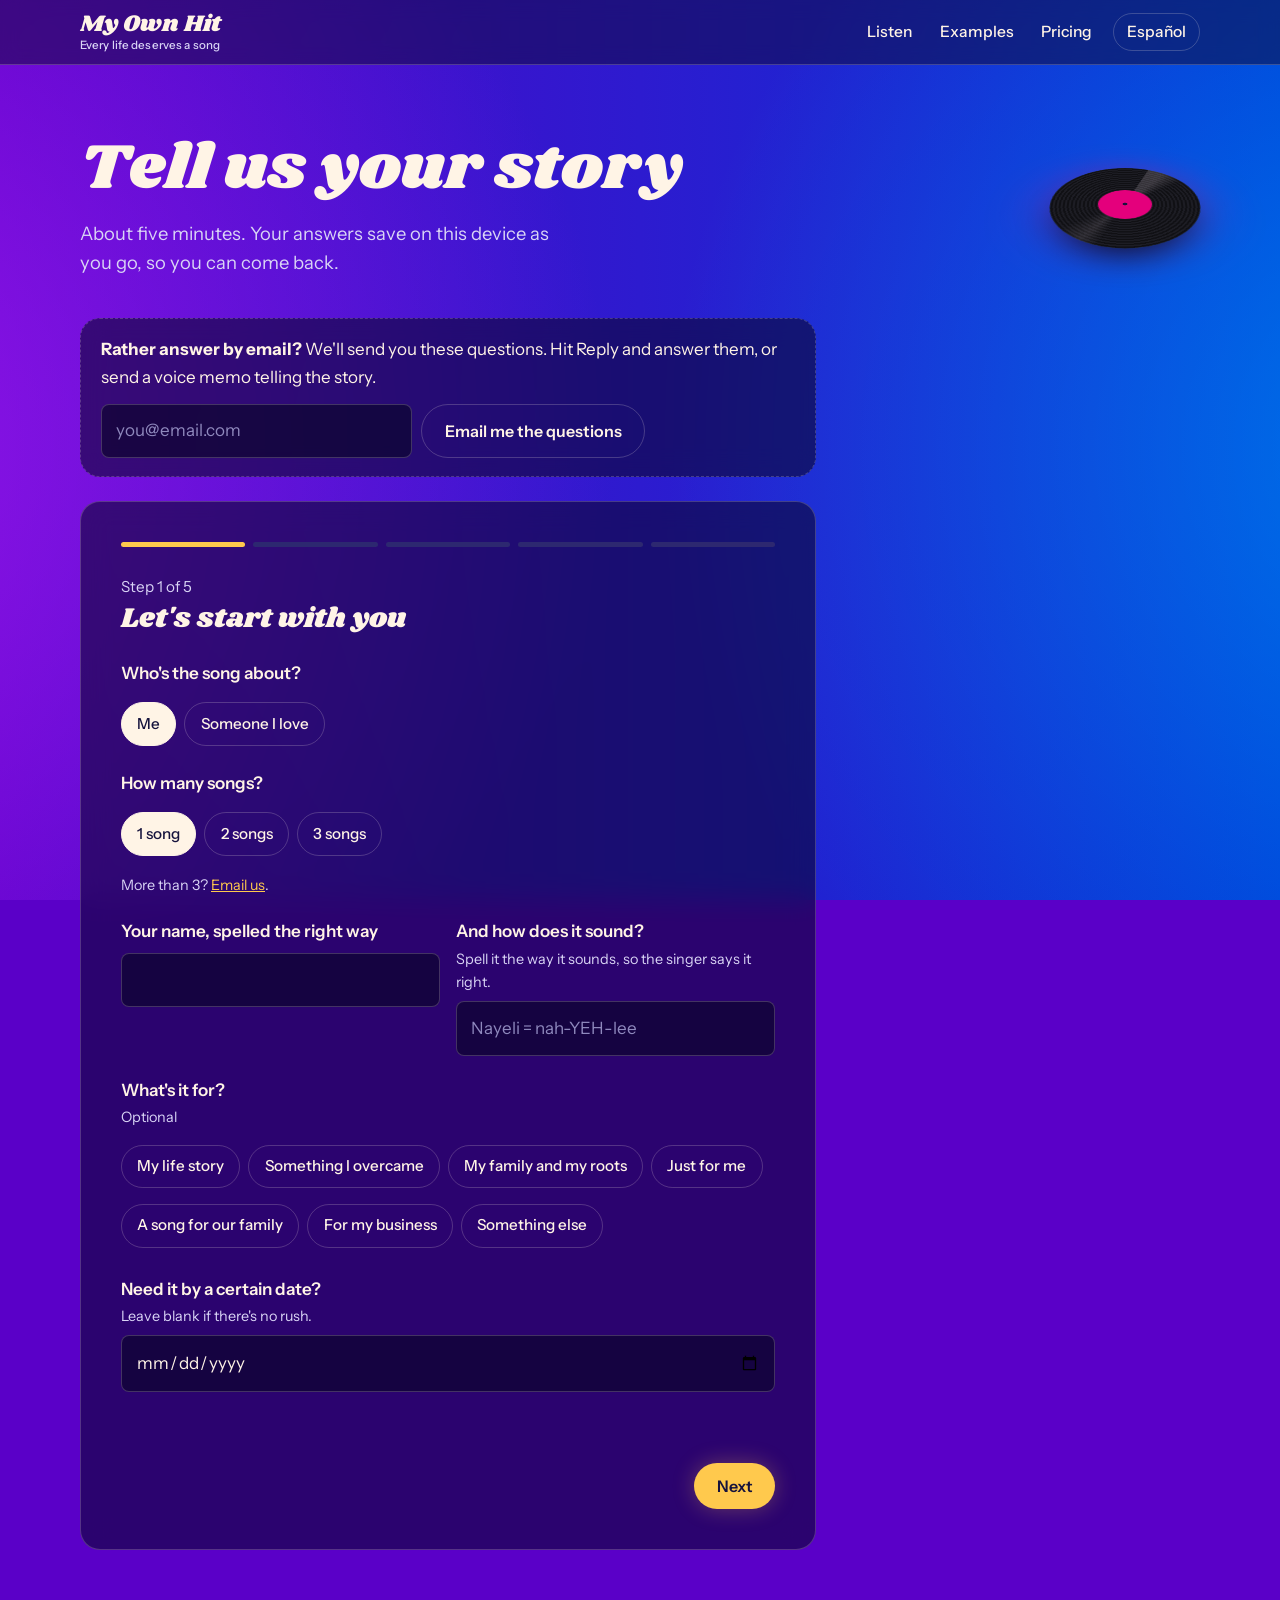
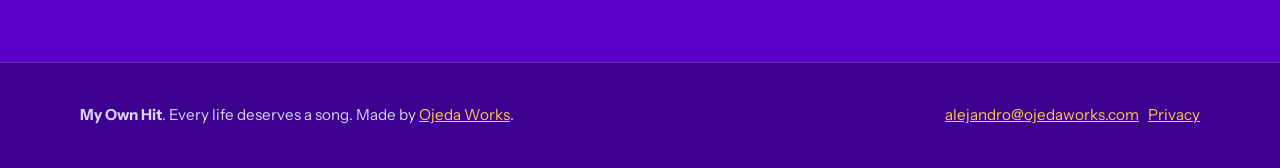
<file: start.html>
<!doctype html>
<html lang="en">
<head>
<meta charset="utf-8">
<meta name="viewport" content="width=device-width, initial-scale=1">
<title>Start your song | My Own Hit</title>
<meta name="description" content="Answer a few questions about the person, and we'll write and produce their song.">
<link rel="canonical" href="https://myownhit.com/start.html">
<link rel="alternate" hreflang="en" href="https://myownhit.com/start.html">
<link rel="alternate" hreflang="es" href="https://myownhit.com/empezar.html">
<link rel="alternate" hreflang="x-default" href="https://myownhit.com/start.html">
<meta property="og:type" content="website">
<meta property="og:title" content="Start your song | My Own Hit">
<meta property="og:description" content="Answer a few questions about the person, and we'll write and produce their song.">
<meta property="og:url" content="https://myownhit.com/start.html">
<meta property="og:image" content="https://myownhit.com/assets/og-card.jpg">
<meta property="og:image:width" content="1200">
<meta property="og:image:height" content="630">
<meta property="og:image:alt" content="My Own Hit: Your story. Your song.">
<meta name="twitter:card" content="summary_large_image">
<meta name="twitter:image" content="https://myownhit.com/assets/og-card.jpg">
<meta name="theme-color" content="#5a00c8">
<link rel="apple-touch-icon" href="assets/apple-touch-icon.png">
<link rel="icon" type="image/png" sizes="32x32" href="assets/favicon-32.png">
<link rel="icon" href="data:image/svg+xml,%3Csvg xmlns='http://www.w3.org/2000/svg' viewBox='0 0 32 32'%3E%3Ccircle cx='16' cy='16' r='15' fill='%23111'/%3E%3Ccircle cx='16' cy='16' r='6' fill='%23e4007c'/%3E%3Ccircle cx='16' cy='16' r='1.5' fill='%23fff4e6'/%3E%3C/svg%3E">
<link rel="preconnect" href="https://fonts.googleapis.com">
<link rel="preconnect" href="https://fonts.gstatic.com" crossorigin>
<link href="https://fonts.googleapis.com/css2?family=Instrument+Sans:ital,wght@0,400;0,500;0,600;1,500&family=Shrikhand&display=swap" rel="stylesheet">
<link rel="stylesheet" href="assets/site.css?v=20261016a">
<script type="application/ld+json">
{
  "@context":"https://schema.org",
  "@type":"Organization",
  "@id":"https://myownhit.com/#org",
  "name":"My Own Hit",
  "alternateName":"Mi Propio Hit",
  "url":"https://myownhit.com/",
  "slogan":"Every life deserves a song",
  "email":"alejandro@ojedaworks.com",
  "parentOrganization":{
    "@type":"Organization",
    "@id":"https://ojedaworks.com/#org",
    "name":"Ojeda Works",
    "url":"https://ojedaworks.com/"
  }
}
</script>
</head>
<body>
<a class="skip" href="#main">Skip to content</a>

<header class="top">
  <div class="wrap">
    <a class="brand" href="./"><span class="brand-name">My Own Hit</span><span class="brand-tag">Every life deserves a song</span></a>
    <nav aria-label="Main">
      <a class="hide-sm" href="./#listen">Listen</a>
      <a class="hide-sm" href="./#examples">Examples</a>
      <a href="pricing.html">Pricing</a>
      <a class="lang" href="empezar.html" hreflang="es" lang="es">Español</a>
    </nav>
  </div>
</header>

<main id="main">
  <section id="start" class="startpage">
    <div class="wrap">
      <h1 class="pagetitle">Tell us your story</h1>
      <p class="sub">About five minutes. Your answers save on this device as you go, so you can come back.</p>
      <div class="byemail">
        <p class="eq-text"><b>Rather answer by email?</b> We'll send you these questions. Hit Reply and answer them, or send a voice memo telling the story.</p>
        <p class="eq-sent" hidden><b>We also emailed you these questions.</b> Rather answer there? Just hit Reply, or send a voice memo telling the story.</p>
        <form class="email-q signup" novalidate>
          <label class="hp">Leave this empty <input type="text" name="_honey" tabindex="-1" autocomplete="off"></label>
          <input type="email" name="email" placeholder="you@email.com" aria-label="Your email" autocomplete="email" required>
          <button class="btn btn-ghost" type="submit">Email me the questions</button>
        </form>
        <p class="eq-msg" aria-live="polite"></p>
      </div>
      <div class="wizard">
        <ol class="progress" aria-hidden="true"><li></li><li></li><li></li><li></li><li></li></ol>

        <form id="song-form" novalidate>
          <label class="hp">Leave this empty <input type="text" name="_honey" tabindex="-1" autocomplete="off"></label>

          <div class="wstep">
            <p class="stepname">Step 1 of 5</p>
            <h3><span data-me="Let&#x27;s start with you" data-them="Who is it about?">Let&#x27;s start with you</span></h3>
            <fieldset class="chips about" data-q="Who's the song about?">
              <legend class="lbl">Who's the song about?</legend>
              <label><input type="radio" name="about" value="me" checked><span>Me</span></label>
              <label><input type="radio" name="about" value="someone"><span>Someone I love</span></label>
            </fieldset>
            <fieldset class="field chips" id="f-songs" data-q="How many songs">
              <legend class="lbl">How many songs?</legend>
              <label><input type="radio" name="songs" value="1" checked><span>1 song</span></label>
              <label><input type="radio" name="songs" value="2"><span>2 songs</span></label>
              <label><input type="radio" name="songs" value="3"><span>3 songs</span></label>
            </fieldset>
            <p class="help songs-help">More than 3? <a href="pricing.html#more">Email us</a>.</p>
            <div class="two">
              <div class="field"><label for="f-recipient"><span data-me="Your name, spelled the right way" data-them="Their name, spelled the right way">Your name, spelled the right way</span></label><input id="f-recipient" name="recipient_name" type="text" required data-q="Song is about" maxlength="60"></div>
              <div class="field"><label for="f-say">And how does it sound?<span class="help">Spell it the way it sounds, so the singer says it right.</span></label><input id="f-say" name="pronunciation" type="text" data-q="How the name sounds" placeholder="Nayeli = nah-YEH-lee"></div>
            </div>
            <div class="field" data-them-only><label for="f-rel">Who are they to you?</label><input id="f-rel" name="relationship" type="text" placeholder="My mom, my wife, my best friend" data-q="Relationship"></div>
            <fieldset class="field chips" id="f-occasion" data-q="Occasion">
              <legend class="lbl">What's it for?<span class="help">Optional</span></legend>
              <label data-me-only><input type="radio" name="occasion" value="My life story"><span>My life story</span></label>
              <label data-me-only><input type="radio" name="occasion" value="Something I overcame"><span>Something I overcame</span></label>
              <label data-me-only><input type="radio" name="occasion" value="My family and my roots"><span>My family and my roots</span></label>
              <label data-me-only><input type="radio" name="occasion" value="Just for me"><span>Just for me</span></label>
              <label data-them-only><input type="radio" name="occasion" value="Birthday"><span>Birthday</span></label>
              <label data-them-only><input type="radio" name="occasion" value="Wedding or anniversary"><span>Wedding or anniversary</span></label>
              <label data-them-only><input type="radio" name="occasion" value="Quinceañera"><span>Quinceañera</span></label>
              <label data-them-only><input type="radio" name="occasion" value="Proposal"><span>Proposal</span></label>
              <label data-them-only><input type="radio" name="occasion" value="For my mom or dad"><span>For my mom or dad</span></label>
              <label data-them-only><input type="radio" name="occasion" value="Tribute or in memory"><span>Tribute or in memory</span></label>
              <label data-them-only><input type="radio" name="occasion" value="Graduation"><span>Graduation</span></label>
              <label data-them-only><input type="radio" name="occasion" value="Just because"><span>Just because</span></label>
              <label><input type="radio" name="occasion" value="A song for our family"><span>A song for our family</span></label>
              <label><input type="radio" name="occasion" value="For my business"><span>For my business</span></label>
              <label><input type="radio" name="occasion" value="Something else"><span>Something else</span></label>
            </fieldset>
            <div class="field"><label for="f-date">Need it by a certain date?<span class="help">Leave blank if there's no rush.</span></label><input id="f-date" name="needed_by" type="date" data-q="Needed by"></div>
          </div>

          <div class="wstep" hidden>
            <p class="stepname">Step 2 of 5</p>
            <h3><span data-me="Tell us your story" data-them="Tell us their story">Tell us your story</span></h3>
            <div class="field"><label for="f-story"><span data-me="Your story: where you&#x27;re from, what you&#x27;ve been through" data-them="Their story: where they&#x27;re from, what they&#x27;ve been through">Your story: where you&#x27;re from, what you&#x27;ve been through</span><span class="help">Real details make it yours: people, places, years, your car, your street.</span></label>
              <textarea id="f-story" name="story" required data-q="Story" placeholder="The neighborhood, the hard years, the comeback, the people who were there" data-me-ph="The neighborhood, the hard years, the comeback, the people who were there" data-them-ph="How you met, what they&#x27;ve been through, what they mean to you"></textarea></div>
            <fieldset class="field chips" id="f-arc" data-q="Story arc">
              <legend class="lbl">How should the story move?</legend>
              <label><input type="radio" name="arc" value="Struggle to comeback"><span>Starts with the struggle, ends with the comeback</span></label>
              <label><input type="radio" name="arc" value="Real and heavy"><span>Stays real and heavy, how it was</span></label>
              <label><input type="radio" name="arc" value="Still being written"><span>Still being written, to be continued</span></label>
              <label><input type="radio" name="arc" value="Good times"><span>Good times the whole way through</span></label>
            </fieldset>
            <div class="field"><label for="f-message">The message: what should people take from it?<span class="help">Any sayings you live by go here too.</span></label>
              <textarea id="f-message" name="message" required data-q="Message" placeholder="Never give up. Family first. &quot;Low and slow, never fast.&quot;"></textarea></div>
            <fieldset class="field chips" id="f-feeling" data-q="Feeling">
              <legend class="lbl">What feeling should it leave people with?</legend>
              <label><input type="checkbox" name="feeling" value="Proud"><span>Proud</span></label>
              <label><input type="checkbox" name="feeling" value="Emotional"><span>Emotional</span></label>
              <label><input type="checkbox" name="feeling" value="Healing"><span>Healing</span></label>
              <label><input type="checkbox" name="feeling" value="Nostalgic"><span>Nostalgic</span></label>
              <label><input type="checkbox" name="feeling" value="Romantic"><span>Romantic</span></label>
              <label><input type="checkbox" name="feeling" value="Hype"><span>Hype</span></label>
              <label><input type="checkbox" name="feeling" value="Poetic"><span>Poetic</span></label>
              <label><input type="checkbox" name="feeling" value="Fun"><span>Fun</span></label>
            </fieldset>
          </div>

          <div class="wstep" hidden>
            <p class="stepname">Step 3 of 5</p>
            <h3>How should it sound?</h3>
            <fieldset class="field chips styles" id="f-style" data-q="Style">
              <legend class="lbl">Style<span class="help">Pick any. Not sure? Choose "You pick."</span></legend>
              <p class="chip-group">Oldies &amp; soul</p>
              <label><input type="checkbox" name="style" value="Lowrider oldies"><span>Lowrider oldies</span></label>
              <label><input type="checkbox" name="style" value="Soul"><span>Soul</span></label>
              <label><input type="checkbox" name="style" value="R&amp;B"><span>R&amp;B</span></label>
              <label><input type="checkbox" name="style" value="Funk"><span>Funk</span></label>
              <label><input type="checkbox" name="style" value="Doo-wop"><span>Doo-wop</span></label>
              <label><input type="checkbox" name="style" value="Motown"><span>Motown</span></label>
              <p class="chip-group">Hip-hop</p>
              <label><input type="checkbox" name="style" value="Hip-hop"><span>Hip-hop</span></label>
              <label><input type="checkbox" name="style" value="Rap"><span>Rap</span></label>
              <label><input type="checkbox" name="style" value="Trap"><span>Trap</span></label>
              <label><input type="checkbox" name="style" value="Boom bap"><span>Boom bap</span></label>
              <p class="chip-group">Latin</p>
              <label><input type="checkbox" name="style" value="Corrido"><span>Corrido</span></label>
              <label><input type="checkbox" name="style" value="Corrido tumbado"><span>Corrido tumbado</span></label>
              <label><input type="checkbox" name="style" value="Norteño"><span>Norteño</span></label>
              <label><input type="checkbox" name="style" value="Banda"><span>Banda</span></label>
              <label><input type="checkbox" name="style" value="Mariachi"><span>Mariachi</span></label>
              <label><input type="checkbox" name="style" value="Ranchera"><span>Ranchera</span></label>
              <label><input type="checkbox" name="style" value="Cumbia"><span>Cumbia</span></label>
              <label><input type="checkbox" name="style" value="Bachata"><span>Bachata</span></label>
              <label><input type="checkbox" name="style" value="Salsa"><span>Salsa</span></label>
              <label><input type="checkbox" name="style" value="Reggaeton"><span>Reggaeton</span></label>
              <label><input type="checkbox" name="style" value="Bolero"><span>Bolero</span></label>
              <label><input type="checkbox" name="style" value="Balada"><span>Balada</span></label>
              <p class="chip-group">Rock &amp; more</p>
              <label><input type="checkbox" name="style" value="Rock"><span>Rock</span></label>
              <label><input type="checkbox" name="style" value="Classic rock"><span>Classic rock</span></label>
              <label><input type="checkbox" name="style" value="Indie"><span>Indie</span></label>
              <label><input type="checkbox" name="style" value="Alternative"><span>Alternative</span></label>
              <label><input type="checkbox" name="style" value="Punk"><span>Punk</span></label>
              <label><input type="checkbox" name="style" value="Metal"><span>Metal</span></label>
              <p class="chip-group">Country &amp; folk</p>
              <label><input type="checkbox" name="style" value="Country"><span>Country</span></label>
              <label><input type="checkbox" name="style" value="Folk"><span>Folk</span></label>
              <label><input type="checkbox" name="style" value="Bluegrass"><span>Bluegrass</span></label>
              <p class="chip-group">Pop &amp; dance</p>
              <label><input type="checkbox" name="style" value="Pop"><span>Pop</span></label>
              <label><input type="checkbox" name="style" value="Dance"><span>Dance</span></label>
              <label><input type="checkbox" name="style" value="Electronic"><span>Electronic</span></label>
              <p class="chip-group">Smooth &amp; classic</p>
              <label><input type="checkbox" name="style" value="Jazz"><span>Jazz</span></label>
              <label><input type="checkbox" name="style" value="Blues"><span>Blues</span></label>
              <label><input type="checkbox" name="style" value="Gospel"><span>Gospel</span></label>
              <label><input type="checkbox" name="style" value="Classical"><span>Classical</span></label>
              <label><input type="checkbox" name="style" value="Acoustic"><span>Acoustic</span></label>
              <p class="chip-group">Not sure?</p>
              <label><input type="checkbox" name="style" value="You pick"><span>You pick</span></label>
            </fieldset>
            <div class="field style-other"><label for="f-style-other">Something else?<span class="help">Optional. Type any style that isn't listed.</span></label><input id="f-style-other" name="style_other" type="text" data-q="Other style"></div>
            <fieldset class="field chips" id="f-language" data-required data-q="Language">
              <legend class="lbl">Language</legend>
              <label><input type="radio" name="language" value="English"><span>English</span></label>
              <label><input type="radio" name="language" value="Spanish"><span>Spanish</span></label>
              <label><input type="radio" name="language" value="Both"><span>Both</span></label>
            </fieldset>
            <fieldset class="field chips" id="f-voice" data-q="Voice">
              <legend class="lbl">Voice</legend>
              <label><input type="radio" name="voice" value="Male"><span>Male</span></label>
              <label><input type="radio" name="voice" value="Female"><span>Female</span></label>
              <label><input type="radio" name="voice" value="Duet"><span>Duet</span></label>
              <label><input type="radio" name="voice" value="No preference"><span>No preference</span></label>
            </fieldset>
            <div class="field"><label for="f-fav">Who do you love listening to?<span class="help">Name at least 2 or 3 artists, groups, or songs with the sound you want. More is great. Add anything else you want in the song too.</span></label>
              <textarea id="f-fav" name="favorites" required data-q="Favorite artists" placeholder="War, Malo, The Delfonics. And a shout-out to my car club."></textarea></div>
            <fieldset class="field chips" id="f-lyrics" data-required data-q="Cursing">
              <legend class="lbl">Is cursing OK in the song?</legend>
              <label><input type="radio" name="lyrics" value="Clean"><span>No, keep it clean</span></label>
              <label><input type="radio" name="lyrics" value="Explicit OK"><span>Yes, cursing is OK</span></label>
            </fieldset>
            <div class="field car"><label for="f-car">Got a lowrider? Tell us everything about it<span class="help">Optional. Year, make, model, its name, the colors, and everything that went into it: paint, chrome, hydraulics, interior, rims, how long it took, who helped you build it.</span></label>
              <textarea id="f-car" name="car" data-q="Lowrider" placeholder="1964 Impala, &quot;La Reina,&quot; candy red, gold leaf, 3 pumps, built it with my dad over 6 years"></textarea></div>
          </div>

          <div class="wstep" hidden>
            <p class="stepname">Step 4 of 5</p>
            <h3>About you</h3>
            <div class="two">
              <div class="field"><label for="f-name">Your name</label><input id="f-name" name="your_name" type="text" required autocomplete="name" data-q="Your name"></div>
              <div class="field"><label for="f-email">Your email</label><input id="f-email" name="email" type="email" required autocomplete="email" data-q="Email"></div>
            </div>
            <div class="field"><label for="f-phone">Phone<span class="help">In case we need to reach you about the song.</span></label><input id="f-phone" name="phone" type="tel" autocomplete="tel" required pattern="\D*(\d\D*){10,}" placeholder="(707) 555-0123" data-q="Phone"></div>
            <fieldset class="field chips" id="f-heard_from" data-q="Found us through">
              <legend class="lbl">How did you find us?</legend>
              <label><input type="radio" name="heard_from" value="Instagram"><span>Instagram</span></label>
              <label><input type="radio" name="heard_from" value="TikTok"><span>TikTok</span></label>
              <label><input type="radio" name="heard_from" value="Facebook"><span>Facebook</span></label>
              <label><input type="radio" name="heard_from" value="Google"><span>Google</span></label>
              <label><input type="radio" name="heard_from" value="A friend"><span>A friend</span></label>
              <label><input type="radio" name="heard_from" value="Other"><span>Other</span></label>
            </fieldset>
            <label class="check"><input type="checkbox" name="send_examples" value="Yes" data-q="Send demos first"><span>Send me demos in my style before I pay</span></label>
          </div>

          <div class="wstep" hidden>
            <p class="stepname">Step 5 of 5</p>
            <h3>Check your answers</h3>
            <dl id="review" class="review"></dl>
            <p class="fine">Next: lock in your price. Then within 2–3 days we go over your story, and we'll text or email you if anything needs clarifying.</p>
          </div>

          <p id="w-err" class="err" role="alert"></p>
          <div class="nav">
            <button class="btn btn-ghost" type="button" data-go="back" data-hide-first>Back</button>
            <button class="btn btn-gold" type="button" data-go="next" data-hide-last>Next</button>
            <button id="w-copy" class="btn btn-ghost" type="button" data-go="copy" hidden>Copy my answers</button>
            <button id="w-send" class="btn btn-gold" type="submit" data-show-last>Send my song request</button>
          </div>
        </form>

        <div id="w-done" class="done" hidden>
          <h3 tabindex="-1">Your story is in.</h3>
          <div class="pay" hidden>
            <p><span data-launch-only hidden>Lock in your launch price now. </span>If we can't make your song, you get a full refund.</p>
            <a class="btn btn-gold pay-btn" href="#" target="_blank" rel="noopener">Pay <span class="pay-amt"></span></a>
          </div>
          <p class="no-pay">You'll get an email with how to pay.</p>
          <p>Within 2–3 days we go over your story. If anything needs clarifying, we'll reach out by text or email with a quick question. Once everything's set, your song is usually ready in 2–5 days.</p>
          <p class="welcome-note" hidden>We just sent a welcome email with next steps. If you don't see it, check your spam folder.</p>
          <button id="w-next" class="btn btn-gold" type="button" hidden>Start the next song</button>
        </div>
      </div>
    </div>
  </section>
</main>

<footer>
  <div class="wrap">
    <span><b>My Own Hit</b>. Every life deserves a song. Made by <a href="https://ojedaworks.com">Ojeda Works</a>.</span>
    <span><a href="mailto:alejandro@ojedaworks.com">alejandro@ojedaworks.com</a> &nbsp; <a href="privacy.html">Privacy</a></span>
  </div>
</footer>

<script src="assets/demos.js?v=20261016a"></script>
<script src="assets/prices.js?v=20261022a"></script>
<script src="assets/site.js?v=20261022a"></script>
<script src="assets/motion.js?v=20261016a"></script>
</body>
</html>
</file>
<file: assets/site.css>
:root{
  --ink:#16133d;
  --ink-2:#211d55;
  --ink-3:#2d2870;
  --rosa:#e4007c;
  --marigold:#f6a821;
  --paper:#fff4e6;
  --muted:#c4bfe3;
  --line:rgba(255,244,230,.16);
  --display:"Shrikhand",Georgia,serif;
  --body:"Instrument Sans",system-ui,sans-serif;
  --r-sm:.5rem;
  --r-lg:1.25rem;
}
*{box-sizing:border-box}
[hidden]{display:none!important}
html{scroll-behavior:smooth}
@media (prefers-reduced-motion:reduce){html{scroll-behavior:auto}}
body{margin:0;background:var(--ink);color:var(--paper);font:400 1.0625rem/1.6 var(--body);-webkit-font-smoothing:antialiased}
img,canvas{display:block;max-width:100%}
a{color:var(--marigold)}
:focus-visible{outline:3px solid var(--marigold);outline-offset:3px;border-radius:4px}
.skip{position:absolute;left:-999px;top:0;background:var(--marigold);color:var(--ink);padding:.6rem 1rem;z-index:50}
.skip:focus{left:1rem;top:1rem}
.wrap{width:min(1120px,100% - 32px);margin-inline:auto}
.narrow{max-width:44rem}

/* header */
.top{position:sticky;top:0;z-index:20;background:rgba(22,19,61,.88);-webkit-backdrop-filter:blur(10px);backdrop-filter:blur(10px);border-bottom:1px solid var(--line)}
.top .wrap{display:flex;align-items:center;gap:1.5rem;min-height:64px}
.brand{font:400 1.45rem/1 var(--display);color:var(--paper);text-decoration:none}
.top nav{display:flex;gap:1.25rem;margin-left:auto;align-items:center}
.top nav a{color:var(--paper);text-decoration:none;font-weight:500;font-size:.975rem}
.top nav a:hover{color:var(--marigold)}
.top nav .lang{border:1px solid var(--line);padding:.3rem .65rem;border-radius:999px}
@media (max-width:720px){.top nav .hide-sm{display:none}}

/* buttons */
.btn{display:inline-flex;align-items:center;justify-content:center;gap:.5rem;font:600 1rem/1 var(--body);padding:.95rem 1.4rem;border-radius:999px;border:0;cursor:pointer;text-decoration:none;transition:transform .12s ease,background .15s ease}
.btn:active{transform:scale(.97)}
.btn-gold{background:var(--marigold);color:var(--ink)}
.btn-gold:hover{background:#ffbb45}
.btn-ghost{background:transparent;color:var(--paper);border:1.5px solid var(--line)}
.btn-ghost:hover{border-color:var(--paper)}
.btn[disabled]{opacity:.55;cursor:wait}

/* hero */
.hero{position:relative;overflow:hidden}
.hero::before{content:"";position:absolute;right:-10%;top:5%;width:70%;aspect-ratio:1;background:radial-gradient(circle,rgba(228,0,124,.28),transparent 62%);pointer-events:none}
.hero .wrap{position:relative}
.hero .wrap{display:grid;grid-template-columns:1fr 1.05fr;align-items:center;gap:2rem;min-height:calc(100svh - 64px);padding-block:2.5rem}
.hero h1{font:400 clamp(2.6rem,6.2vw,5rem)/1.02 var(--display);margin:0 0 1.25rem;letter-spacing:-.01em}
.hero .lede{font-size:1.2rem;color:var(--muted);max-width:34rem;margin:0 0 .9rem}
.hero .gift{margin:0 0 1.75rem;font-weight:500}
.namebox{background:var(--ink-2);border:1px solid var(--line);border-radius:var(--r-lg);padding:1.1rem;max-width:30rem}
.namebox label{display:block;font-weight:600;margin-bottom:.55rem}
.namebox .row{display:flex;gap:.6rem;flex-wrap:wrap}
.namebox input{flex:1 1 12rem;min-width:0}
.namebox .hint{margin:.6rem 0 0;font-size:.875rem;color:var(--muted)}
.stage{position:relative;aspect-ratio:1/1;width:100%;max-width:640px;justify-self:center}
.stage canvas{width:100%!important;height:100%!important;touch-action:pan-y}
.stage .fallback{position:absolute;inset:8%;border-radius:50%;background:repeating-radial-gradient(circle,#111 0 2px,#1d1d1d 2px 4px);display:grid;place-items:center}
.stage .fallback span{width:36%;aspect-ratio:1;border-radius:50%;background:var(--rosa);display:grid;place-items:center;font:400 1.1rem/1.1 var(--display);text-align:center;padding:1rem;color:var(--paper)}
.stage.gl .fallback{display:none}
@media (max-width:880px){
  .hero .wrap{grid-template-columns:1fr;min-height:0;padding-block:1.5rem 3rem}
  .stage{order:-1;max-width:460px;aspect-ratio:5/2.8;margin-top:-.5rem}
}

/* inputs */
input[type=text],input[type=email],input[type=tel],input[type=date],select,textarea{
  font:inherit;color:var(--paper);background:var(--ink);border:1.5px solid var(--line);border-radius:var(--r-sm);padding:.8rem .9rem;width:100%}
input::placeholder,textarea::placeholder{color:#8f89bd}
input:focus,select:focus,textarea:focus{border-color:var(--marigold);outline:none;box-shadow:0 0 0 3px rgba(246,168,33,.25)}
textarea{min-height:7.5rem;resize:vertical}
select{appearance:none;background-image:linear-gradient(45deg,transparent 50%,var(--paper) 50%),linear-gradient(135deg,var(--paper) 50%,transparent 50%);background-position:calc(100% - 20px) 55%,calc(100% - 14px) 55%;background-size:6px 6px;background-repeat:no-repeat;padding-right:2.5rem}
[aria-invalid=true]{border-color:#ff6b9d}

/* sections */
section{padding-block:clamp(4rem,9vw,7rem)}
h2{font:400 clamp(2rem,4.4vw,3.2rem)/1.05 var(--display);margin:0 0 1rem}
.sub{color:var(--muted);font-size:1.15rem;margin:0 0 2.5rem;max-width:40rem}
.band{background:var(--ink-2)}

/* tracklist */
.side{display:grid;grid-template-columns:minmax(0,1fr) minmax(0,1fr);gap:2.5rem;align-items:start}
@media (max-width:880px){.side{grid-template-columns:1fr}}
.tracks{list-style:none;margin:0;padding:0;border-top:1px solid var(--line)}
.tracks li{border-bottom:1px solid var(--line)}
.track{all:unset;box-sizing:border-box;display:grid;grid-template-columns:2.25rem 1fr auto;gap:1rem;align-items:center;width:100%;padding:1rem .25rem;cursor:pointer}
.track:focus-visible{outline:3px solid var(--marigold)}
.track .n{font:400 1.2rem/1 var(--display);color:var(--muted)}
.track .t{font-weight:600;font-size:1.08rem}
.track .m{display:block;font-weight:400;font-size:.9rem;color:var(--muted)}
.track .d{font-size:.9rem;color:var(--muted);font-variant-numeric:tabular-nums}
.track:hover .t{color:var(--marigold)}
.track[aria-pressed=true] .n,.track[aria-pressed=true] .t{color:var(--marigold)}
.track.soon{cursor:default;opacity:.6}
.track.soon:hover .t{color:inherit}
.player{position:sticky;top:84px;background:var(--ink);border:1px solid var(--line);border-radius:var(--r-lg);padding:1.4rem}
.player .now{font-size:.9rem;color:var(--muted);margin:0}
.player .title{font:400 1.6rem/1.15 var(--display);margin:.3rem 0 1rem}
.player .ctrl{display:flex;align-items:center;gap:1rem}
.player .play{width:56px;height:56px;border-radius:50%;padding:0;flex:none}
.player .bar{flex:1;height:6px;border-radius:3px;background:var(--ink-3);position:relative;cursor:pointer}
.player .bar i{position:absolute;inset:0 auto 0 0;width:0;background:var(--rosa);border-radius:3px}
.player .time{font-size:.85rem;color:var(--muted);font-variant-numeric:tabular-nums;min-width:5.5rem;text-align:right}
.player .note{margin:1rem 0 0;font-size:.9rem;color:var(--muted)}

/* lyric examples */
.lyrics{display:grid;grid-template-columns:repeat(auto-fit,minmax(min(100%,300px),1fr));gap:1.25rem}
.lyric{background:var(--ink);border-left:4px solid var(--rosa);border-radius:0 var(--r-sm) var(--r-sm) 0;padding:1.4rem 1.4rem 1.2rem}
.lyric:nth-child(even){border-left-color:var(--marigold)}
.lyric h3{margin:0 0 .25rem;font-size:1.1rem}
.lyric .style{margin:0 0 1rem;color:var(--muted);font-size:.9rem}
.lyric blockquote{margin:0;font:italic 500 1.12rem/1.55 var(--body);white-space:pre-line}
.fine{font-size:.9rem;color:var(--muted);margin-top:1.5rem}

/* steps */
.steps{list-style:none;margin:0;padding:0;display:grid;grid-template-columns:repeat(auto-fit,minmax(min(100%,220px),1fr));gap:2rem;counter-reset:s}
.steps li{counter-increment:s}
.steps li::before{content:counter(s);display:block;font:400 2.8rem/1 var(--display);color:var(--rosa);margin-bottom:.5rem}
.steps h3{margin:0 0 .4rem;font-size:1.15rem}
.steps p{margin:0;color:var(--muted)}

/* wizard */
.wizard{background:var(--ink-2);border:1px solid var(--line);border-radius:var(--r-lg);padding:clamp(1.25rem,4vw,2.5rem);max-width:46rem}
.progress{display:flex;gap:.5rem;margin:0 0 1.75rem;padding:0;list-style:none}
.progress li{flex:1;height:5px;border-radius:3px;background:var(--ink-3)}
.progress li.on{background:var(--marigold)}
.stepname{font-size:.95rem;color:var(--muted);margin:0 0 .25rem}
.wizard h3{font:400 1.75rem/1.15 var(--display);margin:0 0 1.5rem}
.field{margin-bottom:1.3rem}
.field>label,.field>.lbl{display:block;font-weight:600;margin-bottom:.45rem}
.field .help{display:block;font-weight:400;font-size:.9rem;color:var(--muted);margin-top:.15rem}
.two{display:grid;grid-template-columns:1fr 1fr;gap:1rem}
@media (max-width:560px){.two{grid-template-columns:1fr}}
.chips{display:flex;flex-wrap:wrap;gap:.5rem;border:0;margin:0 0 1.3rem;padding:0}
.chips legend{padding:0;margin-bottom:.45rem;float:left;width:100%}
.chips label{position:relative}
.chips input{position:absolute;opacity:0;inset:0;cursor:pointer}
.chips label>span{display:inline-block;padding:.55rem .95rem;border:1.5px solid var(--line);border-radius:999px;font-weight:500;font-size:.95rem;cursor:pointer;user-select:none}
.chips label>input:checked+span{background:var(--paper);color:var(--ink);border-color:var(--paper)}
.chips label>input:focus-visible+span{outline:3px solid var(--marigold);outline-offset:2px}
.check{display:flex;gap:.7rem;align-items:flex-start;margin-bottom:.9rem;cursor:pointer}
.check input{width:1.2rem;height:1.2rem;margin-top:.2rem;accent-color:var(--marigold);flex:none}
.nav{display:flex;justify-content:space-between;gap:1rem;margin-top:2rem;flex-wrap:wrap}
.nav [data-go=next],.nav [type=submit]{margin-left:auto}
.err{color:#ff8db5;font-size:.95rem;margin:.75rem 0 0;min-height:1.2em}
.review{border-top:1px solid var(--line);margin:0}
.review div{display:grid;grid-template-columns:10rem 1fr;gap:1rem;padding:.65rem 0;border-bottom:1px solid var(--line)}
.review dt{color:var(--muted);font-size:.95rem}
.review dd{margin:0;white-space:pre-wrap;word-break:break-word}
@media (max-width:560px){.review div{grid-template-columns:1fr;gap:.15rem}}
.done{text-align:left}
.done h3{color:var(--marigold)}

/* email capture */
.signup{display:grid;grid-template-columns:1fr auto;gap:.6rem;max-width:34rem}
@media (max-width:480px){.signup{grid-template-columns:1fr}}
.signup-msg{margin:.75rem 0 0;min-height:1.4em;color:var(--muted)}

/* faq */
.faq details{border-bottom:1px solid var(--line);padding:1.1rem 0}
.faq summary{cursor:pointer;font-weight:600;font-size:1.1rem;list-style:none;display:flex;justify-content:space-between;gap:1rem}
.faq summary::after{content:"+";font:400 1.5rem/1 var(--display);color:var(--marigold)}
.faq details[open] summary::after{content:"–"}
.faq p{color:var(--muted);margin:.75rem 0 0}

footer{border-top:1px solid var(--line);padding:2.5rem 0;color:var(--muted);font-size:.95rem}
footer .wrap{display:flex;gap:1.5rem;flex-wrap:wrap;justify-content:space-between}
.hp{position:absolute;left:-9999px}

/* lead capture in the hero */
.namebox label{margin-top:.9rem}
.namebox label:first-of-type{margin-top:0}
.namebox #hero-name{width:100%}
.lead-msg{margin:.6rem 0 0}
.lead-msg:empty{display:none}

/* standalone pages */
.pagetitle{font:400 clamp(2.4rem,5.5vw,4rem)/1.03 var(--display);margin:0 0 1rem}
.startpage,.pricepage{padding-top:clamp(2.5rem,6vw,4.5rem)}
.song-count{margin:0 0 .75rem;font-weight:600;color:var(--marigold)}
#w-next{margin-top:1rem}
.top nav a[aria-current=page]{color:var(--marigold)}

/* pricing */
.tiers{display:grid;grid-template-columns:repeat(auto-fit,minmax(min(100%,250px),1fr));gap:1.25rem;margin-bottom:1.25rem}
.tier{background:var(--ink-2);border:1px solid var(--line);border-radius:var(--r-lg);padding:1.75rem;display:flex;flex-direction:column;gap:.25rem}
.tier h2{font:600 1.15rem/1.3 var(--body);margin:0}
.tier .price{font:400 2.8rem/1.1 var(--display);margin:.5rem 0;color:var(--marigold)}
.tier .price.soon{font:600 1.1rem/1.4 var(--body);color:var(--muted);margin:1rem 0 1.1rem}
.tier p{margin:0 0 1.25rem;color:var(--muted)}
.tier .btn{margin-top:auto;align-self:flex-start}
.tier:nth-child(2){border-color:var(--rosa)}
.more{display:flex;justify-content:space-between;align-items:center;gap:1.5rem;flex-wrap:wrap;border:1.5px dashed var(--line);border-radius:var(--r-lg);padding:1.5rem 1.75rem}
.more h2{font:600 1.15rem/1.3 var(--body);margin:0 0 .3rem}
.more p{margin:0;color:var(--muted);max-width:36rem}
.incl-h{font-size:clamp(1.6rem,3vw,2.2rem);margin-top:3.5rem}
.incl{list-style:none;padding:0;margin:0;display:grid;grid-template-columns:repeat(auto-fit,minmax(min(100%,280px),1fr));gap:.6rem 2rem}
.incl li{padding-left:1.6rem;position:relative}
.incl li::before{content:"";position:absolute;left:0;top:.55em;width:.65rem;height:.65rem;border-radius:50%;background:var(--rosa)}

.namebox .about{margin-bottom:.4rem}
.namebox .about legend{font-weight:600;margin-bottom:.55rem}
.wizard .about{margin-bottom:1.5rem}
.namebox .about label{display:inline-block;margin:0}

.byemail{max-width:46rem;border:1.5px dashed var(--line);border-radius:var(--r-lg);padding:1.1rem 1.25rem;margin:0 0 1.5rem}
.byemail p{margin:0 0 .8rem}
.byemail .eq-msg{margin:.6rem 0 0;color:var(--muted)}
.byemail .eq-msg:empty{display:none}
.byemail form[hidden]+.eq-msg{margin-top:0}
.chips legend{font-weight:600}
fieldset[aria-invalid=true] legend{color:#ff8db5}
fieldset[aria-invalid=true] label>span{border-color:#ff8db5}
.sub.small{font-size:1rem;margin-top:-1.5rem}
.tier .save{margin:-.5rem 0 .9rem;font-weight:600;color:var(--rosa);filter:brightness(1.35)}
.tier .price .was{font:500 1.25rem/1 var(--body);color:var(--muted);text-decoration-thickness:2px;vertical-align:middle}
.launch-note{display:inline-block;background:var(--marigold);color:var(--ink);font-weight:600;padding:.45rem .9rem;border-radius:999px;margin:0 0 1.5rem}
.hero .from{margin:-1rem 0 1.5rem;color:var(--muted)}
.hero .from b{color:var(--marigold)}

/* comfortable finger-size tap areas in the top bar (about 44px tall) */
.brand,.top nav a{display:inline-flex;align-items:center;min-height:44px}
.top nav{gap:.35rem 1rem}
.top nav a{padding:0 .35rem}
.top nav .lang{min-height:38px;padding:0 .8rem}
@media (max-width:360px){.brand{font-size:1.25rem}.top .wrap{gap:.75rem}}

/* tablets: bigger record, three price cards in one row */
@media (min-width:600px) and (max-width:880px){
  .stage{max-width:640px;aspect-ratio:16/8}
  .hero .namebox{max-width:36rem}
}
@media (min-width:700px){
  .tiers{grid-template-columns:repeat(3,minmax(0,1fr))}
  .tier{padding:1.5rem}
  .tier .price{font-size:clamp(2.1rem,3.6vw,2.8rem)}
}

/* phones held sideways: text and record side by side so the headline and email box stay on screen */
@media (orientation:landscape) and (max-height:520px){
  .hero .wrap{grid-template-columns:1.1fr .9fr;min-height:0;padding-block:1.25rem 2.5rem;align-items:start}
  .stage{order:0;aspect-ratio:1/1;max-width:340px;margin-top:0;position:sticky;top:76px}
  .hero h1{font-size:clamp(2.2rem,5vw,3rem)}
}
/* smallest phones: keep the brand on one line */
.brand{white-space:nowrap}
@media (max-width:360px){.top nav .lang{padding:0 .6rem}.top nav{gap:.2rem .6rem}}

/* ================= motion layer (motion.js) ================= */
/* sections swing up into place; uses translate/rotate so it never fights the tilt transform */
.moving .wrap,.moving .lyrics,.moving .tiers,.moving .steps,.moving .tracks,.moving .incl,.moving .faq{perspective:1100px}
.moving .reveal{opacity:0;translate:0 34px;rotate:x 16deg;transform-origin:50% 100%;
  transition:opacity .7s ease var(--d,0ms),translate .9s cubic-bezier(.2,.8,.2,1) var(--d,0ms),rotate .9s cubic-bezier(.2,.8,.2,1) var(--d,0ms)}
.moving .reveal.in{opacity:1;translate:0 0;rotate:none}

/* 3D tilt toward the mouse + moving light sheen */
.tilt{transform:perspective(900px) rotateX(var(--rx,0deg)) rotateY(var(--ry,0deg));transition:transform .5s cubic-bezier(.2,.8,.2,1);transform-style:preserve-3d}
.tilt:not(.player){position:relative}
.tilt.tilting{transition:transform .08s linear}
.tilt::after{content:"";position:absolute;inset:0;border-radius:inherit;pointer-events:none;opacity:0;transition:opacity .3s;
  background:radial-gradient(420px circle at var(--gx,50%) var(--gy,50%),rgba(255,244,230,.10),transparent 45%)}
.tilt.tilting::after{opacity:1}

/* rotating 3D ring of music styles */
.styles-band{padding-block:clamp(2.5rem,6vw,4rem);overflow:hidden;background:linear-gradient(180deg,var(--ink),var(--ink-2))}
.styles-band .cap{text-align:center;color:var(--muted);margin:0 0 1.5rem;font-weight:500}
.styles-ring{--r:min(420px,44vw);height:5.5rem;perspective:1200px;display:grid;place-items:center}
.styles-ring ul{list-style:none;margin:0;padding:0;position:relative;width:1px;height:1px;transform-style:preserve-3d;animation:ring 36s linear infinite}
.styles-ring li{position:absolute;left:0;top:0;translate:-50% -50%;white-space:nowrap;
  transform:rotateY(calc(var(--i) * 30deg)) translateZ(var(--r));backface-visibility:hidden;
  font:400 clamp(1.5rem,4.2vw,2.6rem)/1 var(--display);color:var(--paper)}
.styles-ring li:nth-child(3n+1){color:var(--marigold)}
.styles-ring li:nth-child(3n+2){color:#ff5fb0}
@keyframes ring{to{transform:rotateY(-360deg)}}
.styles-band:hover .styles-ring ul{animation-play-state:paused}
.calm .styles-ring{height:auto;perspective:none}
.calm .styles-ring ul{animation:none;width:auto;height:auto;display:flex;flex-wrap:wrap;justify-content:center;gap:.5rem 1.25rem;transform:none}
.calm .styles-ring li{position:static;translate:none;transform:none;font-size:1.4rem}

/* mini spinning record (questions + pricing pages) */
.startpage .wrap,.pricepage .wrap{position:relative}
.mini-rec{position:absolute;right:0;top:-.5rem;width:clamp(84px,14vw,150px);aspect-ratio:1;perspective:600px;pointer-events:none}
.mini-disc{width:100%;height:100%;border-radius:50%;transform:rotateX(58deg) rotateZ(0);
  background:conic-gradient(from 20deg,rgba(255,236,250,.16) 0 4%,transparent 9% 50%,rgba(255,236,250,.1) 54%,transparent 60%),
    repeating-radial-gradient(circle,#101014 0 2px,#1d1d24 2px 4px);
  box-shadow:0 30px 40px -18px rgba(0,0,0,.7),0 0 60px rgba(228,0,124,.35);display:grid;place-items:center;
  animation:mini 3.2s linear infinite}
.mini-label{width:36%;aspect-ratio:1;border-radius:50%;background:radial-gradient(circle,#16133d 0 6%,var(--rosa) 7% 78%,var(--marigold) 79% 84%,var(--rosa) 85%)}
@keyframes mini{to{transform:rotateX(58deg) rotateZ(360deg)}}
.mini-rec.boost .mini-disc{animation:mini .45s linear 4}
.calm .mini-disc{animation:none}
.startpage .pagetitle,.pricepage .pagetitle,.startpage>.wrap>.sub,.pricepage>.wrap>.sub{padding-right:clamp(90px,15vw,160px)}
@media (max-width:560px){.mini-rec{top:-1.25rem;width:72px}.startpage .pagetitle,.pricepage .pagetitle{padding-right:76px}.startpage>.wrap>.sub,.pricepage>.wrap>.sub{padding-right:0}}

/* equalizer bars next to "Now playing" */
.eq{display:inline-flex;gap:3px;align-items:flex-end;height:14px;vertical-align:-2px}
.eq i{width:3px;height:4px;background:var(--marigold);border-radius:2px}
.eq.on i{animation:eq .9s ease-in-out infinite}
.eq.on i:nth-child(2){animation-delay:-.3s}.eq.on i:nth-child(3){animation-delay:-.6s}.eq.on i:nth-child(4){animation-delay:-.15s}
@keyframes eq{0%,100%{height:3px}50%{height:14px}}
@media (max-width:600px){
  .styles-ring{--r:46vw;height:4rem}
  .styles-ring li{font-size:1.15rem}
}
/* 3D pieces (mini record, style ring) must never cause sideways scrolling; clip keeps sticky elements working */
main{overflow-x:clip}
.hero h1{font-size:clamp(2.3rem,5vw,4.1rem);line-height:1.04;text-wrap:balance}
.nw{white-space:nowrap}

/* FAQ: every answer always visible (no dropdowns) */
.faq .qa{border-bottom:1px solid var(--line);padding:1.4rem 0}
.faq .qa:first-of-type{padding-top:.5rem}
.faq .qa h3{margin:0 0 .5rem;font-size:1.15rem;line-height:1.35}
.faq .qa p{margin:0;color:var(--muted)}
.songs-help{margin:-.6rem 0 1.3rem;font-size:.9rem;color:var(--muted)}

/* "hear demos first" + style buttons on the demo list + play button inside the questions */
.hear-first{display:inline-flex;align-items:center;min-height:44px;margin-top:.25rem;font-weight:600}
.demo-filter{display:flex;flex-wrap:wrap;gap:.5rem;margin:0 0 1rem}
.demo-filter button{font:500 .95rem/1 var(--body);color:var(--paper);background:transparent;border:1.5px solid var(--line);border-radius:999px;padding:.7rem 1rem;min-height:44px;cursor:pointer}
.demo-filter button[aria-pressed=true]{background:var(--paper);color:var(--ink);border-color:var(--paper)}
.style-demo{margin:-.4rem 0 1.4rem}
.style-demo .btn{padding:.7rem 1.1rem;font-size:.95rem}
.done .pay{margin:1rem 0 1.25rem}
.done .pay p{margin:0 0 .8rem}

/* ================= NEON: purple on the left, blue on the right, meeting in the middle ================= */
:root{
  --neon-purple:#b026ff; --neon-blue:#00b3ff;      /* bright edge glow */
  --deep-purple:#5a00c8; --deep-blue:#0036d6;      /* behind text: white 8.5:1 / 7.7:1 */
  --marigold:#ffc94d;                              /* brighter gold: 5.5:1+ on both sides */
  --muted:#d9d4f5;
  --glass:rgba(12,6,48,.58); --glass-2:rgba(12,6,48,.42);
  --line:rgba(255,244,230,.2);
}
body{background:var(--deep-purple)}
/* fixed backdrop (a fixed layer instead of background-attachment, which iPhones ignore) */
body::before{content:"";position:fixed;inset:0;z-index:-1;pointer-events:none;
  background:
    /* bright neon glow on the outer edges */
    radial-gradient(90% 120% at -15% 50%,rgba(176,38,255,.6),transparent 70%),
    radial-gradient(90% 120% at 115% 50%,rgba(0,179,255,.5),transparent 70%),
    /* one smooth blend from purple to blue across the whole page */
    linear-gradient(90deg,var(--deep-purple),var(--deep-blue))}
/* sections let the neon show through */
.band,.styles-band{background:rgba(8,4,36,.22)}
.hero::before{display:none}
.top{background:rgba(14,8,52,.5)}
footer{background:rgba(8,4,36,.35)}
/* cards and forms: dark glass so text stays crisp */
.namebox,.wizard,.tier,.player,.lyric,.byemail,.more{background:var(--glass);-webkit-backdrop-filter:blur(14px);backdrop-filter:blur(14px)}
.lyric{background:var(--glass-2)}
.tier:nth-child(2){border-color:var(--neon-purple);box-shadow:0 0 0 1px rgba(176,38,255,.35),0 0 40px rgba(176,38,255,.25)}
input[type=text],input[type=email],input[type=tel],input[type=date],select,textarea{background:rgba(8,4,36,.6)}
.launch-note{box-shadow:0 0 24px rgba(255,201,77,.35)}
.btn-gold{box-shadow:0 0 22px rgba(255,201,77,.28)}
.btn-gold:hover{background:#ffd76e}

/* style picker: group headings inside the chip list */
.chips .chip-group{flex-basis:100%;margin:.7rem 0 .1rem;font-size:.85rem;font-weight:600;color:var(--muted)}
.chips .chip-group:first-of-type{margin-top:.2rem}
.field.car textarea{min-height:6rem}

/* brand lockup: name + tagline, always together */
.brand{flex-direction:column;align-items:flex-start;justify-content:center;line-height:1;gap:.22rem}
.brand-tag{font:500 .72rem/1 var(--body);color:var(--muted);letter-spacing:.01em;white-space:nowrap}
@media (max-width:360px){.brand-tag{font-size:.62rem}}

/* privacy page */
.legal h2{font:600 1.25rem/1.3 var(--body);margin:2.2rem 0 .6rem}
.legal ul{margin:0;padding-left:1.2rem}
.legal li{margin:.45rem 0}
.legal p,.legal li{color:var(--paper)}
.legal .updated{color:var(--muted);font-size:.9rem;margin:-1.5rem 0 1rem}
</file>
